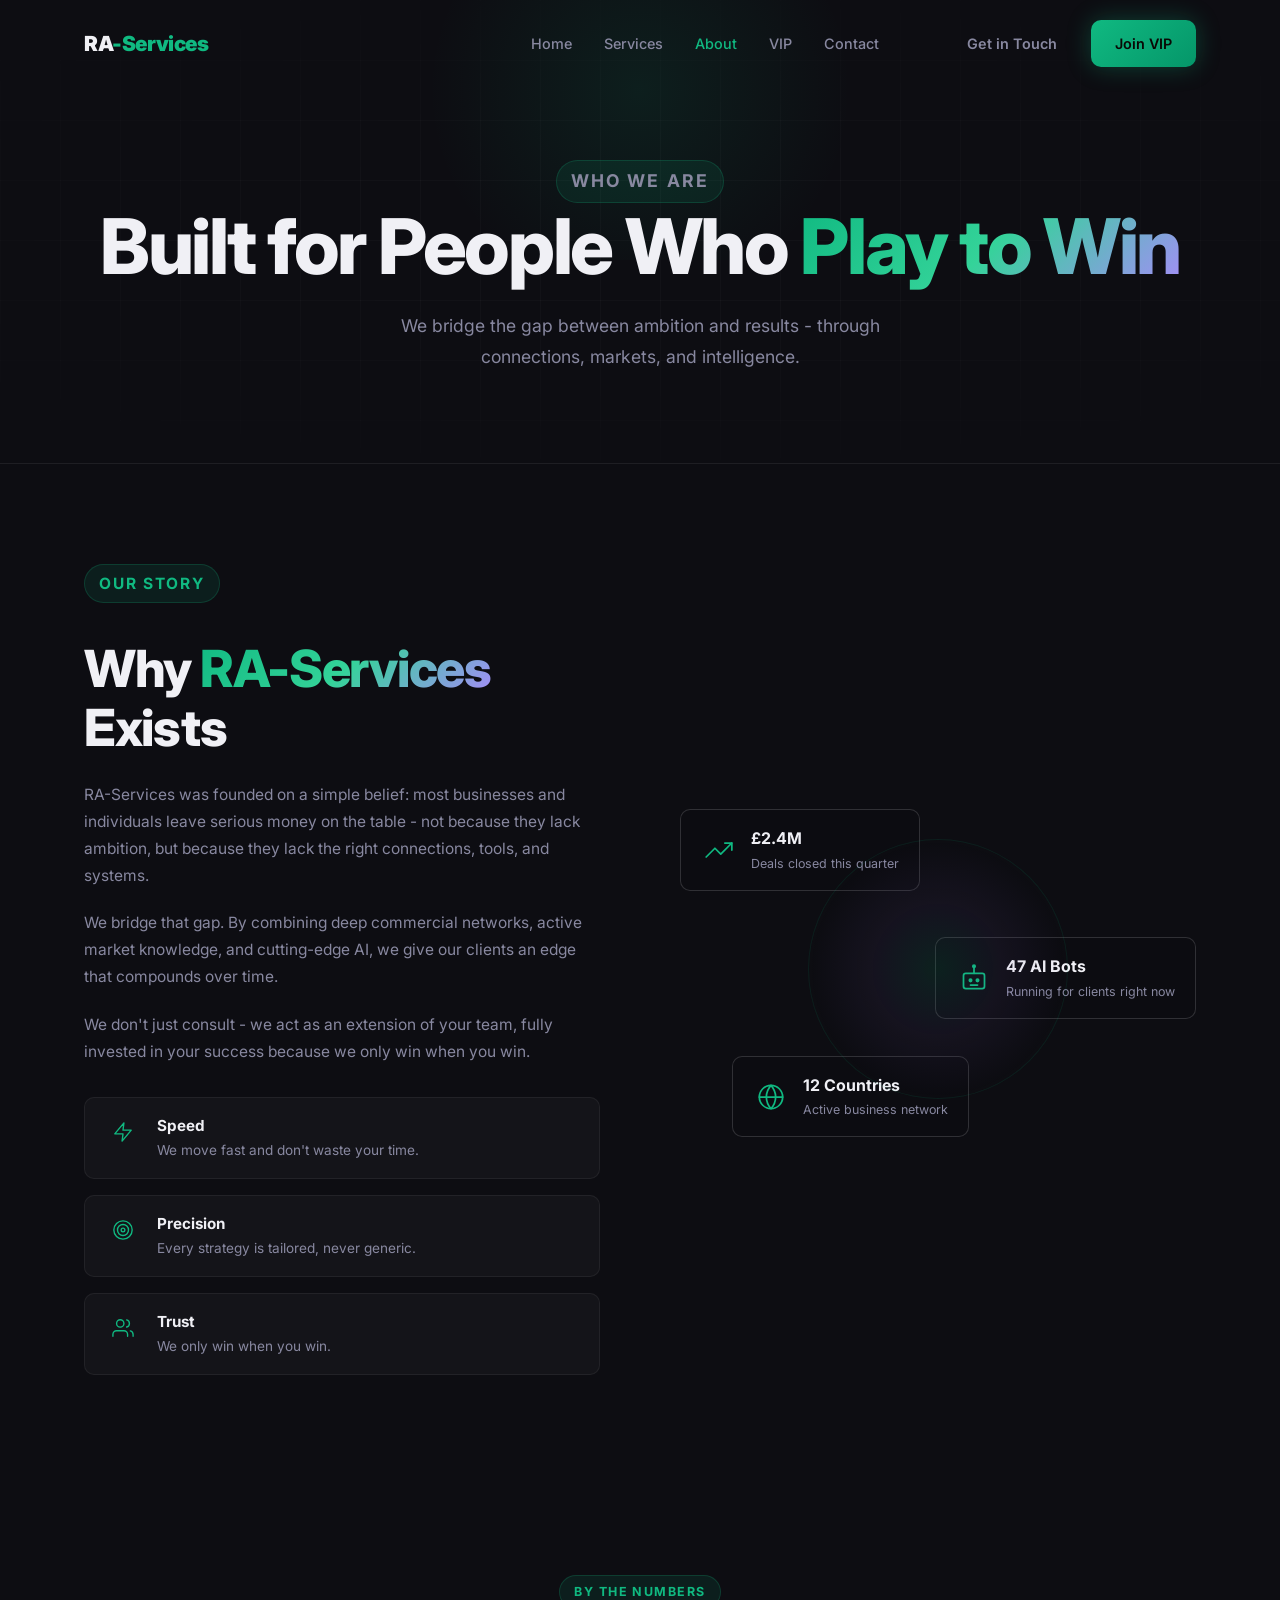
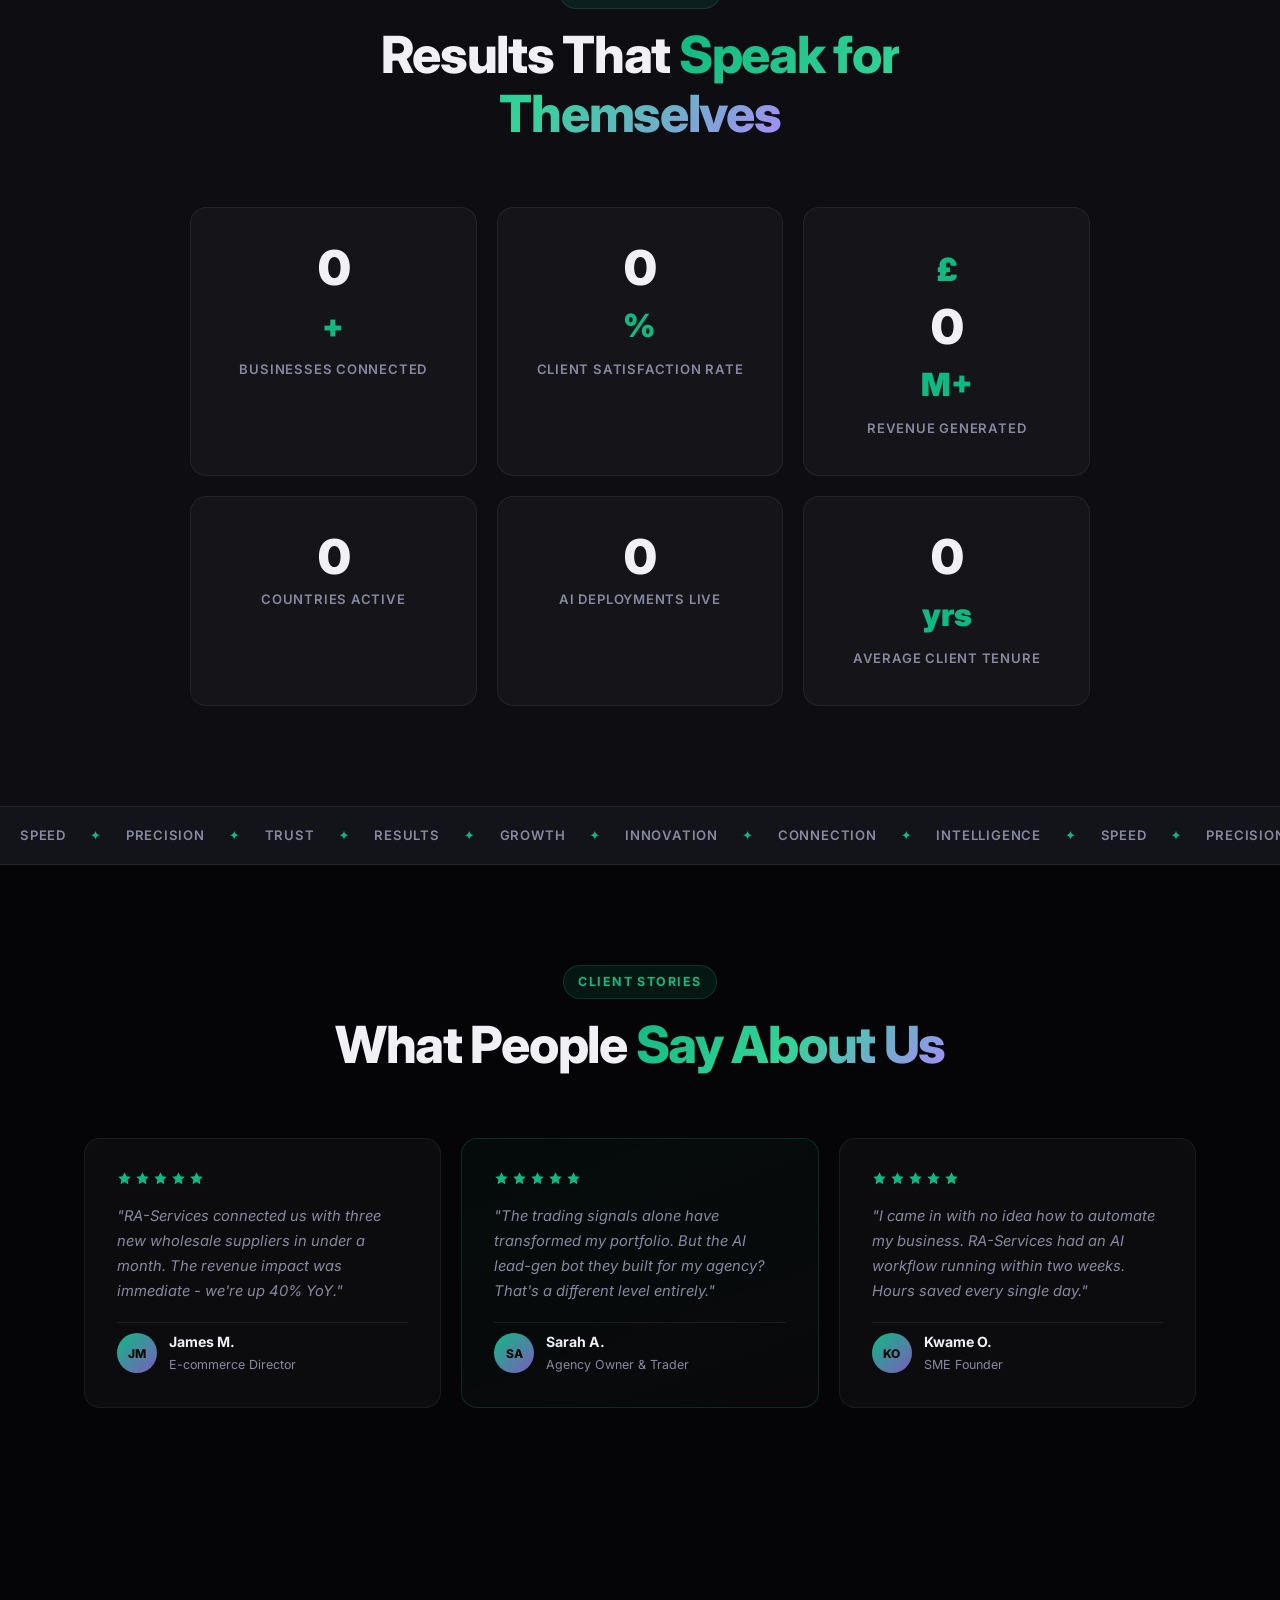
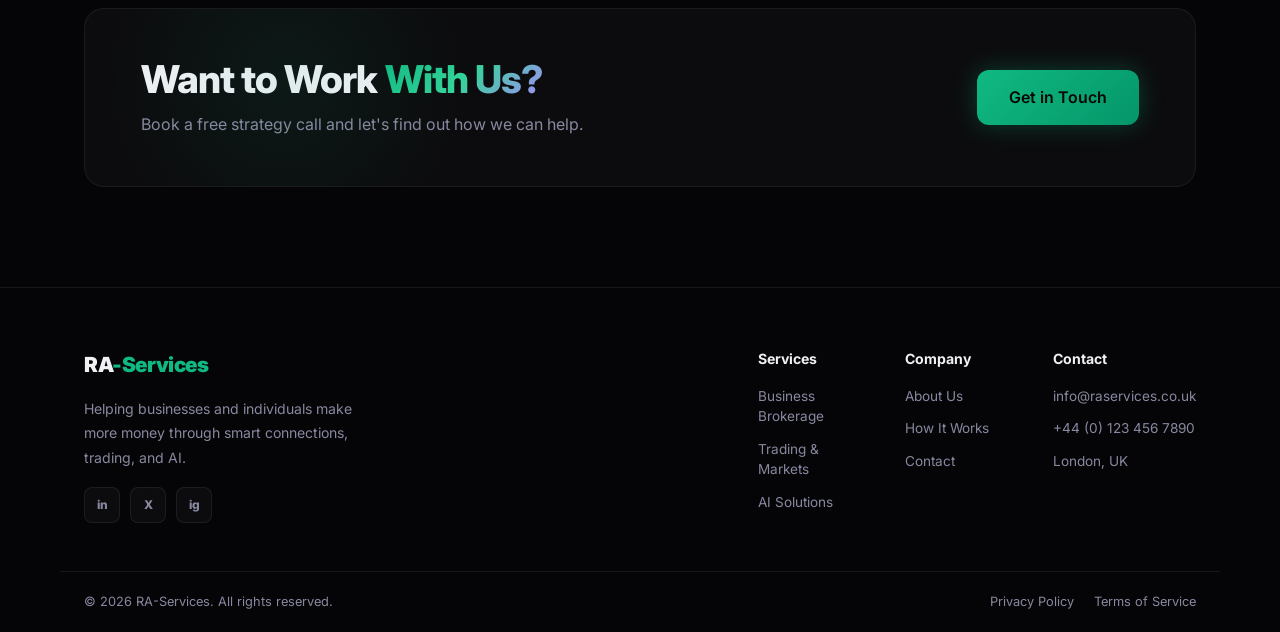
<file: about.html>
<!DOCTYPE html>
<html lang="en">
<head>
  <meta charset="UTF-8" />
  <meta name="viewport" content="width=device-width, initial-scale=1.0" />
  <title>About | RA-Services</title>
  <link rel="stylesheet" href="styles.css" />
  <link rel="preconnect" href="https://fonts.googleapis.com" />
  <link rel="preconnect" href="https://fonts.gstatic.com" crossorigin />
  <link href="https://fonts.googleapis.com/css2?family=Inter:wght@300;400;500;600;700;800;900&display=swap" rel="stylesheet" />
</head>
<body>

  <!-- NAV -->
  <nav class="nav scrolled" id="nav">
    <div class="nav-inner container">
      <a href="index.html" class="logo">RA<span>-Services</span></a>
      <ul class="nav-links">
        <li><a href="index.html">Home</a></li>
        <li><a href="services.html">Services</a></li>
        <li><a href="about.html" class="active">About</a></li>
        <li><a href="vip.html">VIP</a></li>
        <li><a href="contact.html">Contact</a></li>
      </ul>
      <div class="nav-actions">
        <a href="contact.html" class="btn btn-ghost">Get in Touch</a>
        <a href="vip.html" class="btn btn-primary">Join VIP</a>
      </div>
      <button class="hamburger" id="hamburger" aria-label="Menu">
        <span></span><span></span><span></span>
      </button>
    </div>
    <div class="mobile-menu" id="mobileMenu">
      <a href="index.html">Home</a>
      <a href="services.html">Services</a>
      <a href="about.html">About</a>
      <a href="vip.html">VIP</a>
      <a href="contact.html">Contact</a>
      <a href="vip.html" class="btn btn-primary">Join VIP</a>
    </div>
  </nav>

  <!-- PAGE HERO -->
  <section class="page-hero">
    <div class="page-hero-glow"></div>
    <div class="grid-overlay"></div>
    <div class="container">
      <p class="section-tag">Who We Are</p>
      <h1>Built for People Who <span class="gradient-text">Play to Win</span></h1>
      <p>We bridge the gap between ambition and results - through connections, markets, and intelligence.</p>
    </div>
  </section>

  <!-- ABOUT MAIN -->
  <section class="about section" id="about">
    <div class="container about-inner">
      <div class="about-text">
        <p class="section-tag">Our Story</p>
        <h2>Why <span class="gradient-text">RA-Services</span> Exists</h2>
        <p>RA-Services was founded on a simple belief: most businesses and individuals leave serious money on the table - not because they lack ambition, but because they lack the right connections, tools, and systems.</p>
        <p>We bridge that gap. By combining deep commercial networks, active market knowledge, and cutting-edge AI, we give our clients an edge that compounds over time.</p>
        <p>We don't just consult - we act as an extension of your team, fully invested in your success because we only win when you win.</p>
        <div class="about-pillars">
          <div class="pillar">
            <div class="pillar-icon"><svg viewBox="0 0 24 24" fill="none" stroke="currentColor" stroke-width="1.5" stroke-linecap="round" stroke-linejoin="round"><path d="M13 2L3 14h9l-1 8 10-12h-9l1-8z"/></svg></div>
            <div>
              <strong>Speed</strong>
              <span>We move fast and don't waste your time.</span>
            </div>
          </div>
          <div class="pillar">
            <div class="pillar-icon"><svg viewBox="0 0 24 24" fill="none" stroke="currentColor" stroke-width="1.5" stroke-linecap="round" stroke-linejoin="round"><circle cx="12" cy="12" r="10"/><circle cx="12" cy="12" r="6"/><circle cx="12" cy="12" r="2"/></svg></div>
            <div>
              <strong>Precision</strong>
              <span>Every strategy is tailored, never generic.</span>
            </div>
          </div>
          <div class="pillar">
            <div class="pillar-icon"><svg viewBox="0 0 24 24" fill="none" stroke="currentColor" stroke-width="1.5" stroke-linecap="round" stroke-linejoin="round"><path d="M17 21v-2a4 4 0 00-4-4H5a4 4 0 00-4 4v2"/><circle cx="9" cy="7" r="4"/><path d="M23 21v-2a4 4 0 00-3-3.87"/><path d="M16 3.13a4 4 0 010 7.75"/></svg></div>
            <div>
              <strong>Trust</strong>
              <span>We only win when you win.</span>
            </div>
          </div>
        </div>
      </div>
      <div class="about-visual">
        <div class="visual-card vc-1">
          <div class="vc-icon"><svg viewBox="0 0 24 24" fill="none" stroke="currentColor" stroke-width="1.5" stroke-linecap="round" stroke-linejoin="round"><polyline points="23 6 13.5 15.5 8.5 10.5 1 18"/><polyline points="17 6 23 6 23 12"/></svg></div>
          <div class="vc-text">
            <strong>£2.4M</strong>
            <span>Deals closed this quarter</span>
          </div>
        </div>
        <div class="visual-card vc-2">
          <div class="vc-icon"><svg viewBox="0 0 24 24" fill="none" stroke="currentColor" stroke-width="1.5" stroke-linecap="round" stroke-linejoin="round"><rect x="3" y="8" width="18" height="13" rx="2"/><path d="M12 2v6"/><circle cx="12" cy="2" r="1" fill="currentColor"/><circle cx="9" cy="14" r="1" fill="currentColor"/><circle cx="15" cy="14" r="1" fill="currentColor"/><line x1="9" y1="18" x2="15" y2="18"/></svg></div>
          <div class="vc-text">
            <strong>47 AI Bots</strong>
            <span>Running for clients right now</span>
          </div>
        </div>
        <div class="visual-card vc-3">
          <div class="vc-icon"><svg viewBox="0 0 24 24" fill="none" stroke="currentColor" stroke-width="1.5" stroke-linecap="round" stroke-linejoin="round"><circle cx="12" cy="12" r="10"/><line x1="2" y1="12" x2="22" y2="12"/><path d="M12 2a15.3 15.3 0 014 10 15.3 15.3 0 01-4 10 15.3 15.3 0 01-4-10 15.3 15.3 0 014-10z"/></svg></div>
          <div class="vc-text">
            <strong>12 Countries</strong>
            <span>Active business network</span>
          </div>
        </div>
        <div class="visual-orb"></div>
      </div>
    </div>
  </section>

  <!-- STATS -->
  <section class="stats-section section" style="background: var(--bg-2);">
    <div class="container">
      <div class="section-header">
        <p class="section-tag">By the Numbers</p>
        <h2>Results That <span class="gradient-text">Speak for Themselves</span></h2>
      </div>
      <div class="stats-grid">
        <div class="stat-card">
          <span class="stat-card-num" data-target="200">0</span><span class="stat-card-suf">+</span>
          <span class="stat-card-label">Businesses Connected</span>
        </div>
        <div class="stat-card">
          <span class="stat-card-num" data-target="94">0</span><span class="stat-card-suf">%</span>
          <span class="stat-card-label">Client Satisfaction Rate</span>
        </div>
        <div class="stat-card">
          <span class="stat-card-pre">£</span><span class="stat-card-num" data-target="12">0</span><span class="stat-card-suf">M+</span>
          <span class="stat-card-label">Revenue Generated</span>
        </div>
        <div class="stat-card">
          <span class="stat-card-num" data-target="12">0</span>
          <span class="stat-card-label">Countries Active</span>
        </div>
        <div class="stat-card">
          <span class="stat-card-num" data-target="47">0</span>
          <span class="stat-card-label">AI Deployments Live</span>
        </div>
        <div class="stat-card">
          <span class="stat-card-num" data-target="3">0</span><span class="stat-card-suf">yrs</span>
          <span class="stat-card-label">Average Client Tenure</span>
        </div>
      </div>
    </div>
  </section>

  <!-- MARQUEE -->
  <div class="marquee-strip">
    <div class="marquee-track">
      <span>Speed</span><span class="sep">✦</span>
      <span>Precision</span><span class="sep">✦</span>
      <span>Trust</span><span class="sep">✦</span>
      <span>Results</span><span class="sep">✦</span>
      <span>Growth</span><span class="sep">✦</span>
      <span>Innovation</span><span class="sep">✦</span>
      <span>Connection</span><span class="sep">✦</span>
      <span>Intelligence</span><span class="sep">✦</span>
      <span>Speed</span><span class="sep">✦</span>
      <span>Precision</span><span class="sep">✦</span>
      <span>Trust</span><span class="sep">✦</span>
      <span>Results</span><span class="sep">✦</span>
      <span>Growth</span><span class="sep">✦</span>
      <span>Innovation</span><span class="sep">✦</span>
      <span>Connection</span><span class="sep">✦</span>
      <span>Intelligence</span><span class="sep">✦</span>
    </div>
  </div>

  <!-- TESTIMONIALS -->
  <section class="testimonials section">
    <div class="container">
      <div class="section-header">
        <p class="section-tag">Client Stories</p>
        <h2>What People <span class="gradient-text">Say About Us</span></h2>
      </div>
      <div class="testi-grid">
        <div class="testi-card">
          <div class="stars"><svg viewBox="0 0 24 24" fill="currentColor" stroke="none"><polygon points="12 2 15.09 8.26 22 9.27 17 14.14 18.18 21.02 12 17.77 5.82 21.02 7 14.14 2 9.27 8.91 8.26 12 2"/></svg><svg viewBox="0 0 24 24" fill="currentColor" stroke="none"><polygon points="12 2 15.09 8.26 22 9.27 17 14.14 18.18 21.02 12 17.77 5.82 21.02 7 14.14 2 9.27 8.91 8.26 12 2"/></svg><svg viewBox="0 0 24 24" fill="currentColor" stroke="none"><polygon points="12 2 15.09 8.26 22 9.27 17 14.14 18.18 21.02 12 17.77 5.82 21.02 7 14.14 2 9.27 8.91 8.26 12 2"/></svg><svg viewBox="0 0 24 24" fill="currentColor" stroke="none"><polygon points="12 2 15.09 8.26 22 9.27 17 14.14 18.18 21.02 12 17.77 5.82 21.02 7 14.14 2 9.27 8.91 8.26 12 2"/></svg><svg viewBox="0 0 24 24" fill="currentColor" stroke="none"><polygon points="12 2 15.09 8.26 22 9.27 17 14.14 18.18 21.02 12 17.77 5.82 21.02 7 14.14 2 9.27 8.91 8.26 12 2"/></svg></div>
          <p>"RA-Services connected us with three new wholesale suppliers in under a month. The revenue impact was immediate - we're up 40% YoY."</p>
          <div class="testi-author">
            <div class="avatar">JM</div>
            <div><strong>James M.</strong><span>E-commerce Director</span></div>
          </div>
        </div>
        <div class="testi-card testi-featured">
          <div class="stars"><svg viewBox="0 0 24 24" fill="currentColor" stroke="none"><polygon points="12 2 15.09 8.26 22 9.27 17 14.14 18.18 21.02 12 17.77 5.82 21.02 7 14.14 2 9.27 8.91 8.26 12 2"/></svg><svg viewBox="0 0 24 24" fill="currentColor" stroke="none"><polygon points="12 2 15.09 8.26 22 9.27 17 14.14 18.18 21.02 12 17.77 5.82 21.02 7 14.14 2 9.27 8.91 8.26 12 2"/></svg><svg viewBox="0 0 24 24" fill="currentColor" stroke="none"><polygon points="12 2 15.09 8.26 22 9.27 17 14.14 18.18 21.02 12 17.77 5.82 21.02 7 14.14 2 9.27 8.91 8.26 12 2"/></svg><svg viewBox="0 0 24 24" fill="currentColor" stroke="none"><polygon points="12 2 15.09 8.26 22 9.27 17 14.14 18.18 21.02 12 17.77 5.82 21.02 7 14.14 2 9.27 8.91 8.26 12 2"/></svg><svg viewBox="0 0 24 24" fill="currentColor" stroke="none"><polygon points="12 2 15.09 8.26 22 9.27 17 14.14 18.18 21.02 12 17.77 5.82 21.02 7 14.14 2 9.27 8.91 8.26 12 2"/></svg></div>
          <p>"The trading signals alone have transformed my portfolio. But the AI lead-gen bot they built for my agency? That's a different level entirely."</p>
          <div class="testi-author">
            <div class="avatar">SA</div>
            <div><strong>Sarah A.</strong><span>Agency Owner &amp; Trader</span></div>
          </div>
        </div>
        <div class="testi-card">
          <div class="stars"><svg viewBox="0 0 24 24" fill="currentColor" stroke="none"><polygon points="12 2 15.09 8.26 22 9.27 17 14.14 18.18 21.02 12 17.77 5.82 21.02 7 14.14 2 9.27 8.91 8.26 12 2"/></svg><svg viewBox="0 0 24 24" fill="currentColor" stroke="none"><polygon points="12 2 15.09 8.26 22 9.27 17 14.14 18.18 21.02 12 17.77 5.82 21.02 7 14.14 2 9.27 8.91 8.26 12 2"/></svg><svg viewBox="0 0 24 24" fill="currentColor" stroke="none"><polygon points="12 2 15.09 8.26 22 9.27 17 14.14 18.18 21.02 12 17.77 5.82 21.02 7 14.14 2 9.27 8.91 8.26 12 2"/></svg><svg viewBox="0 0 24 24" fill="currentColor" stroke="none"><polygon points="12 2 15.09 8.26 22 9.27 17 14.14 18.18 21.02 12 17.77 5.82 21.02 7 14.14 2 9.27 8.91 8.26 12 2"/></svg><svg viewBox="0 0 24 24" fill="currentColor" stroke="none"><polygon points="12 2 15.09 8.26 22 9.27 17 14.14 18.18 21.02 12 17.77 5.82 21.02 7 14.14 2 9.27 8.91 8.26 12 2"/></svg></div>
          <p>"I came in with no idea how to automate my business. RA-Services had an AI workflow running within two weeks. Hours saved every single day."</p>
          <div class="testi-author">
            <div class="avatar">KO</div>
            <div><strong>Kwame O.</strong><span>SME Founder</span></div>
          </div>
        </div>
      </div>
    </div>
  </section>

  <!-- CTA BANNER -->
  <section class="cta-banner section">
    <div class="container">
      <div class="cta-banner-inner">
        <div class="cta-banner-glow"></div>
        <div class="cta-banner-text">
          <h2>Want to Work <span class="gradient-text">With Us?</span></h2>
          <p>Book a free strategy call and let's find out how we can help.</p>
        </div>
        <a href="contact.html" class="btn btn-primary btn-lg">Get in Touch</a>
      </div>
    </div>
  </section>

  <!-- FOOTER -->
  <footer class="footer">
    <div class="container footer-inner">
      <div class="footer-brand">
        <a href="index.html" class="logo">RA<span>-Services</span></a>
        <p>Helping businesses and individuals make more money through smart connections, trading, and AI.</p>
        <div class="social-links">
          <a href="#" aria-label="LinkedIn">in</a>
          <a href="#" aria-label="Twitter">X</a>
          <a href="#" aria-label="Instagram">ig</a>
        </div>
      </div>
      <div class="footer-links">
        <div class="footer-col">
          <strong>Services</strong>
          <a href="services.html#brokerage">Business Brokerage</a>
          <a href="services.html#trading">Trading &amp; Markets</a>
          <a href="services.html#ai">AI Solutions</a>
        </div>
        <div class="footer-col">
          <strong>Company</strong>
          <a href="about.html">About Us</a>
          <a href="services.html#how">How It Works</a>
          <a href="contact.html">Contact</a>
        </div>
        <div class="footer-col">
          <strong>Contact</strong>
          <a href="mailto:info@raservices.co.uk">info@raservices.co.uk</a>
          <a href="tel:+441234567890">+44 (0) 123 456 7890</a>
          <span>London, UK</span>
        </div>
      </div>
    </div>
    <div class="footer-bottom container">
      <span>© 2026 RA-Services. All rights reserved.</span>
      <div class="footer-legal">
        <a href="#">Privacy Policy</a>
        <a href="#">Terms of Service</a>
      </div>
    </div>
  </footer>

  <script src="script.js"></script>
</body>
</html>
</file>
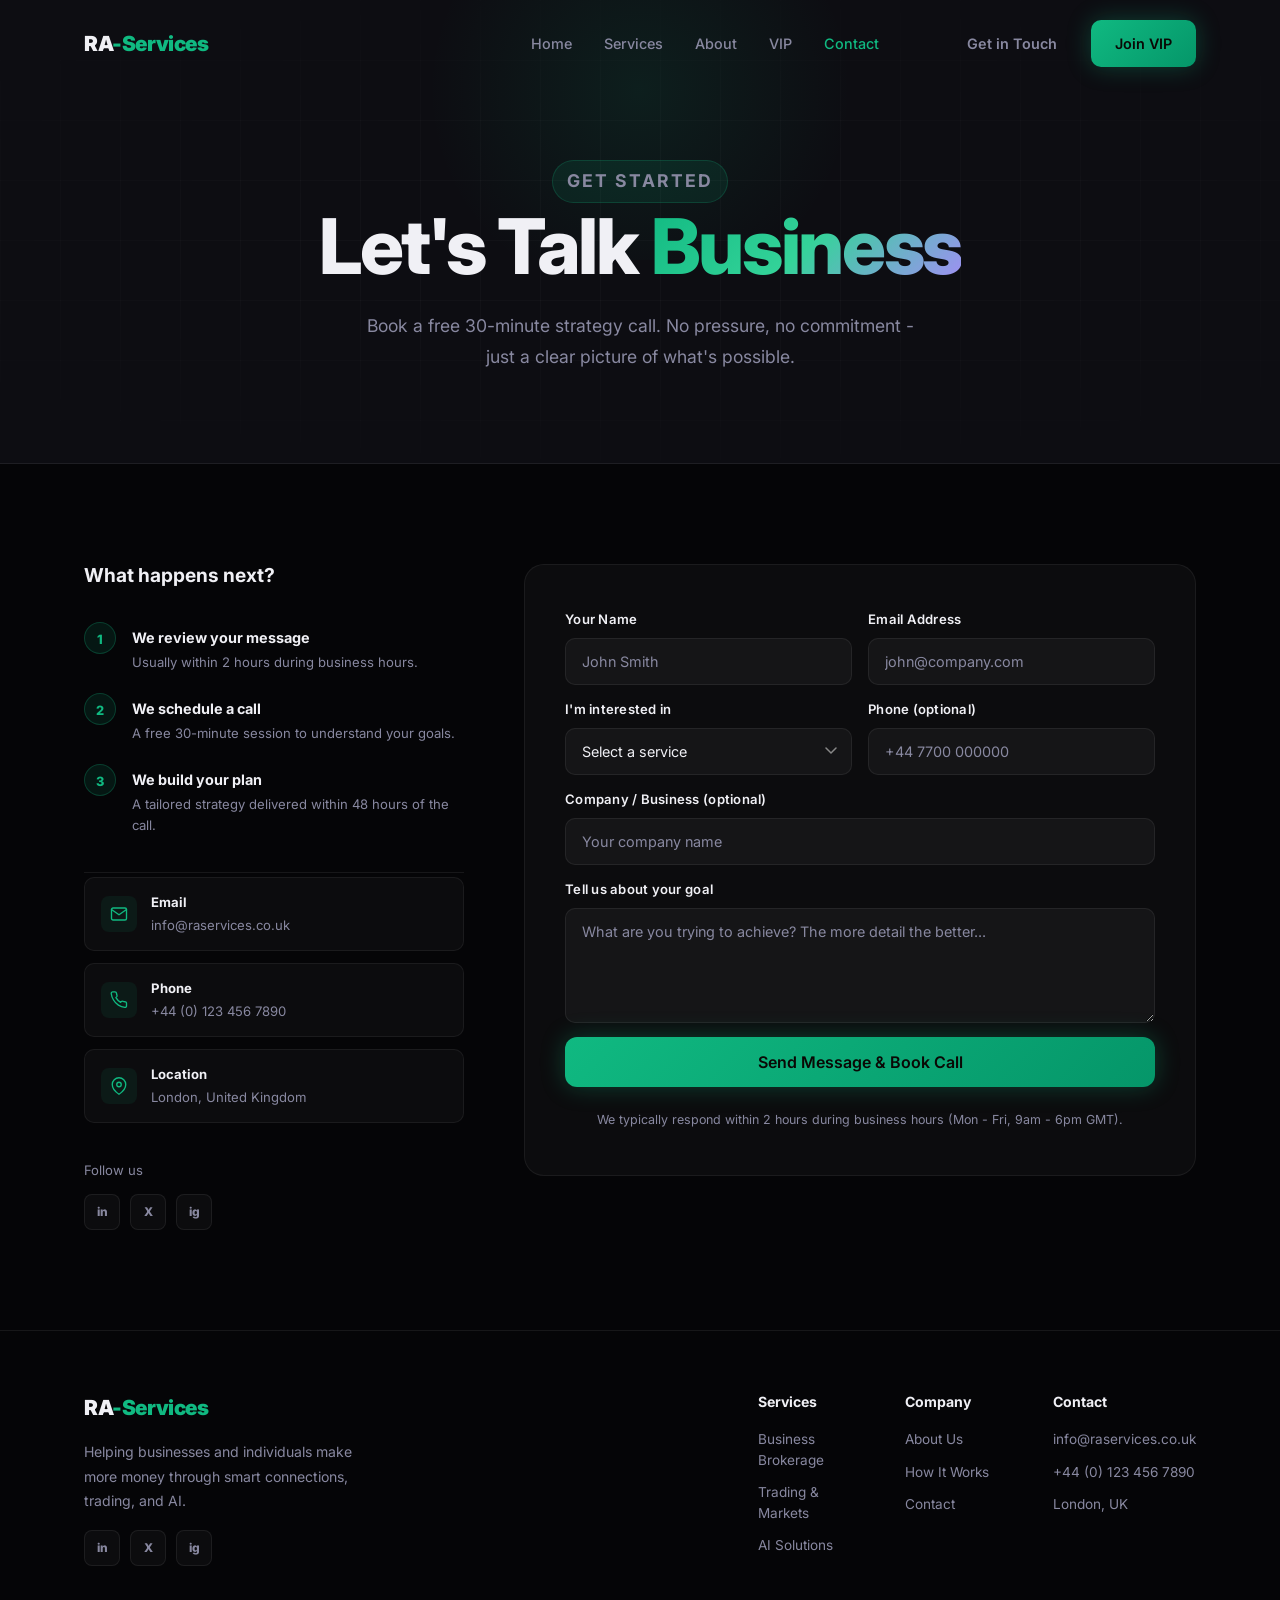
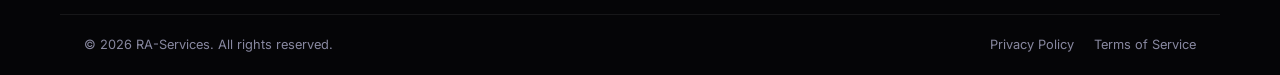
<file: contact.html>
<!DOCTYPE html>
<html lang="en">
<head>
  <meta charset="UTF-8" />
  <meta name="viewport" content="width=device-width, initial-scale=1.0" />
  <title>Contact | RA-Services</title>
  <link rel="stylesheet" href="styles.css" />
  <link rel="preconnect" href="https://fonts.googleapis.com" />
  <link rel="preconnect" href="https://fonts.gstatic.com" crossorigin />
  <link href="https://fonts.googleapis.com/css2?family=Inter:wght@300;400;500;600;700;800;900&display=swap" rel="stylesheet" />
</head>
<body>

  <!-- NAV -->
  <nav class="nav scrolled" id="nav">
    <div class="nav-inner container">
      <a href="index.html" class="logo">RA<span>-Services</span></a>
      <ul class="nav-links">
        <li><a href="index.html">Home</a></li>
        <li><a href="services.html">Services</a></li>
        <li><a href="about.html">About</a></li>
        <li><a href="vip.html">VIP</a></li>
        <li><a href="contact.html" class="active">Contact</a></li>
      </ul>
      <div class="nav-actions">
        <a href="contact.html" class="btn btn-ghost">Get in Touch</a>
        <a href="vip.html" class="btn btn-primary">Join VIP</a>
      </div>
      <button class="hamburger" id="hamburger" aria-label="Menu">
        <span></span><span></span><span></span>
      </button>
    </div>
    <div class="mobile-menu" id="mobileMenu">
      <a href="index.html">Home</a>
      <a href="services.html">Services</a>
      <a href="about.html">About</a>
      <a href="vip.html">VIP</a>
      <a href="contact.html">Contact</a>
      <a href="vip.html" class="btn btn-primary">Join VIP</a>
    </div>
  </nav>

  <!-- PAGE HERO -->
  <section class="page-hero">
    <div class="page-hero-glow"></div>
    <div class="grid-overlay"></div>
    <div class="container">
      <p class="section-tag">Get Started</p>
      <h1>Let's Talk <span class="gradient-text">Business</span></h1>
      <p>Book a free 30-minute strategy call. No pressure, no commitment - just a clear picture of what's possible.</p>
    </div>
  </section>

  <!-- CONTACT SECTION -->
  <section class="contact-page section">
    <div class="container contact-page-inner">

      <!-- Info sidebar -->
      <div class="contact-info">
        <h3>What happens next?</h3>
        <div class="contact-steps">
          <div class="contact-step">
            <div class="contact-step-num">1</div>
            <div>
              <strong>We review your message</strong>
              <span>Usually within 2 hours during business hours.</span>
            </div>
          </div>
          <div class="contact-step">
            <div class="contact-step-num">2</div>
            <div>
              <strong>We schedule a call</strong>
              <span>A free 30-minute session to understand your goals.</span>
            </div>
          </div>
          <div class="contact-step">
            <div class="contact-step-num">3</div>
            <div>
              <strong>We build your plan</strong>
              <span>A tailored strategy delivered within 48 hours of the call.</span>
            </div>
          </div>
        </div>

        <div class="contact-details">
          <a href="mailto:info@raservices.co.uk" class="contact-detail-item">
            <div class="contact-detail-icon"><svg viewBox="0 0 24 24" fill="none" stroke="currentColor" stroke-width="1.8" stroke-linecap="round" stroke-linejoin="round"><path d="M4 4h16c1.1 0 2 .9 2 2v12c0 1.1-.9 2-2 2H4c-1.1 0-2-.9-2-2V6c0-1.1.9-2 2-2z"/><polyline points="22,6 12,13 2,6"/></svg></div>
            <div>
              <strong>Email</strong>
              <span>info@raservices.co.uk</span>
            </div>
          </a>
          <a href="tel:+441234567890" class="contact-detail-item">
            <div class="contact-detail-icon"><svg viewBox="0 0 24 24" fill="none" stroke="currentColor" stroke-width="1.8" stroke-linecap="round" stroke-linejoin="round"><path d="M22 16.92v3a2 2 0 0 1-2.18 2 19.79 19.79 0 0 1-8.63-3.07A19.5 19.5 0 0 1 4.69 12 19.79 19.79 0 0 1 1.63 3.4 2 2 0 0 1 3.6 1.22h3a2 2 0 0 1 2 1.72c.127.96.361 1.903.7 2.81a2 2 0 0 1-.45 2.11L7.91 8.8a16 16 0 0 0 6.29 6.29l.96-.96a2 2 0 0 1 2.11-.45c.907.339 1.85.573 2.81.7A2 2 0 0 1 22 16.92z"/></svg></div>
            <div>
              <strong>Phone</strong>
              <span>+44 (0) 123 456 7890</span>
            </div>
          </a>
          <div class="contact-detail-item">
            <div class="contact-detail-icon"><svg viewBox="0 0 24 24" fill="none" stroke="currentColor" stroke-width="1.8" stroke-linecap="round" stroke-linejoin="round"><path d="M21 10c0 7-9 13-9 13s-9-6-9-13a9 9 0 0 1 18 0z"/><circle cx="12" cy="10" r="3"/></svg></div>
            <div>
              <strong>Location</strong>
              <span>London, United Kingdom</span>
            </div>
          </div>
        </div>

        <div class="contact-social">
          <p>Follow us</p>
          <div class="social-links">
            <a href="#" aria-label="LinkedIn">in</a>
            <a href="#" aria-label="Twitter">X</a>
            <a href="#" aria-label="Instagram">ig</a>
          </div>
        </div>
      </div>

      <!-- Form -->
      <div class="contact-form-wrap">
        <form class="contact-form" id="contactForm">
          <div class="form-row">
            <div class="form-group">
              <label>Your Name</label>
              <input type="text" placeholder="John Smith" required />
            </div>
            <div class="form-group">
              <label>Email Address</label>
              <input type="email" placeholder="john@company.com" required />
            </div>
          </div>
          <div class="form-row">
            <div class="form-group">
              <label>I'm interested in</label>
              <select required>
                <option value="" disabled selected>Select a service</option>
                <option>Business Brokerage</option>
                <option>Trading &amp; Markets</option>
                <option>AI-Powered Solutions</option>
                <option>All Three / Not Sure</option>
              </select>
            </div>
            <div class="form-group">
              <label>Phone (optional)</label>
              <input type="tel" placeholder="+44 7700 000000" />
            </div>
          </div>
          <div class="form-group">
            <label>Company / Business (optional)</label>
            <input type="text" placeholder="Your company name" />
          </div>
          <div class="form-group">
            <label>Tell us about your goal</label>
            <textarea rows="5" placeholder="What are you trying to achieve? The more detail the better..." required></textarea>
          </div>
          <button type="submit" class="btn btn-primary btn-lg btn-full">Send Message &amp; Book Call</button>
          <p class="form-note">We typically respond within 2 hours during business hours (Mon - Fri, 9am - 6pm GMT).</p>
        </form>
      </div>

    </div>
  </section>

  <!-- FOOTER -->
  <footer class="footer">
    <div class="container footer-inner">
      <div class="footer-brand">
        <a href="index.html" class="logo">RA<span>-Services</span></a>
        <p>Helping businesses and individuals make more money through smart connections, trading, and AI.</p>
        <div class="social-links">
          <a href="#" aria-label="LinkedIn">in</a>
          <a href="#" aria-label="Twitter">X</a>
          <a href="#" aria-label="Instagram">ig</a>
        </div>
      </div>
      <div class="footer-links">
        <div class="footer-col">
          <strong>Services</strong>
          <a href="services.html#brokerage">Business Brokerage</a>
          <a href="services.html#trading">Trading &amp; Markets</a>
          <a href="services.html#ai">AI Solutions</a>
        </div>
        <div class="footer-col">
          <strong>Company</strong>
          <a href="about.html">About Us</a>
          <a href="services.html#how">How It Works</a>
          <a href="contact.html">Contact</a>
        </div>
        <div class="footer-col">
          <strong>Contact</strong>
          <a href="mailto:info@raservices.co.uk">info@raservices.co.uk</a>
          <a href="tel:+441234567890">+44 (0) 123 456 7890</a>
          <span>London, UK</span>
        </div>
      </div>
    </div>
    <div class="footer-bottom container">
      <span>© 2026 RA-Services. All rights reserved.</span>
      <div class="footer-legal">
        <a href="#">Privacy Policy</a>
        <a href="#">Terms of Service</a>
      </div>
    </div>
  </footer>

  <script src="script.js"></script>
</body>
</html>
</file>
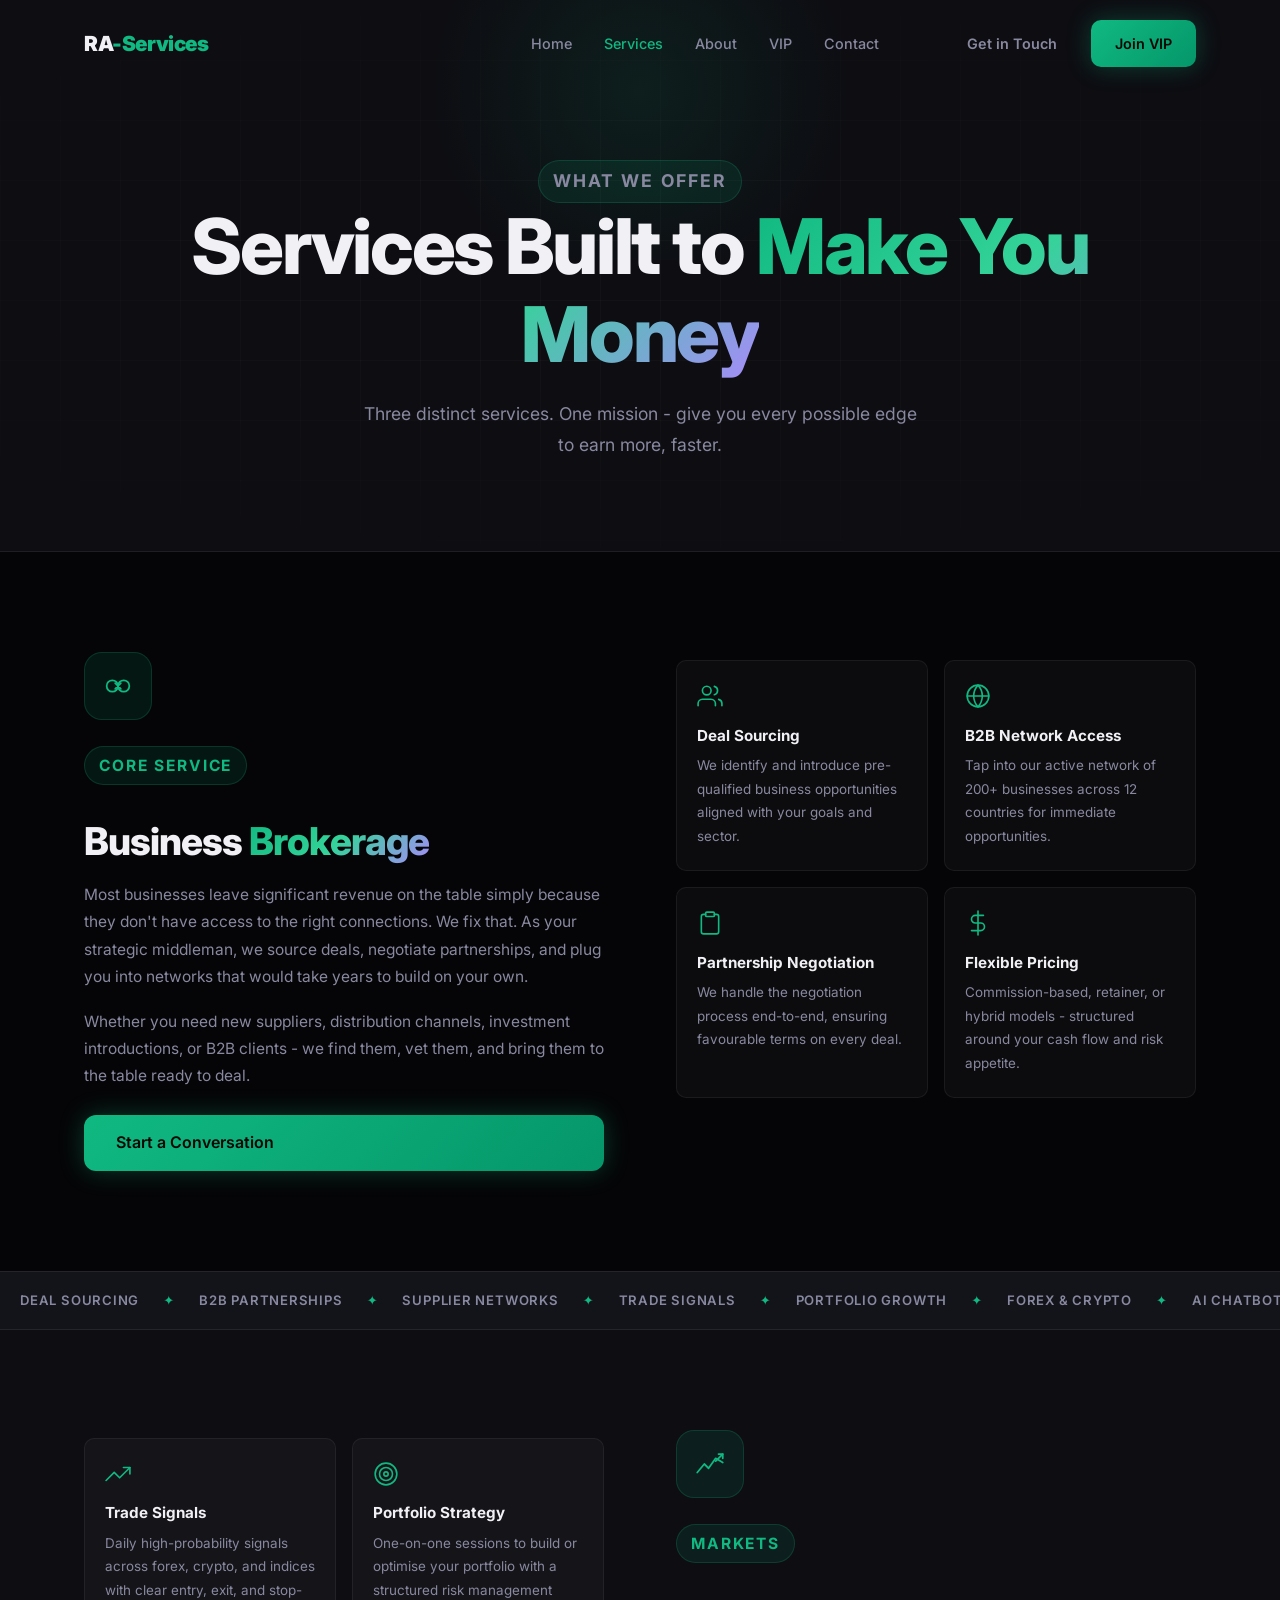
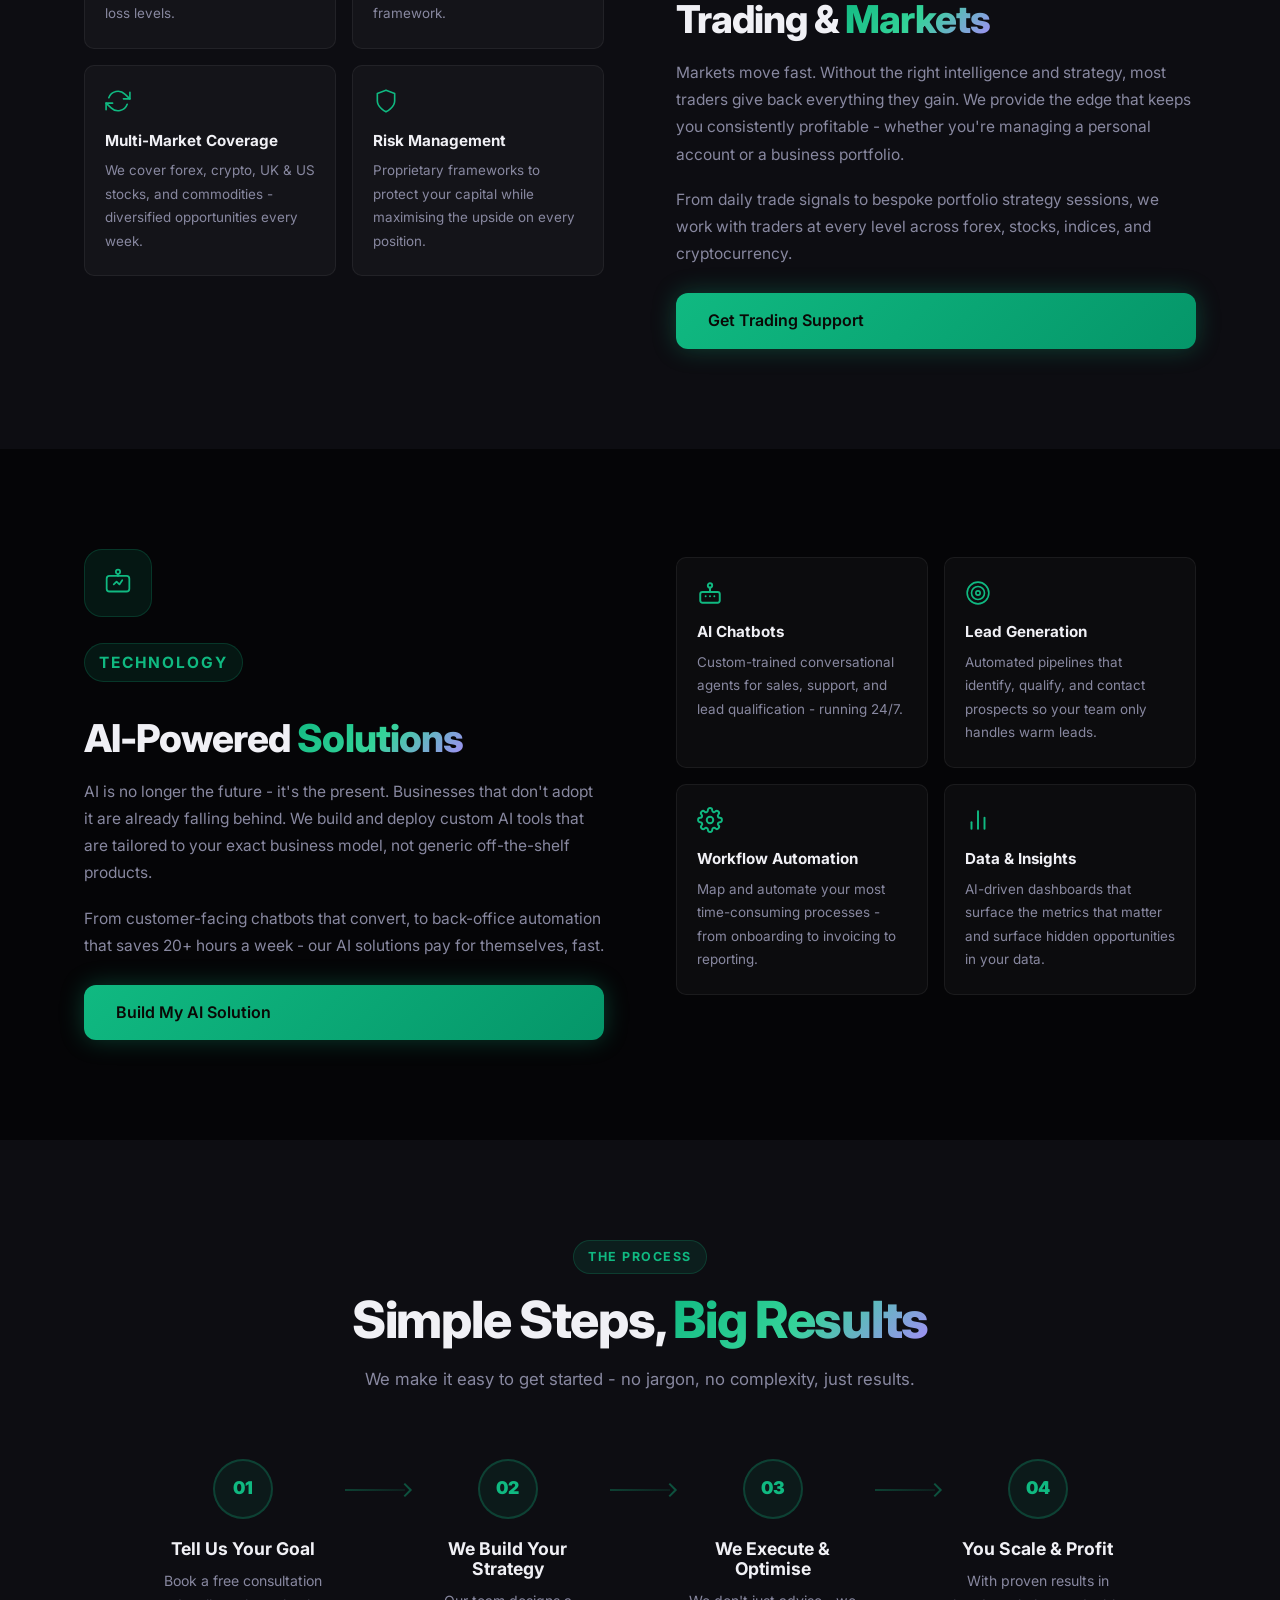
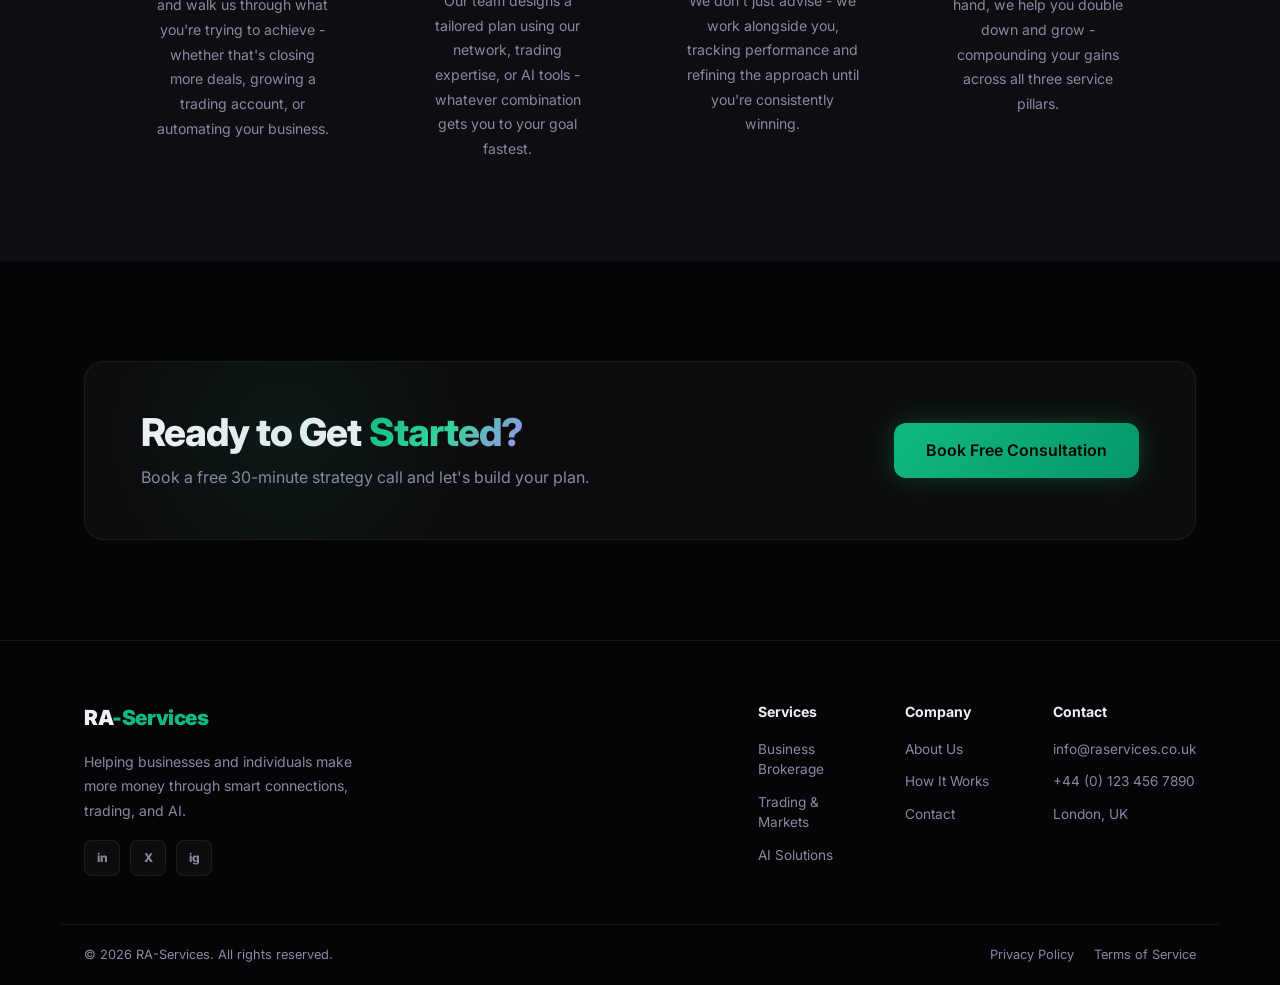
<file: services.html>
<!DOCTYPE html>
<html lang="en">
<head>
  <meta charset="UTF-8" />
  <meta name="viewport" content="width=device-width, initial-scale=1.0" />
  <title>Services | RA-Services</title>
  <link rel="stylesheet" href="styles.css" />
  <link rel="preconnect" href="https://fonts.googleapis.com" />
  <link rel="preconnect" href="https://fonts.gstatic.com" crossorigin />
  <link href="https://fonts.googleapis.com/css2?family=Inter:wght@300;400;500;600;700;800;900&display=swap" rel="stylesheet" />
</head>
<body>

  <!-- NAV -->
  <nav class="nav scrolled" id="nav">
    <div class="nav-inner container">
      <a href="index.html" class="logo">RA<span>-Services</span></a>
      <ul class="nav-links">
        <li><a href="index.html">Home</a></li>
        <li><a href="services.html" class="active">Services</a></li>
        <li><a href="about.html">About</a></li>
        <li><a href="vip.html">VIP</a></li>
        <li><a href="contact.html">Contact</a></li>
      </ul>
      <div class="nav-actions">
        <a href="contact.html" class="btn btn-ghost">Get in Touch</a>
        <a href="vip.html" class="btn btn-primary">Join VIP</a>
      </div>
      <button class="hamburger" id="hamburger" aria-label="Menu">
        <span></span><span></span><span></span>
      </button>
    </div>
    <div class="mobile-menu" id="mobileMenu">
      <a href="index.html">Home</a>
      <a href="services.html">Services</a>
      <a href="about.html">About</a>
      <a href="vip.html">VIP</a>
      <a href="contact.html">Contact</a>
      <a href="vip.html" class="btn btn-primary">Join VIP</a>
    </div>
  </nav>

  <!-- PAGE HERO -->
  <section class="page-hero">
    <div class="page-hero-glow"></div>
    <div class="grid-overlay"></div>
    <div class="container">
      <p class="section-tag">What We Offer</p>
      <h1>Services Built to <span class="gradient-text">Make You Money</span></h1>
      <p>Three distinct services. One mission - give you every possible edge to earn more, faster.</p>
    </div>
  </section>

  <!-- BROKERAGE -->
  <section class="service-detail section" id="brokerage">
    <div class="container service-detail-inner">
      <div class="service-detail-text">
        <div class="service-icon service-icon-lg">
          <svg viewBox="0 0 48 48" fill="none"><circle cx="16" cy="24" r="8" stroke="currentColor" stroke-width="2.5"/><circle cx="32" cy="24" r="8" stroke="currentColor" stroke-width="2.5"/><path d="M20 20l8 8M20 28l8-8" stroke="currentColor" stroke-width="2.5" stroke-linecap="round"/></svg>
        </div>
        <p class="section-tag">Core Service</p>
        <h2>Business <span class="gradient-text">Brokerage</span></h2>
        <p>Most businesses leave significant revenue on the table simply because they don't have access to the right connections. We fix that. As your strategic middleman, we source deals, negotiate partnerships, and plug you into networks that would take years to build on your own.</p>
        <p>Whether you need new suppliers, distribution channels, investment introductions, or B2B clients - we find them, vet them, and bring them to the table ready to deal.</p>
        <a href="contact.html" class="btn btn-primary btn-lg" style="margin-top:8px;">Start a Conversation</a>
      </div>
      <div class="service-detail-features">
        <div class="feature-card">
          <div class="feature-icon"><svg viewBox="0 0 24 24" fill="none" stroke="currentColor" stroke-width="1.5" stroke-linecap="round" stroke-linejoin="round"><path d="M17 21v-2a4 4 0 00-4-4H5a4 4 0 00-4 4v2"/><circle cx="9" cy="7" r="4"/><path d="M23 21v-2a4 4 0 00-3-3.87"/><path d="M16 3.13a4 4 0 010 7.75"/></svg></div>
          <h4>Deal Sourcing</h4>
          <p>We identify and introduce pre-qualified business opportunities aligned with your goals and sector.</p>
        </div>
        <div class="feature-card">
          <div class="feature-icon"><svg viewBox="0 0 24 24" fill="none" stroke="currentColor" stroke-width="1.5" stroke-linecap="round" stroke-linejoin="round"><circle cx="12" cy="12" r="10"/><line x1="2" y1="12" x2="22" y2="12"/><path d="M12 2a15.3 15.3 0 014 10 15.3 15.3 0 01-4 10 15.3 15.3 0 01-4-10 15.3 15.3 0 014-10z"/></svg></div>
          <h4>B2B Network Access</h4>
          <p>Tap into our active network of 200+ businesses across 12 countries for immediate opportunities.</p>
        </div>
        <div class="feature-card">
          <div class="feature-icon"><svg viewBox="0 0 24 24" fill="none" stroke="currentColor" stroke-width="1.5" stroke-linecap="round" stroke-linejoin="round"><path d="M16 4h2a2 2 0 012 2v14a2 2 0 01-2 2H6a2 2 0 01-2-2V6a2 2 0 012-2h2"/><rect x="8" y="2" width="8" height="4" rx="1" ry="1"/></svg></div>
          <h4>Partnership Negotiation</h4>
          <p>We handle the negotiation process end-to-end, ensuring favourable terms on every deal.</p>
        </div>
        <div class="feature-card">
          <div class="feature-icon"><svg viewBox="0 0 24 24" fill="none" stroke="currentColor" stroke-width="1.5" stroke-linecap="round" stroke-linejoin="round"><line x1="12" y1="1" x2="12" y2="23"/><path d="M17 5H9.5a3.5 3.5 0 000 7h5a3.5 3.5 0 010 7H6"/></svg></div>
          <h4>Flexible Pricing</h4>
          <p>Commission-based, retainer, or hybrid models - structured around your cash flow and risk appetite.</p>
        </div>
      </div>
    </div>
  </section>

  <!-- MARQUEE -->
  <div class="marquee-strip">
    <div class="marquee-track">
      <span>Deal Sourcing</span><span class="sep">✦</span>
      <span>B2B Partnerships</span><span class="sep">✦</span>
      <span>Supplier Networks</span><span class="sep">✦</span>
      <span>Trade Signals</span><span class="sep">✦</span>
      <span>Portfolio Growth</span><span class="sep">✦</span>
      <span>Forex &amp; Crypto</span><span class="sep">✦</span>
      <span>AI Chatbots</span><span class="sep">✦</span>
      <span>Lead Generation</span><span class="sep">✦</span>
      <span>Workflow Automation</span><span class="sep">✦</span>
      <span>Revenue Optimisation</span><span class="sep">✦</span>
      <span>Deal Sourcing</span><span class="sep">✦</span>
      <span>B2B Partnerships</span><span class="sep">✦</span>
      <span>Supplier Networks</span><span class="sep">✦</span>
      <span>Trade Signals</span><span class="sep">✦</span>
      <span>Portfolio Growth</span><span class="sep">✦</span>
      <span>Forex &amp; Crypto</span><span class="sep">✦</span>
      <span>AI Chatbots</span><span class="sep">✦</span>
      <span>Lead Generation</span><span class="sep">✦</span>
      <span>Workflow Automation</span><span class="sep">✦</span>
      <span>Revenue Optimisation</span><span class="sep">✦</span>
    </div>
  </div>

  <!-- TRADING -->
  <section class="service-detail service-detail-alt section" id="trading">
    <div class="container service-detail-inner reverse">
      <div class="service-detail-text">
        <div class="service-icon service-icon-lg">
          <svg viewBox="0 0 48 48" fill="none"><polyline points="6,36 16,24 22,30 32,16 42,22" stroke="currentColor" stroke-width="2.5" stroke-linecap="round" stroke-linejoin="round"/><path d="M36 10h6v6" stroke="currentColor" stroke-width="2.5" stroke-linecap="round" stroke-linejoin="round"/><path d="M42 10l-10 10" stroke="currentColor" stroke-width="2.5" stroke-linecap="round"/></svg>
        </div>
        <p class="section-tag">Markets</p>
        <h2>Trading &amp; <span class="gradient-text">Markets</span></h2>
        <p>Markets move fast. Without the right intelligence and strategy, most traders give back everything they gain. We provide the edge that keeps you consistently profitable - whether you're managing a personal account or a business portfolio.</p>
        <p>From daily trade signals to bespoke portfolio strategy sessions, we work with traders at every level across forex, stocks, indices, and cryptocurrency.</p>
        <a href="contact.html" class="btn btn-primary btn-lg" style="margin-top:8px;">Get Trading Support</a>
      </div>
      <div class="service-detail-features">
        <div class="feature-card">
          <div class="feature-icon"><svg viewBox="0 0 24 24" fill="none" stroke="currentColor" stroke-width="1.5" stroke-linecap="round" stroke-linejoin="round"><polyline points="23 6 13.5 15.5 8.5 10.5 1 18"/><polyline points="17 6 23 6 23 12"/></svg></div>
          <h4>Trade Signals</h4>
          <p>Daily high-probability signals across forex, crypto, and indices with clear entry, exit, and stop-loss levels.</p>
        </div>
        <div class="feature-card">
          <div class="feature-icon"><svg viewBox="0 0 24 24" fill="none" stroke="currentColor" stroke-width="1.5" stroke-linecap="round" stroke-linejoin="round"><circle cx="12" cy="12" r="10"/><circle cx="12" cy="12" r="6"/><circle cx="12" cy="12" r="2"/></svg></div>
          <h4>Portfolio Strategy</h4>
          <p>One-on-one sessions to build or optimise your portfolio with a structured risk management framework.</p>
        </div>
        <div class="feature-card">
          <div class="feature-icon"><svg viewBox="0 0 24 24" fill="none" stroke="currentColor" stroke-width="1.5" stroke-linecap="round" stroke-linejoin="round"><polyline points="23 4 23 10 17 10"/><polyline points="1 20 1 14 7 14"/><path d="M3.51 9a9 9 0 0114.85-3.36L23 10M1 14l4.64 4.36A9 9 0 0020.49 15"/></svg></div>
          <h4>Multi-Market Coverage</h4>
          <p>We cover forex, crypto, UK &amp; US stocks, and commodities - diversified opportunities every week.</p>
        </div>
        <div class="feature-card">
          <div class="feature-icon"><svg viewBox="0 0 24 24" fill="none" stroke="currentColor" stroke-width="1.5" stroke-linecap="round" stroke-linejoin="round"><path d="M12 22s8-4 8-10V5l-8-3-8 3v7c0 6 8 10 8 10z"/></svg></div>
          <h4>Risk Management</h4>
          <p>Proprietary frameworks to protect your capital while maximising the upside on every position.</p>
        </div>
      </div>
    </div>
  </section>

  <!-- AI -->
  <section class="service-detail section" id="ai">
    <div class="container service-detail-inner">
      <div class="service-detail-text">
        <div class="service-icon service-icon-lg">
          <svg viewBox="0 0 48 48" fill="none"><rect x="8" y="14" width="32" height="22" rx="4" stroke="currentColor" stroke-width="2.5"/><path d="M18 26l4-4 4 4 4-6" stroke="currentColor" stroke-width="2.5" stroke-linecap="round" stroke-linejoin="round"/><circle cx="24" cy="8" r="3" stroke="currentColor" stroke-width="2.5"/><path d="M24 11v3" stroke="currentColor" stroke-width="2.5" stroke-linecap="round"/></svg>
        </div>
        <p class="section-tag">Technology</p>
        <h2>AI-Powered <span class="gradient-text">Solutions</span></h2>
        <p>AI is no longer the future - it's the present. Businesses that don't adopt it are already falling behind. We build and deploy custom AI tools that are tailored to your exact business model, not generic off-the-shelf products.</p>
        <p>From customer-facing chatbots that convert, to back-office automation that saves 20+ hours a week - our AI solutions pay for themselves, fast.</p>
        <a href="contact.html" class="btn btn-primary btn-lg" style="margin-top:8px;">Build My AI Solution</a>
      </div>
      <div class="service-detail-features">
        <div class="feature-card">
          <div class="feature-icon"><svg viewBox="0 0 24 24" fill="none" stroke="currentColor" stroke-width="1.8" stroke-linecap="round" stroke-linejoin="round"><rect x="3" y="11" width="18" height="10" rx="2"/><circle cx="12" cy="5" r="2"/><line x1="12" y1="7" x2="12" y2="11"/><line x1="8" y1="15" x2="8" y2="15"/><line x1="12" y1="15" x2="12" y2="15"/><line x1="16" y1="15" x2="16" y2="15"/></svg></div>
          <h4>AI Chatbots</h4>
          <p>Custom-trained conversational agents for sales, support, and lead qualification - running 24/7.</p>
        </div>
        <div class="feature-card">
          <div class="feature-icon"><svg viewBox="0 0 24 24" fill="none" stroke="currentColor" stroke-width="1.5" stroke-linecap="round" stroke-linejoin="round"><circle cx="12" cy="12" r="10"/><circle cx="12" cy="12" r="6"/><circle cx="12" cy="12" r="2"/></svg></div>
          <h4>Lead Generation</h4>
          <p>Automated pipelines that identify, qualify, and contact prospects so your team only handles warm leads.</p>
        </div>
        <div class="feature-card">
          <div class="feature-icon"><svg viewBox="0 0 24 24" fill="none" stroke="currentColor" stroke-width="1.8" stroke-linecap="round" stroke-linejoin="round"><circle cx="12" cy="12" r="3"/><path d="M19.4 15a1.65 1.65 0 0 0 .33 1.82l.06.06a2 2 0 0 1-2.83 2.83l-.06-.06a1.65 1.65 0 0 0-1.82-.33 1.65 1.65 0 0 0-1 1.51V21a2 2 0 0 1-4 0v-.09A1.65 1.65 0 0 0 9 19.4a1.65 1.65 0 0 0-1.82.33l-.06.06a2 2 0 0 1-2.83-2.83l.06-.06A1.65 1.65 0 0 0 4.68 15a1.65 1.65 0 0 0-1.51-1H3a2 2 0 0 1 0-4h.09A1.65 1.65 0 0 0 4.6 9a1.65 1.65 0 0 0-.33-1.82l-.06-.06a2 2 0 0 1 2.83-2.83l.06.06A1.65 1.65 0 0 0 9 4.68a1.65 1.65 0 0 0 1-1.51V3a2 2 0 0 1 4 0v.09a1.65 1.65 0 0 0 1 1.51 1.65 1.65 0 0 0 1.82-.33l.06-.06a2 2 0 0 1 2.83 2.83l-.06.06A1.65 1.65 0 0 0 19.4 9a1.65 1.65 0 0 0 1.51 1H21a2 2 0 0 1 0 4h-.09a1.65 1.65 0 0 0-1.51 1z"/></svg></div>
          <h4>Workflow Automation</h4>
          <p>Map and automate your most time-consuming processes - from onboarding to invoicing to reporting.</p>
        </div>
        <div class="feature-card">
          <div class="feature-icon"><svg viewBox="0 0 24 24" fill="none" stroke="currentColor" stroke-width="1.8" stroke-linecap="round" stroke-linejoin="round"><line x1="18" y1="20" x2="18" y2="10"/><line x1="12" y1="20" x2="12" y2="4"/><line x1="6" y1="20" x2="6" y2="14"/></svg></div>
          <h4>Data &amp; Insights</h4>
          <p>AI-driven dashboards that surface the metrics that matter and surface hidden opportunities in your data.</p>
        </div>
      </div>
    </div>
  </section>

  <!-- HOW IT WORKS -->
  <section class="how section" id="how" style="background: var(--bg-2);">
    <div class="container">
      <div class="section-header">
        <p class="section-tag">The Process</p>
        <h2>Simple Steps, <span class="gradient-text">Big Results</span></h2>
        <p class="section-desc">We make it easy to get started - no jargon, no complexity, just results.</p>
      </div>
      <div class="steps">
        <div class="step">
          <div class="step-num">01</div>
          <div class="step-body">
            <h4>Tell Us Your Goal</h4>
            <p>Book a free consultation and walk us through what you're trying to achieve - whether that's closing more deals, growing a trading account, or automating your business.</p>
          </div>
        </div>
        <div class="step-connector"></div>
        <div class="step">
          <div class="step-num">02</div>
          <div class="step-body">
            <h4>We Build Your Strategy</h4>
            <p>Our team designs a tailored plan using our network, trading expertise, or AI tools - whatever combination gets you to your goal fastest.</p>
          </div>
        </div>
        <div class="step-connector"></div>
        <div class="step">
          <div class="step-num">03</div>
          <div class="step-body">
            <h4>We Execute &amp; Optimise</h4>
            <p>We don't just advise - we work alongside you, tracking performance and refining the approach until you're consistently winning.</p>
          </div>
        </div>
        <div class="step-connector"></div>
        <div class="step">
          <div class="step-num">04</div>
          <div class="step-body">
            <h4>You Scale &amp; Profit</h4>
            <p>With proven results in hand, we help you double down and grow - compounding your gains across all three service pillars.</p>
          </div>
        </div>
      </div>
    </div>
  </section>

  <!-- CTA BANNER -->
  <section class="cta-banner section">
    <div class="container">
      <div class="cta-banner-inner">
        <div class="cta-banner-glow"></div>
        <div class="cta-banner-text">
          <h2>Ready to Get <span class="gradient-text">Started?</span></h2>
          <p>Book a free 30-minute strategy call and let's build your plan.</p>
        </div>
        <a href="contact.html" class="btn btn-primary btn-lg">Book Free Consultation</a>
      </div>
    </div>
  </section>

  <!-- FOOTER -->
  <footer class="footer">
    <div class="container footer-inner">
      <div class="footer-brand">
        <a href="index.html" class="logo">RA<span>-Services</span></a>
        <p>Helping businesses and individuals make more money through smart connections, trading, and AI.</p>
        <div class="social-links">
          <a href="#" aria-label="LinkedIn">in</a>
          <a href="#" aria-label="Twitter">X</a>
          <a href="#" aria-label="Instagram">ig</a>
        </div>
      </div>
      <div class="footer-links">
        <div class="footer-col">
          <strong>Services</strong>
          <a href="services.html#brokerage">Business Brokerage</a>
          <a href="services.html#trading">Trading &amp; Markets</a>
          <a href="services.html#ai">AI Solutions</a>
        </div>
        <div class="footer-col">
          <strong>Company</strong>
          <a href="about.html">About Us</a>
          <a href="services.html#how">How It Works</a>
          <a href="contact.html">Contact</a>
        </div>
        <div class="footer-col">
          <strong>Contact</strong>
          <a href="mailto:info@raservices.co.uk">info@raservices.co.uk</a>
          <a href="tel:+441234567890">+44 (0) 123 456 7890</a>
          <span>London, UK</span>
        </div>
      </div>
    </div>
    <div class="footer-bottom container">
      <span>© 2026 RA-Services. All rights reserved.</span>
      <div class="footer-legal">
        <a href="#">Privacy Policy</a>
        <a href="#">Terms of Service</a>
      </div>
    </div>
  </footer>

  <script src="script.js"></script>
</body>
</html>
</file>
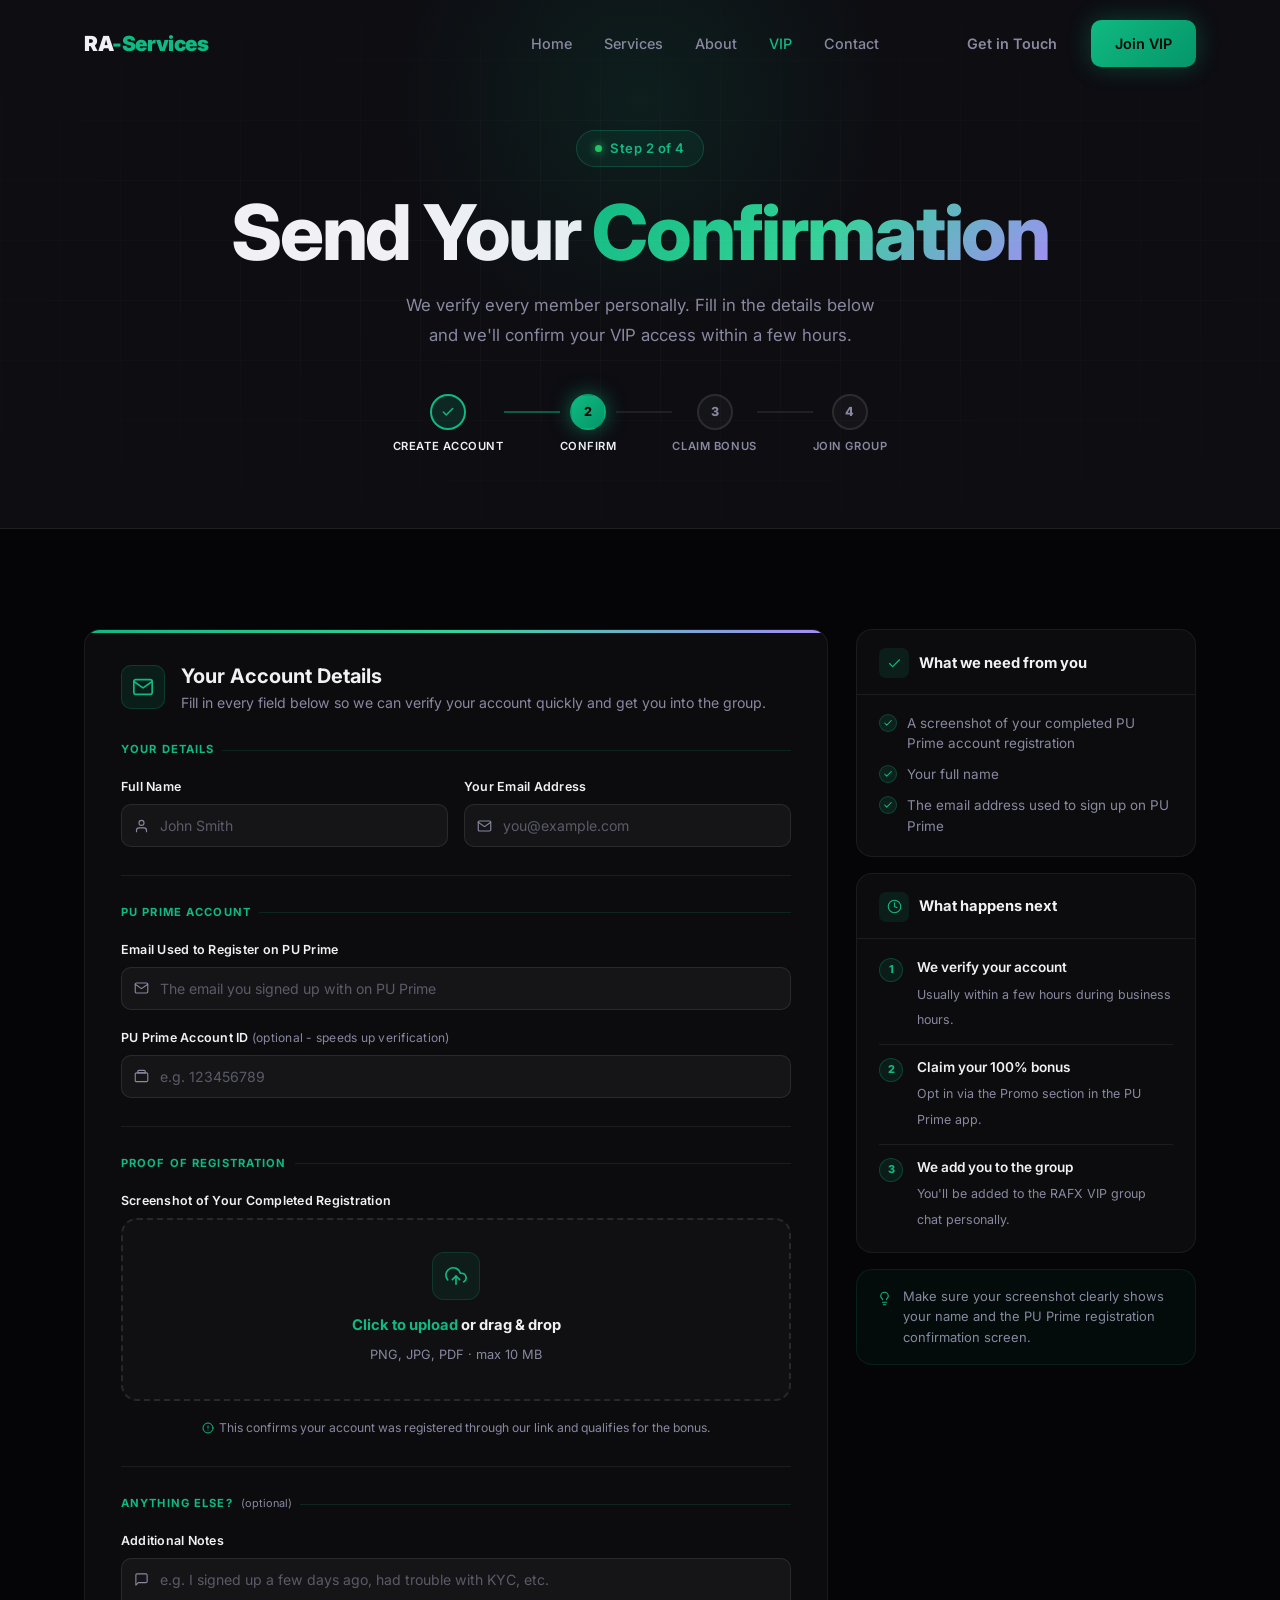
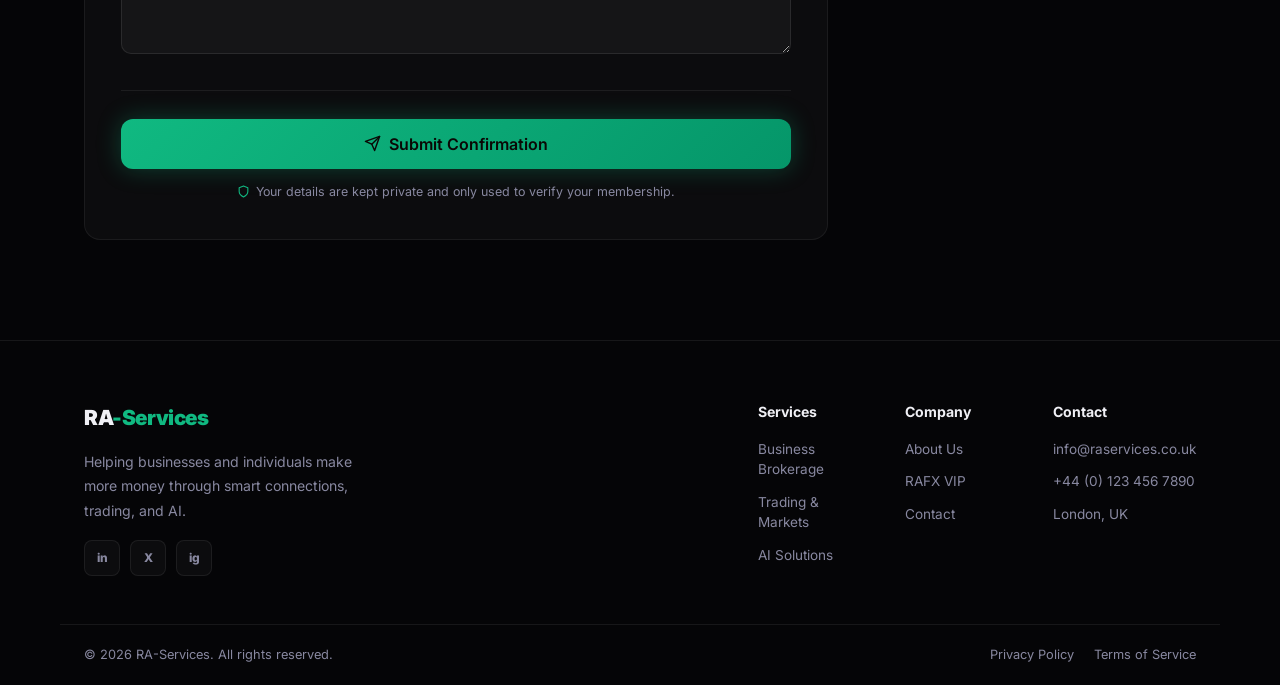
<file: vip-confirm.html>
<!DOCTYPE html>
<html lang="en">
<head>
  <meta charset="UTF-8" />
  <meta name="viewport" content="width=device-width, initial-scale=1.0" />
  <title>Send Confirmation | RAFX VIP - RA-Services</title>
  <link rel="stylesheet" href="styles.css" />
  <link rel="preconnect" href="https://fonts.googleapis.com" />
  <link rel="preconnect" href="https://fonts.gstatic.com" crossorigin />
  <link href="https://fonts.googleapis.com/css2?family=Inter:wght@300;400;500;600;700;800;900&display=swap" rel="stylesheet" />
  <style>
    /* ===== CONFIRM PAGE ===== */

    /* Hero */
    .confirm-hero {
      padding: 130px 0 72px;
      background: var(--bg-2);
      text-align: center;
      position: relative;
      overflow: hidden;
      border-bottom: 1px solid var(--border);
    }
    .confirm-hero-glow {
      position: absolute;
      width: 600px; height: 400px;
      background: radial-gradient(circle, rgba(16,185,129,0.1), transparent 70%);
      top: -100px; left: 50%; transform: translateX(-50%);
      pointer-events: none;
    }
    .confirm-hero .vip-badge { margin: 0 auto 22px; display: inline-flex; }
    .confirm-hero h1 { margin-bottom: 14px; }
    .confirm-hero > .container > p { max-width: 500px; margin: 0 auto; font-size: 1.05rem; }

    /* Progress tracker */
    .confirm-progress {
      display: flex;
      align-items: center;
      justify-content: center;
      margin-top: 44px;
    }
    .cp-step {
      display: flex;
      flex-direction: column;
      align-items: center;
      gap: 8px;
    }
    .cp-dot {
      width: 36px; height: 36px;
      border-radius: 50%;
      display: flex;
      align-items: center;
      justify-content: center;
      font-size: 0.78rem;
      font-weight: 800;
      border: 2px solid rgba(255,255,255,0.1);
      background: rgba(255,255,255,0.03);
      color: var(--text-muted);
      position: relative;
      z-index: 1;
      transition: all 0.3s;
    }
    .cp-step.done .cp-dot {
      background: rgba(16,185,129,0.15);
      border-color: var(--gold);
      color: var(--gold);
    }
    .cp-step.active .cp-dot {
      background: linear-gradient(135deg, #10b981, #059669);
      border-color: transparent;
      color: #0a0805;
      box-shadow: 0 0 20px rgba(16,185,129,0.5);
    }
    .cp-label {
      font-size: 0.7rem;
      font-weight: 600;
      color: var(--text-muted);
      letter-spacing: 0.05em;
      text-transform: uppercase;
      white-space: nowrap;
    }
    .cp-step.done .cp-label,
    .cp-step.active .cp-label { color: var(--text); }
    .cp-line {
      width: 56px;
      height: 2px;
      background: rgba(255,255,255,0.08);
      margin-bottom: 26px;
      flex-shrink: 0;
    }
    .cp-line.done { background: rgba(16,185,129,0.45); }

    /* Layout */
    .confirm-section { background: var(--bg); }
    .confirm-inner {
      display: grid;
      grid-template-columns: 1fr 340px;
      gap: 28px;
      align-items: start;
    }

    /* ---- Form card ---- */
    .confirm-form-wrap {
      background: var(--card-bg);
      border: 1px solid var(--card-border);
      border-radius: var(--radius);
      overflow: hidden;
      position: relative;
    }
    /* Gradient top accent bar */
    .confirm-form-wrap::before {
      content: '';
      display: block;
      height: 3px;
      background: linear-gradient(90deg, #10b981, #34d399, #a78bfa);
    }

    /* Form header */
    .form-header {
      padding: 32px 36px 0;
      display: flex;
      align-items: flex-start;
      gap: 16px;
    }
    .form-header-icon {
      width: 44px; height: 44px;
      background: rgba(16,185,129,0.1);
      border: 1px solid rgba(16,185,129,0.2);
      border-radius: 10px;
      display: flex;
      align-items: center;
      justify-content: center;
      color: var(--gold);
      flex-shrink: 0;
    }
    .form-header-icon svg { width: 22px; height: 22px; }
    .form-header-text h3 { color: var(--text); margin-bottom: 4px; font-size: 1.25rem; }
    .form-header-text p { font-size: 0.88rem; margin: 0; line-height: 1.5; }

    /* Form body */
    .confirm-form-body {
      padding: 28px 36px 36px;
    }

    /* Section dividers inside form */
    .form-section {
      display: flex;
      flex-direction: column;
      gap: 18px;
      padding-bottom: 28px;
      border-bottom: 1px solid var(--border);
      margin-bottom: 28px;
    }
    .form-section:last-of-type {
      border-bottom: none;
      margin-bottom: 0;
      padding-bottom: 0;
    }
    .form-section-label {
      display: flex;
      align-items: center;
      gap: 8px;
      font-size: 0.7rem;
      font-weight: 700;
      letter-spacing: 0.1em;
      text-transform: uppercase;
      color: var(--gold);
    }
    .form-section-label::after {
      content: '';
      flex: 1;
      height: 1px;
      background: rgba(16,185,129,0.15);
    }

    /* Input groups */
    .cf-row {
      display: grid;
      grid-template-columns: 1fr 1fr;
      gap: 16px;
    }
    .cf-group {
      display: flex;
      flex-direction: column;
      gap: 7px;
    }
    .cf-group label {
      font-size: 0.78rem;
      font-weight: 600;
      color: var(--text);
      letter-spacing: 0.02em;
    }
    .cf-group label .opt {
      color: var(--text-muted);
      font-weight: 400;
      font-size: 0.75rem;
    }

    /* Input with icon */
    .cf-input-wrap {
      position: relative;
    }
    .cf-input-icon {
      position: absolute;
      left: 13px;
      top: 50%;
      transform: translateY(-50%);
      color: var(--text-muted);
      pointer-events: none;
      display: flex;
    }
    .cf-input-icon svg { width: 15px; height: 15px; }
    .cf-input-wrap input,
    .cf-input-wrap textarea {
      width: 100%;
      padding: 12px 14px 12px 38px;
      background: rgba(255,255,255,0.04);
      border: 1px solid rgba(255,255,255,0.09);
      border-radius: var(--radius-sm);
      color: var(--text);
      font-family: inherit;
      font-size: 0.88rem;
      outline: none;
      transition: border-color 0.2s, background 0.2s, box-shadow 0.2s;
      -webkit-appearance: none;
      appearance: none;
      box-sizing: border-box;
    }
    .cf-input-wrap textarea {
      padding-top: 12px;
      resize: vertical;
      min-height: 96px;
    }
    .cf-input-wrap input::placeholder,
    .cf-input-wrap textarea::placeholder { color: rgba(136,136,160,0.6); }
    .cf-input-wrap input:focus,
    .cf-input-wrap textarea:focus {
      border-color: rgba(16,185,129,0.45);
      background: rgba(16,185,129,0.03);
      box-shadow: 0 0 0 3px rgba(16,185,129,0.08);
    }
    /* Autofill override */
    .cf-input-wrap input:-webkit-autofill,
    .cf-input-wrap input:-webkit-autofill:focus {
      -webkit-box-shadow: 0 0 0 100px #12121a inset;
      -webkit-text-fill-color: var(--text);
      caret-color: var(--text);
    }

    /* Upload zone */
    .upload-zone {
      border: 2px dashed rgba(255,255,255,0.1);
      border-radius: var(--radius);
      padding: 32px 24px;
      text-align: center;
      cursor: pointer;
      transition: all 0.25s;
      background: rgba(255,255,255,0.02);
      position: relative;
    }
    .upload-zone:hover,
    .upload-zone.dragover {
      border-color: rgba(16,185,129,0.5);
      background: rgba(16,185,129,0.04);
    }
    .upload-zone.dragover { box-shadow: 0 0 0 3px rgba(16,185,129,0.1); }
    .upload-zone input[type="file"] {
      position: absolute;
      inset: 0;
      opacity: 0;
      cursor: pointer;
      width: 100%;
      height: 100%;
    }
    .upload-icon {
      width: 48px; height: 48px;
      background: rgba(16,185,129,0.08);
      border: 1px solid rgba(16,185,129,0.18);
      border-radius: 12px;
      display: flex;
      align-items: center;
      justify-content: center;
      margin: 0 auto 14px;
      color: var(--gold);
      transition: background 0.25s;
    }
    .upload-zone:hover .upload-icon { background: rgba(16,185,129,0.14); }
    .upload-icon svg { width: 22px; height: 22px; }
    .upload-zone strong {
      display: block;
      color: var(--text);
      font-size: 0.92rem;
      margin-bottom: 4px;
    }
    .upload-zone strong span { color: var(--gold); }
    .upload-zone > span {
      font-size: 0.8rem;
      color: var(--text-muted);
    }
    .upload-hint {
      font-size: 0.76rem;
      color: var(--text-muted);
      margin-top: 9px;
      display: flex;
      align-items: center;
      gap: 5px;
      justify-content: center;
    }
    .upload-hint svg { width: 12px; height: 12px; color: var(--gold); flex-shrink: 0; }

    .upload-preview {
      display: none;
      align-items: center;
      gap: 10px;
      padding: 11px 14px;
      background: rgba(16,185,129,0.06);
      border: 1px solid rgba(16,185,129,0.2);
      border-radius: var(--radius-sm);
      margin-top: 10px;
    }
    .upload-preview.visible { display: flex; }
    .upload-preview-icon { color: var(--gold); flex-shrink: 0; display: flex; }
    .upload-preview-icon svg { width: 16px; height: 16px; }
    .upload-preview-name {
      font-size: 0.83rem;
      color: var(--text);
      font-weight: 600;
      flex: 1;
      overflow: hidden;
      text-overflow: ellipsis;
      white-space: nowrap;
    }
    .upload-preview-remove {
      background: none;
      border: none;
      color: var(--text-muted);
      cursor: pointer;
      padding: 3px;
      display: flex;
      border-radius: 4px;
      transition: color 0.2s, background 0.2s;
    }
    .upload-preview-remove:hover { color: #f87171; background: rgba(248,113,113,0.08); }
    .upload-preview-remove svg { width: 14px; height: 14px; }

    /* Submit area */
    .form-submit-area {
      margin-top: 28px;
      display: flex;
      flex-direction: column;
      gap: 12px;
    }
    .form-submit-note {
      display: flex;
      align-items: center;
      justify-content: center;
      gap: 6px;
      font-size: 0.78rem;
      color: var(--text-muted);
    }
    .form-submit-note svg { width: 13px; height: 13px; color: var(--gold); flex-shrink: 0; }

    /* Success state */
    .confirm-success {
      display: none;
      flex-direction: column;
      align-items: center;
      text-align: center;
      gap: 18px;
      padding: 48px 36px 44px;
    }
    .confirm-success.visible { display: flex; }
    .success-ring {
      position: relative;
      width: 80px; height: 80px;
    }
    .success-ring-inner {
      width: 80px; height: 80px;
      background: rgba(16,185,129,0.1);
      border: 1px solid rgba(16,185,129,0.25);
      border-radius: 50%;
      display: flex;
      align-items: center;
      justify-content: center;
      color: var(--gold);
    }
    .success-ring-inner svg { width: 36px; height: 36px; }
    .success-ring::before {
      content: '';
      position: absolute;
      inset: -6px;
      border-radius: 50%;
      border: 1px solid rgba(16,185,129,0.12);
    }
    .confirm-success h3 { margin: 0; font-size: 1.4rem; }
    .confirm-success p { max-width: 400px; font-size: 0.9rem; margin: 0; line-height: 1.7; }
    .confirm-success .next-step-hint {
      display: flex;
      align-items: center;
      gap: 10px;
      padding: 14px 20px;
      background: rgba(16,185,129,0.06);
      border: 1px solid rgba(16,185,129,0.15);
      border-radius: var(--radius-sm);
      font-size: 0.85rem;
      color: var(--text);
      max-width: 380px;
      text-align: left;
    }
    .confirm-success .next-step-hint svg { width: 16px; height: 16px; color: var(--gold); flex-shrink: 0; }
    .confirm-success .btn { margin-top: 4px; }

    /* ---- Sidebar ---- */
    .confirm-sidebar {
      display: flex;
      flex-direction: column;
      gap: 16px;
      position: sticky;
      top: 90px;
    }

    .sidebar-card {
      background: var(--card-bg);
      border: 1px solid var(--card-border);
      border-radius: var(--radius);
      overflow: hidden;
    }
    .sidebar-card-head {
      padding: 18px 22px 16px;
      border-bottom: 1px solid var(--border);
      display: flex;
      align-items: center;
      gap: 10px;
    }
    .sidebar-card-head-icon {
      width: 30px; height: 30px;
      background: rgba(16,185,129,0.1);
      border-radius: 7px;
      display: flex;
      align-items: center;
      justify-content: center;
      color: var(--gold);
      flex-shrink: 0;
    }
    .sidebar-card-head-icon svg { width: 15px; height: 15px; }
    .sidebar-card-head h4 {
      color: var(--text);
      font-size: 0.92rem;
      margin: 0;
    }
    .sidebar-card-body { padding: 18px 22px 20px; }

    .sidebar-checklist {
      display: flex;
      flex-direction: column;
      gap: 11px;
    }
    .sidebar-check {
      display: flex;
      align-items: flex-start;
      gap: 10px;
      font-size: 0.84rem;
      color: var(--text-muted);
      line-height: 1.5;
    }
    .sidebar-check-icon {
      flex-shrink: 0;
      width: 18px; height: 18px;
      border-radius: 50%;
      background: rgba(16,185,129,0.12);
      border: 1px solid rgba(16,185,129,0.25);
      display: flex;
      align-items: center;
      justify-content: center;
      color: var(--gold);
      margin-top: 1px;
    }
    .sidebar-check-icon svg { width: 10px; height: 10px; }

    .sidebar-what-next {
      display: flex;
      flex-direction: column;
      gap: 0;
    }
    .snext-item {
      display: flex;
      gap: 14px;
      align-items: flex-start;
      padding: 12px 0;
      border-bottom: 1px solid var(--border);
      position: relative;
    }
    .snext-item:last-child { border-bottom: none; padding-bottom: 0; }
    .snext-item:first-child { padding-top: 0; }
    .snext-num {
      width: 24px; height: 24px;
      border-radius: 50%;
      background: rgba(16,185,129,0.1);
      border: 1px solid rgba(16,185,129,0.25);
      display: flex;
      align-items: center;
      justify-content: center;
      font-size: 0.68rem;
      font-weight: 800;
      color: var(--gold);
      flex-shrink: 0;
      margin-top: 1px;
    }
    .snext-text strong { display: block; font-size: 0.85rem; color: var(--text); font-weight: 600; margin-bottom: 2px; }
    .snext-text span { font-size: 0.78rem; color: var(--text-muted); line-height: 1.5; }

    .sidebar-tip {
      display: flex;
      gap: 11px;
      align-items: flex-start;
      padding: 16px 20px;
      background: rgba(16,185,129,0.04);
      border: 1px solid rgba(16,185,129,0.12);
      border-radius: var(--radius);
    }
    .sidebar-tip-icon { color: var(--gold); flex-shrink: 0; margin-top: 2px; }
    .sidebar-tip-icon svg { width: 15px; height: 15px; }
    .sidebar-tip p { font-size: 0.81rem; margin: 0; line-height: 1.6; }

    /* Mobile */
    @media (max-width: 900px) {
      .confirm-inner { grid-template-columns: 1fr; }
      .confirm-sidebar { position: static; }
    }
    @media (max-width: 600px) {
      .cf-row { grid-template-columns: 1fr; gap: 14px; }
      .form-header { padding: 24px 22px 0; }
      .confirm-form-body { padding: 20px 22px 28px; }
      .confirm-success { padding: 36px 22px 32px; }
      .cp-line { width: 32px; }
      .cp-label { font-size: 0.63rem; }
      .confirm-hero { padding: 110px 0 56px; }
    }
  </style>
</head>
<body>

  <!-- NAV -->
  <nav class="nav scrolled" id="nav">
    <div class="nav-inner container">
      <a href="index.html" class="logo">RA<span>-Services</span></a>
      <ul class="nav-links">
        <li><a href="index.html">Home</a></li>
        <li><a href="services.html">Services</a></li>
        <li><a href="about.html">About</a></li>
        <li><a href="vip.html" class="active">VIP</a></li>
        <li><a href="contact.html">Contact</a></li>
      </ul>
      <div class="nav-actions">
        <a href="contact.html" class="btn btn-ghost">Get in Touch</a>
        <a href="vip.html" class="btn btn-primary">Join VIP</a>
      </div>
      <button class="hamburger" id="hamburger" aria-label="Menu">
        <span></span><span></span><span></span>
      </button>
    </div>
    <div class="mobile-menu" id="mobileMenu">
      <a href="index.html">Home</a>
      <a href="services.html">Services</a>
      <a href="about.html">About</a>
      <a href="vip.html" class="active">VIP</a>
      <a href="contact.html">Contact</a>
      <a href="vip.html" class="btn btn-primary">Join VIP</a>
    </div>
  </nav>

  <!-- HERO -->
  <section class="confirm-hero">
    <div class="confirm-hero-glow"></div>
    <div class="grid-overlay"></div>
    <div class="container">
      <div class="vip-badge">
        <span class="badge-dot"></span>
        Step 2 of 4
      </div>
      <h1>Send Your <span class="gradient-text">Confirmation</span></h1>
      <p>We verify every member personally. Fill in the details below and we'll confirm your VIP access within a few hours.</p>

      <div class="confirm-progress">
        <div class="cp-step done">
          <div class="cp-dot">
            <svg viewBox="0 0 24 24" fill="none" stroke="currentColor" stroke-width="2.5" stroke-linecap="round" stroke-linejoin="round" width="14" height="14"><polyline points="20 6 9 17 4 12"/></svg>
          </div>
          <span class="cp-label">Create Account</span>
        </div>
        <div class="cp-line done"></div>
        <div class="cp-step active">
          <div class="cp-dot">2</div>
          <span class="cp-label">Confirm</span>
        </div>
        <div class="cp-line"></div>
        <div class="cp-step">
          <div class="cp-dot">3</div>
          <span class="cp-label">Claim Bonus</span>
        </div>
        <div class="cp-line"></div>
        <div class="cp-step">
          <div class="cp-dot">4</div>
          <span class="cp-label">Join Group</span>
        </div>
      </div>
    </div>
  </section>

  <!-- MAIN -->
  <section class="confirm-section section">
    <div class="container confirm-inner">

      <!-- ===== FORM CARD ===== -->
      <div class="confirm-form-wrap">

        <div class="form-header">
          <div class="form-header-icon">
            <svg viewBox="0 0 24 24" fill="none" stroke="currentColor" stroke-width="1.8" stroke-linecap="round" stroke-linejoin="round"><path d="M4 4h16c1.1 0 2 .9 2 2v12c0 1.1-.9 2-2 2H4c-1.1 0-2-.9-2-2V6c0-1.1.9-2 2-2z"/><polyline points="22,6 12,13 2,6"/></svg>
          </div>
          <div class="form-header-text">
            <h3>Your Account Details</h3>
            <p>Fill in every field below so we can verify your account quickly and get you into the group.</p>
          </div>
        </div>

        <div class="confirm-form-body">
          <form id="confirmForm">

            <!-- Section 1: Personal -->
            <div class="form-section">
              <div class="form-section-label">Your details</div>

              <div class="cf-row">
                <div class="cf-group">
                  <label for="fullName">Full Name</label>
                  <div class="cf-input-wrap">
                    <span class="cf-input-icon">
                      <svg viewBox="0 0 24 24" fill="none" stroke="currentColor" stroke-width="1.8" stroke-linecap="round" stroke-linejoin="round"><path d="M20 21v-2a4 4 0 0 0-4-4H8a4 4 0 0 0-4 4v2"/><circle cx="12" cy="7" r="4"/></svg>
                    </span>
                    <input type="text" id="fullName" placeholder="John Smith" required />
                  </div>
                </div>
                <div class="cf-group">
                  <label for="yourEmail">Your Email Address</label>
                  <div class="cf-input-wrap">
                    <span class="cf-input-icon">
                      <svg viewBox="0 0 24 24" fill="none" stroke="currentColor" stroke-width="1.8" stroke-linecap="round" stroke-linejoin="round"><path d="M4 4h16c1.1 0 2 .9 2 2v12c0 1.1-.9 2-2 2H4c-1.1 0-2-.9-2-2V6c0-1.1.9-2 2-2z"/><polyline points="22,6 12,13 2,6"/></svg>
                    </span>
                    <input type="email" id="yourEmail" placeholder="you@example.com" required />
                  </div>
                </div>
              </div>
            </div>

            <!-- Section 2: PU Prime -->
            <div class="form-section">
              <div class="form-section-label">PU Prime account</div>

              <div class="cf-group">
                <label for="puEmail">Email Used to Register on PU Prime</label>
                <div class="cf-input-wrap">
                  <span class="cf-input-icon">
                    <svg viewBox="0 0 24 24" fill="none" stroke="currentColor" stroke-width="1.8" stroke-linecap="round" stroke-linejoin="round"><path d="M4 4h16c1.1 0 2 .9 2 2v12c0 1.1-.9 2-2 2H4c-1.1 0-2-.9-2-2V6c0-1.1.9-2 2-2z"/><polyline points="22,6 12,13 2,6"/></svg>
                  </span>
                  <input type="email" id="puEmail" placeholder="The email you signed up with on PU Prime" required />
                </div>
              </div>

              <div class="cf-group">
                <label for="accountId">PU Prime Account ID <span class="opt">(optional - speeds up verification)</span></label>
                <div class="cf-input-wrap">
                  <span class="cf-input-icon">
                    <svg viewBox="0 0 24 24" fill="none" stroke="currentColor" stroke-width="1.8" stroke-linecap="round" stroke-linejoin="round"><rect x="2" y="7" width="20" height="14" rx="2"/><path d="M16 3H8a2 2 0 0 0-2 2v2h12V5a2 2 0 0 0-2-2z"/></svg>
                  </span>
                  <input type="text" id="accountId" placeholder="e.g. 123456789" />
                </div>
              </div>
            </div>

            <!-- Section 3: Screenshot -->
            <div class="form-section">
              <div class="form-section-label">Proof of registration</div>

              <div class="cf-group">
                <label>Screenshot of Your Completed Registration</label>
                <div class="upload-zone" id="uploadZone">
                  <input type="file" id="screenshotInput" accept="image/*,.pdf" />
                  <div class="upload-icon">
                    <svg viewBox="0 0 24 24" fill="none" stroke="currentColor" stroke-width="1.8" stroke-linecap="round" stroke-linejoin="round"><polyline points="16 16 12 12 8 16"/><line x1="12" y1="12" x2="12" y2="21"/><path d="M20.39 18.39A5 5 0 0 0 18 9h-1.26A8 8 0 1 0 3 16.3"/></svg>
                  </div>
                  <strong><span>Click to upload</span> or drag &amp; drop</strong>
                  <span>PNG, JPG, PDF · max 10 MB</span>
                </div>
                <div class="upload-preview" id="uploadPreview">
                  <span class="upload-preview-icon">
                    <svg viewBox="0 0 24 24" fill="none" stroke="currentColor" stroke-width="1.8" stroke-linecap="round" stroke-linejoin="round"><path d="M14 2H6a2 2 0 0 0-2 2v16a2 2 0 0 0 2 2h12a2 2 0 0 0 2-2V8z"/><polyline points="14 2 14 8 20 8"/></svg>
                  </span>
                  <span class="upload-preview-name" id="previewName"></span>
                  <button type="button" class="upload-preview-remove" id="removeFile" aria-label="Remove file">
                    <svg viewBox="0 0 24 24" fill="none" stroke="currentColor" stroke-width="2" stroke-linecap="round" stroke-linejoin="round"><line x1="18" y1="6" x2="6" y2="18"/><line x1="6" y1="6" x2="18" y2="18"/></svg>
                  </button>
                </div>
                <p class="upload-hint">
                  <svg viewBox="0 0 24 24" fill="none" stroke="currentColor" stroke-width="2" stroke-linecap="round" stroke-linejoin="round"><circle cx="12" cy="12" r="10"/><line x1="12" y1="8" x2="12" y2="12"/><line x1="12" y1="16" x2="12.01" y2="16"/></svg>
                  This confirms your account was registered through our link and qualifies for the bonus.
                </p>
              </div>
            </div>

            <!-- Section 4: Notes -->
            <div class="form-section">
              <div class="form-section-label">Anything else? <span style="font-size:0.68rem;text-transform:none;letter-spacing:0;color:var(--text-muted);font-weight:400;">(optional)</span></div>

              <div class="cf-group">
                <label for="notes">Additional Notes</label>
                <div class="cf-input-wrap">
                  <span class="cf-input-icon" style="top:14px;transform:none;">
                    <svg viewBox="0 0 24 24" fill="none" stroke="currentColor" stroke-width="1.8" stroke-linecap="round" stroke-linejoin="round"><path d="M21 15a2 2 0 0 1-2 2H7l-4 4V5a2 2 0 0 1 2-2h14a2 2 0 0 1 2 2z"/></svg>
                  </span>
                  <textarea id="notes" rows="3" placeholder="e.g. I signed up a few days ago, had trouble with KYC, etc."></textarea>
                </div>
              </div>
            </div>

            <!-- Submit -->
            <div class="form-submit-area">
              <button type="submit" class="btn btn-primary btn-lg btn-full" id="submitBtn">
                <svg viewBox="0 0 24 24" fill="none" stroke="currentColor" stroke-width="2" stroke-linecap="round" stroke-linejoin="round" width="17" height="17"><line x1="22" y1="2" x2="11" y2="13"/><polygon points="22 2 15 22 11 13 2 9 22 2"/></svg>
                Submit Confirmation
              </button>
              <p class="form-submit-note">
                <svg viewBox="0 0 24 24" fill="none" stroke="currentColor" stroke-width="2" stroke-linecap="round" stroke-linejoin="round"><path d="M12 22s8-4 8-10V5l-8-3-8 3v7c0 6 8 10 8 10z"/></svg>
                Your details are kept private and only used to verify your membership.
              </p>
            </div>

          </form>

          <!-- Success state -->
          <div class="confirm-success" id="confirmSuccess">
            <div class="success-ring">
              <div class="success-ring-inner">
                <svg viewBox="0 0 24 24" fill="none" stroke="currentColor" stroke-width="2" stroke-linecap="round" stroke-linejoin="round"><polyline points="20 6 9 17 4 12"/></svg>
              </div>
            </div>
            <h3>Confirmation Sent!</h3>
            <p>We've received your details and will verify your account shortly. Keep an eye on your inbox - we'll be in touch within a few hours.</p>
            <div class="next-step-hint">
              <svg viewBox="0 0 24 24" fill="none" stroke="currentColor" stroke-width="1.8" stroke-linecap="round" stroke-linejoin="round"><polygon points="13 2 3 14 12 14 11 22 21 10 12 10 13 2"/></svg>
              <span>While you wait - go to the <strong>Promo</strong> section in the PU Prime app and opt in to the 100% Deposit Bonus.</span>
            </div>
            <a href="vip.html" class="btn btn-outline">Back to VIP Page</a>
          </div>
        </div>
      </div>

      <!-- ===== SIDEBAR ===== -->
      <aside class="confirm-sidebar">

        <!-- What we need -->
        <div class="sidebar-card">
          <div class="sidebar-card-head">
            <div class="sidebar-card-head-icon">
              <svg viewBox="0 0 24 24" fill="none" stroke="currentColor" stroke-width="1.8" stroke-linecap="round" stroke-linejoin="round"><polyline points="20 6 9 17 4 12"/></svg>
            </div>
            <h4>What we need from you</h4>
          </div>
          <div class="sidebar-card-body">
            <div class="sidebar-checklist">
              <div class="sidebar-check">
                <div class="sidebar-check-icon">
                  <svg viewBox="0 0 24 24" fill="none" stroke="currentColor" stroke-width="2.5" stroke-linecap="round" stroke-linejoin="round"><polyline points="20 6 9 17 4 12"/></svg>
                </div>
                <span>A screenshot of your completed PU Prime account registration</span>
              </div>
              <div class="sidebar-check">
                <div class="sidebar-check-icon">
                  <svg viewBox="0 0 24 24" fill="none" stroke="currentColor" stroke-width="2.5" stroke-linecap="round" stroke-linejoin="round"><polyline points="20 6 9 17 4 12"/></svg>
                </div>
                <span>Your full name</span>
              </div>
              <div class="sidebar-check">
                <div class="sidebar-check-icon">
                  <svg viewBox="0 0 24 24" fill="none" stroke="currentColor" stroke-width="2.5" stroke-linecap="round" stroke-linejoin="round"><polyline points="20 6 9 17 4 12"/></svg>
                </div>
                <span>The email address used to sign up on PU Prime</span>
              </div>
            </div>
          </div>
        </div>

        <!-- What happens next -->
        <div class="sidebar-card">
          <div class="sidebar-card-head">
            <div class="sidebar-card-head-icon">
              <svg viewBox="0 0 24 24" fill="none" stroke="currentColor" stroke-width="1.8" stroke-linecap="round" stroke-linejoin="round"><circle cx="12" cy="12" r="10"/><polyline points="12 6 12 12 16 14"/></svg>
            </div>
            <h4>What happens next</h4>
          </div>
          <div class="sidebar-card-body">
            <div class="sidebar-what-next">
              <div class="snext-item">
                <div class="snext-num">1</div>
                <div class="snext-text">
                  <strong>We verify your account</strong>
                  <span>Usually within a few hours during business hours.</span>
                </div>
              </div>
              <div class="snext-item">
                <div class="snext-num">2</div>
                <div class="snext-text">
                  <strong>Claim your 100% bonus</strong>
                  <span>Opt in via the Promo section in the PU Prime app.</span>
                </div>
              </div>
              <div class="snext-item">
                <div class="snext-num">3</div>
                <div class="snext-text">
                  <strong>We add you to the group</strong>
                  <span>You'll be added to the RAFX VIP group chat personally.</span>
                </div>
              </div>
            </div>
          </div>
        </div>

        <!-- Tip -->
        <div class="sidebar-tip">
          <span class="sidebar-tip-icon">
            <svg viewBox="0 0 24 24" fill="none" stroke="currentColor" stroke-width="1.8" stroke-linecap="round" stroke-linejoin="round"><line x1="9" y1="18" x2="15" y2="18"/><line x1="10" y1="22" x2="14" y2="22"/><path d="M15.09 14c.18-.98.65-1.74 1.41-2.5A4.65 4.65 0 0 0 18 8 6 6 0 0 0 6 8c0 1 .23 2.23 1.5 3.5A4.61 4.61 0 0 1 8.91 14"/></svg>
          </span>
          <p>Make sure your screenshot clearly shows your name and the PU Prime registration confirmation screen.</p>
        </div>

      </aside>
    </div>
  </section>

  <!-- FOOTER -->
  <footer class="footer">
    <div class="container footer-inner">
      <div class="footer-brand">
        <a href="index.html" class="logo">RA<span>-Services</span></a>
        <p>Helping businesses and individuals make more money through smart connections, trading, and AI.</p>
        <div class="social-links">
          <a href="#" aria-label="LinkedIn">in</a>
          <a href="#" aria-label="Twitter">X</a>
          <a href="#" aria-label="Instagram">ig</a>
        </div>
      </div>
      <div class="footer-links">
        <div class="footer-col">
          <strong>Services</strong>
          <a href="services.html#brokerage">Business Brokerage</a>
          <a href="services.html#trading">Trading &amp; Markets</a>
          <a href="services.html#ai">AI Solutions</a>
        </div>
        <div class="footer-col">
          <strong>Company</strong>
          <a href="about.html">About Us</a>
          <a href="vip.html">RAFX VIP</a>
          <a href="contact.html">Contact</a>
        </div>
        <div class="footer-col">
          <strong>Contact</strong>
          <a href="mailto:info@raservices.co.uk">info@raservices.co.uk</a>
          <a href="tel:+441234567890">+44 (0) 123 456 7890</a>
          <span>London, UK</span>
        </div>
      </div>
    </div>
    <div class="footer-bottom container">
      <span>© 2026 RA-Services. All rights reserved.</span>
      <div class="footer-legal">
        <a href="#">Privacy Policy</a>
        <a href="#">Terms of Service</a>
      </div>
    </div>
  </footer>

  <script src="script.js"></script>
  <script>
    // File upload UX
    const uploadZone  = document.getElementById('uploadZone');
    const fileInput   = document.getElementById('screenshotInput');
    const preview     = document.getElementById('uploadPreview');
    const previewName = document.getElementById('previewName');
    const removeBtn   = document.getElementById('removeFile');

    function showPreview(name) {
      previewName.textContent = name;
      preview.classList.add('visible');
    }
    function clearFile() {
      fileInput.value = '';
      preview.classList.remove('visible');
    }

    fileInput.addEventListener('change', () => {
      if (fileInput.files[0]) showPreview(fileInput.files[0].name);
    });
    removeBtn.addEventListener('click', clearFile);

    uploadZone.addEventListener('dragover', e => { e.preventDefault(); uploadZone.classList.add('dragover'); });
    uploadZone.addEventListener('dragleave', e => { if (!uploadZone.contains(e.relatedTarget)) uploadZone.classList.remove('dragover'); });
    uploadZone.addEventListener('drop', e => {
      e.preventDefault();
      uploadZone.classList.remove('dragover');
      const file = e.dataTransfer.files[0];
      if (file) {
        const dt = new DataTransfer();
        dt.items.add(file);
        fileInput.files = dt.files;
        showPreview(file.name);
      }
    });

    // Form submit
    const form       = document.getElementById('confirmForm');
    const submitBtn  = document.getElementById('submitBtn');
    const successDiv = document.getElementById('confirmSuccess');

    form.addEventListener('submit', e => {
      e.preventDefault();
      submitBtn.disabled = true;
      submitBtn.innerHTML = `
        <svg viewBox="0 0 24 24" fill="none" stroke="currentColor" stroke-width="2.5" stroke-linecap="round" stroke-linejoin="round" width="17" height="17" style="animation:spin 0.8s linear infinite"><polyline points="23 4 23 10 17 10"/><path d="M20.49 15a9 9 0 1 1-.49-4.49"/></svg>
        Sending...
      `;
      setTimeout(() => {
        form.style.display = 'none';
        successDiv.classList.add('visible');
        document.querySelector('.confirm-form-wrap').scrollIntoView({ behavior: 'smooth', block: 'start' });
      }, 1400);
    });
  </script>
  <style>
    @keyframes spin { to { transform: rotate(360deg); } }
  </style>
</body>
</html>
</file>
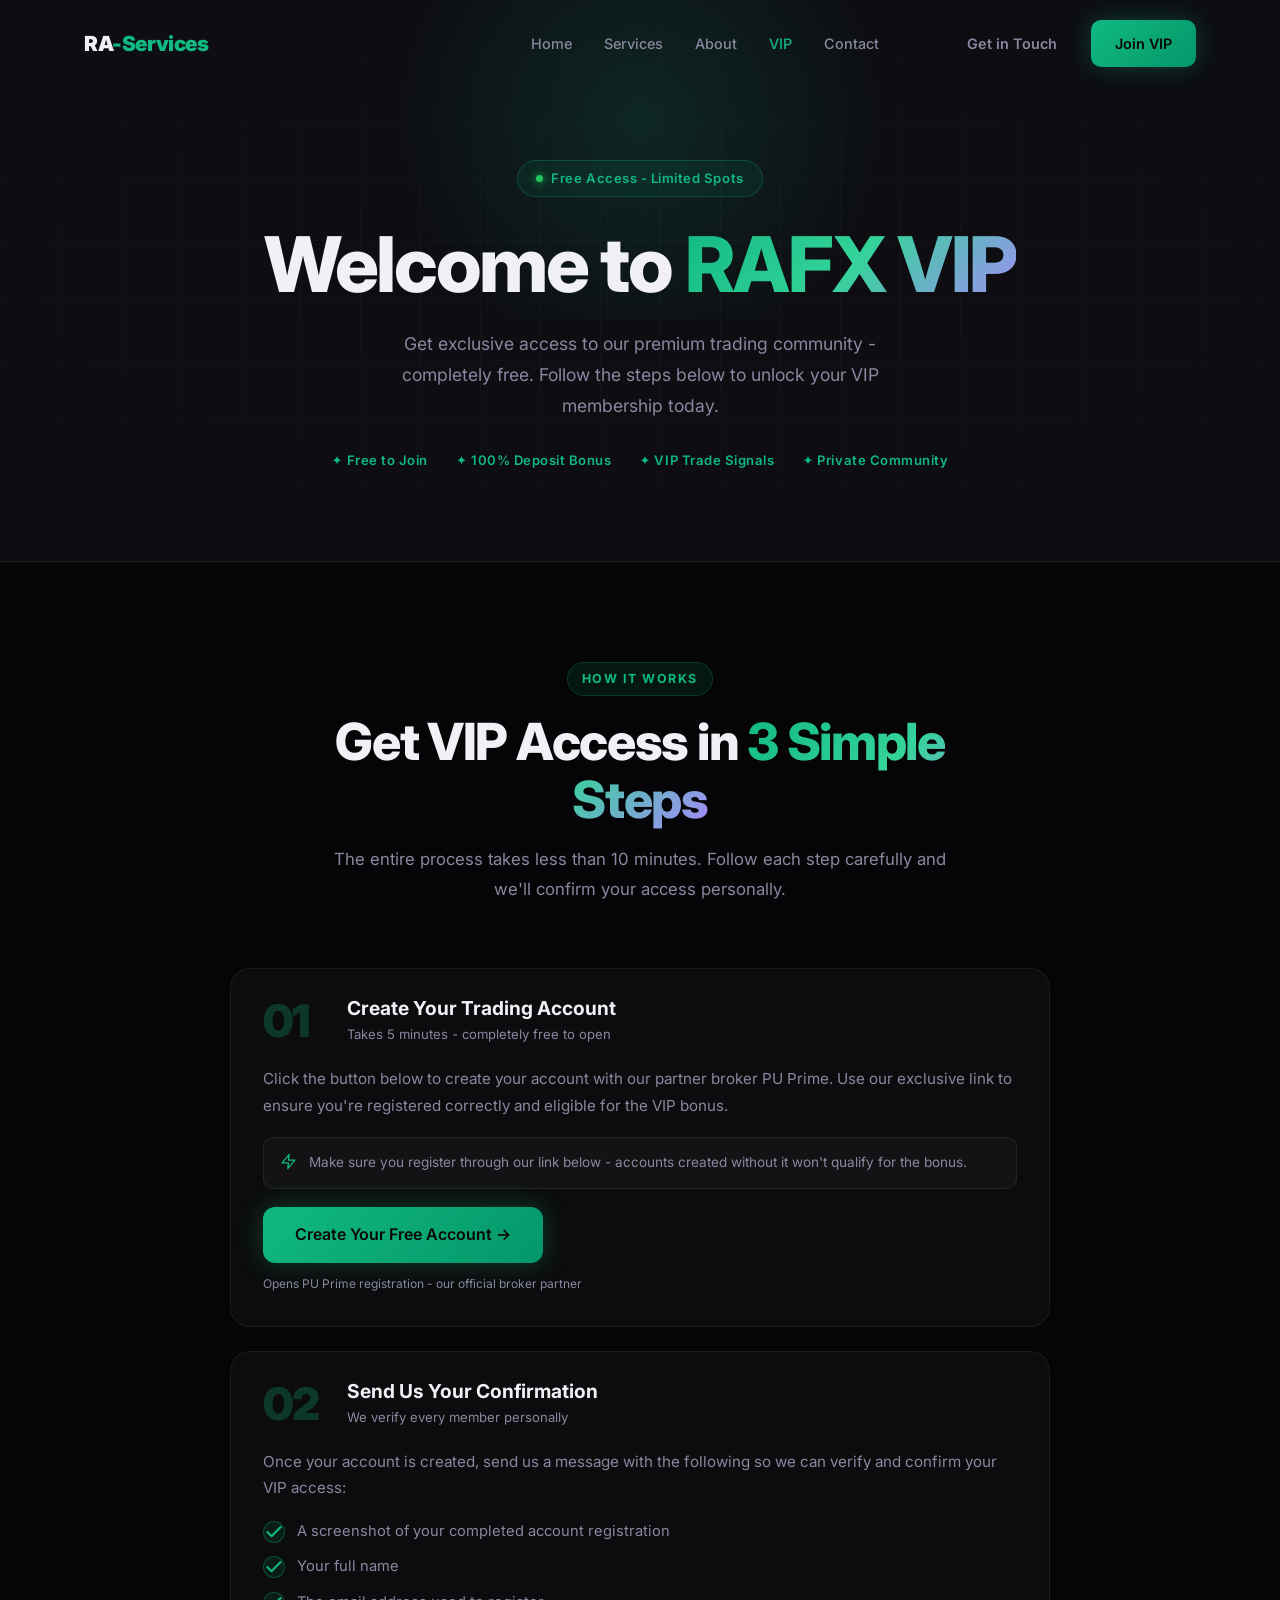
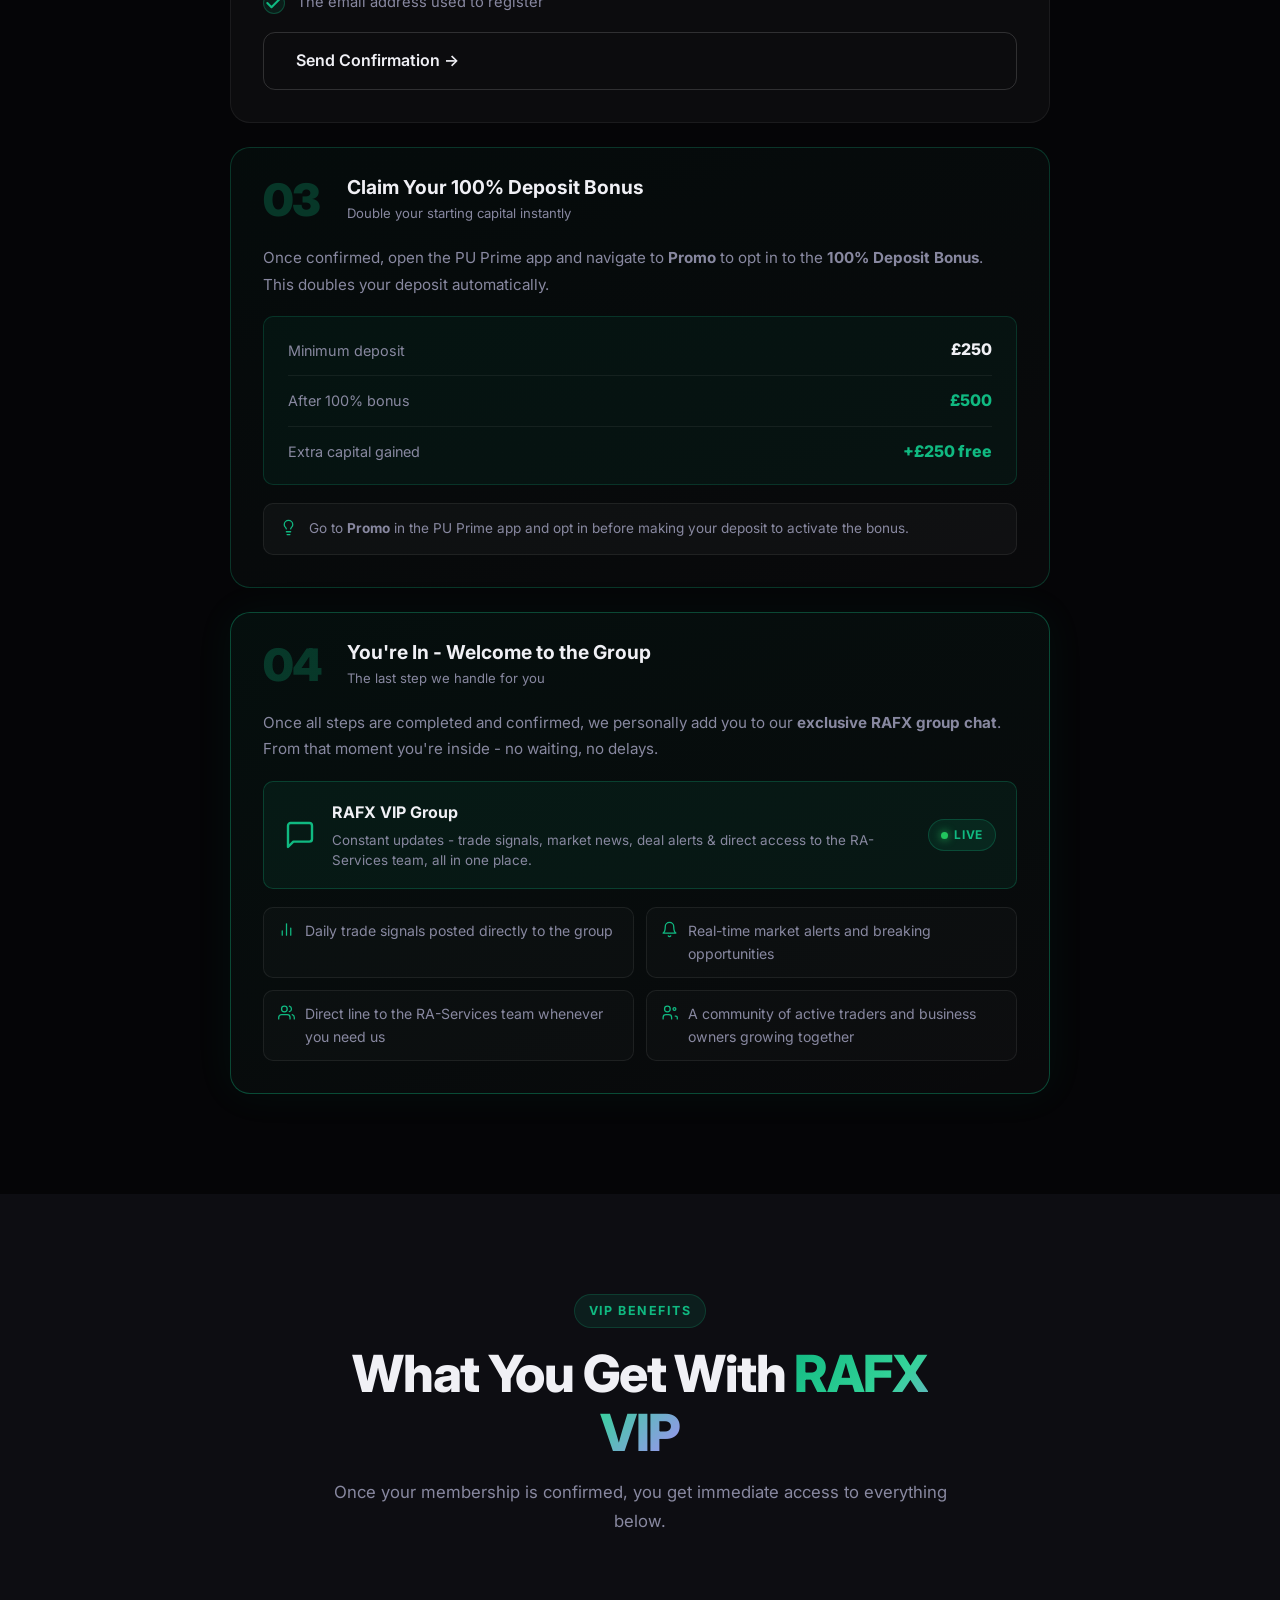
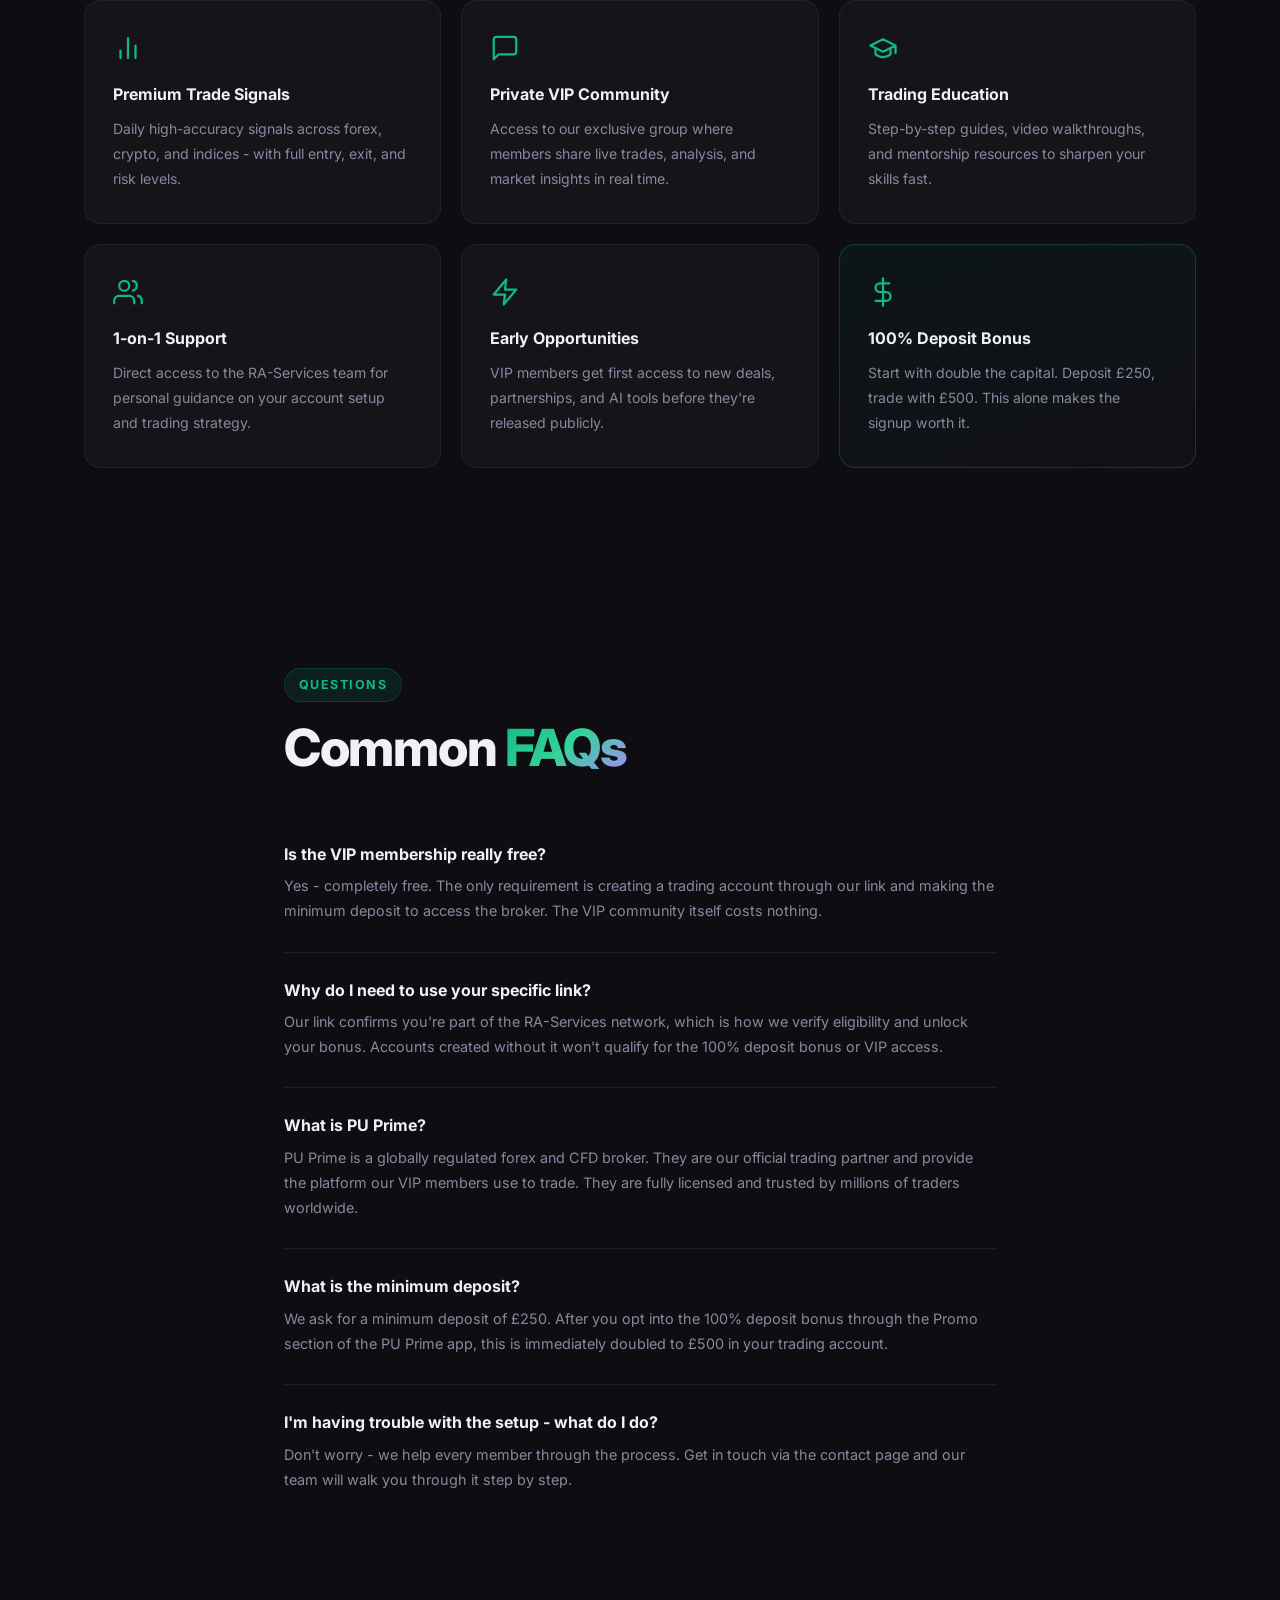
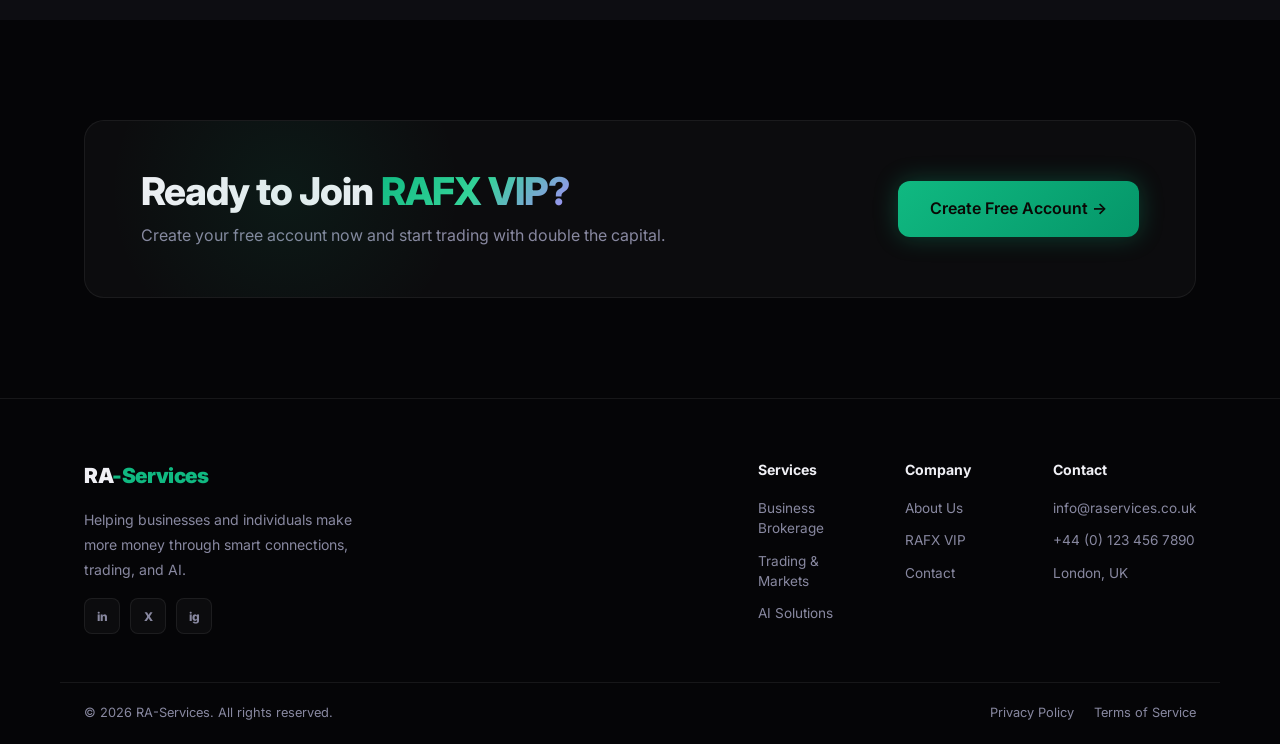
<file: vip.html>
<!DOCTYPE html>
<html lang="en">
<head>
  <meta charset="UTF-8" />
  <meta name="viewport" content="width=device-width, initial-scale=1.0" />
  <title>VIP Access | RAFX - RA-Services</title>
  <link rel="stylesheet" href="styles.css" />
  <link rel="preconnect" href="https://fonts.googleapis.com" />
  <link rel="preconnect" href="https://fonts.gstatic.com" crossorigin />
  <link href="https://fonts.googleapis.com/css2?family=Inter:wght@300;400;500;600;700;800;900&display=swap" rel="stylesheet" />
</head>
<body>

  <!-- NAV -->
  <nav class="nav scrolled" id="nav">
    <div class="nav-inner container">
      <a href="index.html" class="logo">RA<span>-Services</span></a>
      <ul class="nav-links">
        <li><a href="index.html">Home</a></li>
        <li><a href="services.html">Services</a></li>
        <li><a href="about.html">About</a></li>
        <li><a href="vip.html" class="active">VIP</a></li>
        <li><a href="contact.html">Contact</a></li>
      </ul>
      <div class="nav-actions">
        <a href="contact.html" class="btn btn-ghost">Get in Touch</a>
        <a href="vip.html" class="btn btn-primary">Join VIP</a>
      </div>
      <button class="hamburger" id="hamburger" aria-label="Menu">
        <span></span><span></span><span></span>
      </button>
    </div>
    <div class="mobile-menu" id="mobileMenu">
      <a href="index.html">Home</a>
      <a href="services.html">Services</a>
      <a href="about.html">About</a>
      <a href="vip.html">VIP</a>
      <a href="contact.html">Contact</a>
      <a href="vip.html" class="btn btn-primary">Join VIP</a>
    </div>
  </nav>

  <!-- PAGE HERO -->
  <section class="page-hero vip-hero">
    <div class="page-hero-glow"></div>
    <div class="grid-overlay"></div>
    <div class="container">
      <div class="vip-badge">
        <span class="badge-dot"></span>
        Free Access - Limited Spots
      </div>
      <h1>Welcome to <span class="gradient-text">RAFX VIP</span></h1>
      <p>Get exclusive access to our premium trading community - completely free. Follow the steps below to unlock your VIP membership today.</p>
      <div class="vip-perks-strip">
        <span>✦ Free to Join</span>
        <span>✦ 100% Deposit Bonus</span>
        <span>✦ VIP Trade Signals</span>
        <span>✦ Private Community</span>
      </div>
    </div>
  </section>

  <!-- STEPS -->
  <section class="vip-steps-section section">
    <div class="container">
      <div class="section-header">
        <p class="section-tag">How It Works</p>
        <h2>Get VIP Access in <span class="gradient-text">3 Simple Steps</span></h2>
        <p class="section-desc">The entire process takes less than 10 minutes. Follow each step carefully and we'll confirm your access personally.</p>
      </div>

      <div class="vip-steps">

        <!-- Step 1 -->
        <div class="vip-step-card">
          <div class="vip-step-header">
            <div class="vip-step-num">01</div>
            <div class="vip-step-title">
              <h3>Create Your Trading Account</h3>
              <p class="vip-step-sub">Takes 5 minutes - completely free to open</p>
            </div>
          </div>
          <div class="vip-step-body">
            <p>Click the button below to create your account with our partner broker PU Prime. Use our exclusive link to ensure you're registered correctly and eligible for the VIP bonus.</p>
            <div class="vip-step-note">
              <span class="note-icon"><svg viewBox="0 0 24 24" fill="none" stroke="currentColor" stroke-width="1.8" stroke-linecap="round" stroke-linejoin="round"><polygon points="13 2 3 14 12 14 11 22 21 10 12 10 13 2"/></svg></span>
              <span>Make sure you register through our link below - accounts created without it won't qualify for the bonus.</span>
            </div>
            <a href="https://www.puprime.partners/forex-trading-account/?affid=MjMyMTE0ODY=" target="_blank" rel="noopener noreferrer" class="btn btn-primary btn-lg vip-cta-btn">
              Create Your Free Account →
            </a>
            <p class="vip-link-note">Opens PU Prime registration - our official broker partner</p>
          </div>
        </div>

        <!-- Step 2 -->
        <div class="vip-step-card">
          <div class="vip-step-header">
            <div class="vip-step-num">02</div>
            <div class="vip-step-title">
              <h3>Send Us Your Confirmation</h3>
              <p class="vip-step-sub">We verify every member personally</p>
            </div>
          </div>
          <div class="vip-step-body">
            <p>Once your account is created, send us a message with the following so we can verify and confirm your VIP access:</p>
            <ul class="vip-checklist">
              <li>
                <span class="check-icon"><svg viewBox="0 0 24 24" fill="none" stroke="currentColor" stroke-width="2.5" stroke-linecap="round" stroke-linejoin="round"><polyline points="20 6 9 17 4 12"/></svg></span>
                <span>A screenshot of your completed account registration</span>
              </li>
              <li>
                <span class="check-icon"><svg viewBox="0 0 24 24" fill="none" stroke="currentColor" stroke-width="2.5" stroke-linecap="round" stroke-linejoin="round"><polyline points="20 6 9 17 4 12"/></svg></span>
                <span>Your full name</span>
              </li>
              <li>
                <span class="check-icon"><svg viewBox="0 0 24 24" fill="none" stroke="currentColor" stroke-width="2.5" stroke-linecap="round" stroke-linejoin="round"><polyline points="20 6 9 17 4 12"/></svg></span>
                <span>The email address used to register</span>
              </li>
            </ul>
            <a href="vip-confirm.html" class="btn btn-outline btn-lg">Send Confirmation →</a>
          </div>
        </div>

        <!-- Step 3 -->
        <div class="vip-step-card vip-step-featured">
          <div class="vip-step-header">
            <div class="vip-step-num">03</div>
            <div class="vip-step-title">
              <h3>Claim Your 100% Deposit Bonus</h3>
              <p class="vip-step-sub">Double your starting capital instantly</p>
            </div>
          </div>
          <div class="vip-step-body">
            <p>Once confirmed, open the PU Prime app and navigate to <strong>Promo</strong> to opt in to the <strong>100% Deposit Bonus</strong>. This doubles your deposit automatically.</p>
            <div class="vip-bonus-box">
              <div class="bonus-row">
                <span class="bonus-label">Minimum deposit</span>
                <span class="bonus-val">£250</span>
              </div>
              <div class="bonus-divider"></div>
              <div class="bonus-row">
                <span class="bonus-label">After 100% bonus</span>
                <span class="bonus-val bonus-green">£500</span>
              </div>
              <div class="bonus-divider"></div>
              <div class="bonus-row">
                <span class="bonus-label">Extra capital gained</span>
                <span class="bonus-val bonus-green">+£250 free</span>
              </div>
            </div>
            <div class="vip-step-note">
              <span class="note-icon"><svg viewBox="0 0 24 24" fill="none" stroke="currentColor" stroke-width="1.8" stroke-linecap="round" stroke-linejoin="round"><line x1="9" y1="18" x2="15" y2="18"/><line x1="10" y1="22" x2="14" y2="22"/><path d="M15.09 14c.18-.98.65-1.74 1.41-2.5A4.65 4.65 0 0 0 18 8 6 6 0 0 0 6 8c0 1 .23 2.23 1.5 3.5A4.61 4.61 0 0 1 8.91 14"/></svg></span>
              <span>Go to <strong>Promo</strong> in the PU Prime app and opt in before making your deposit to activate the bonus.</span>
            </div>
          </div>
        </div>

        <!-- Step 4 -->
        <div class="vip-step-card vip-step-final">
          <div class="vip-step-header">
            <div class="vip-step-num">04</div>
            <div class="vip-step-title">
              <h3>You're In - Welcome to the Group</h3>
              <p class="vip-step-sub">The last step we handle for you</p>
            </div>
          </div>
          <div class="vip-step-body">
            <p>Once all steps are completed and confirmed, we personally add you to our <strong>exclusive RAFX group chat</strong>. From that moment you're inside - no waiting, no delays.</p>
            <div class="group-chat-banner">
              <div class="group-chat-icon"><svg viewBox="0 0 24 24" fill="none" stroke="currentColor" stroke-width="1.8" stroke-linecap="round" stroke-linejoin="round"><path d="M21 15a2 2 0 0 1-2 2H7l-4 4V5a2 2 0 0 1 2-2h14a2 2 0 0 1 2 2z"/></svg></div>
              <div class="group-chat-text">
                <strong>RAFX VIP Group</strong>
                <span>Constant updates - trade signals, market news, deal alerts &amp; direct access to the RA-Services team, all in one place.</span>
              </div>
              <div class="group-chat-live">
                <span class="badge-dot"></span>
                Live
              </div>
            </div>
            <div class="group-chat-features">
              <div class="gc-feature">
                <span class="gc-icon"><svg viewBox="0 0 24 24" fill="none" stroke="currentColor" stroke-width="1.8" stroke-linecap="round" stroke-linejoin="round"><line x1="18" y1="20" x2="18" y2="10"/><line x1="12" y1="20" x2="12" y2="4"/><line x1="6" y1="20" x2="6" y2="14"/></svg></span>
                <span>Daily trade signals posted directly to the group</span>
              </div>
              <div class="gc-feature">
                <span class="gc-icon"><svg viewBox="0 0 24 24" fill="none" stroke="currentColor" stroke-width="1.8" stroke-linecap="round" stroke-linejoin="round"><path d="M18 8A6 6 0 0 0 6 8c0 7-3 9-3 9h18s-3-2-3-9"/><path d="M13.73 21a2 2 0 0 1-3.46 0"/></svg></span>
                <span>Real-time market alerts and breaking opportunities</span>
              </div>
              <div class="gc-feature">
                <span class="gc-icon"><svg viewBox="0 0 24 24" fill="none" stroke="currentColor" stroke-width="1.8" stroke-linecap="round" stroke-linejoin="round"><path d="M17 21v-2a4 4 0 0 0-4-4H5a4 4 0 0 0-4 4v2"/><circle cx="9" cy="7" r="4"/><path d="M23 21v-2a4 4 0 0 0-3-3.87"/><path d="M16 3.13a4 4 0 0 1 0 7.75"/></svg></span>
                <span>Direct line to the RA-Services team whenever you need us</span>
              </div>
              <div class="gc-feature">
                <span class="gc-icon"><svg viewBox="0 0 24 24" fill="none" stroke="currentColor" stroke-width="1.8" stroke-linecap="round" stroke-linejoin="round"><circle cx="9" cy="7" r="4"/><path d="M3 21v-2a4 4 0 0 1 4-4h4a4 4 0 0 1 4 4v2"/><circle cx="19" cy="7" r="2"/><path d="M23 21v-2a2 2 0 0 0-2-2h-1"/></svg></span>
                <span>A community of active traders and business owners growing together</span>
              </div>
            </div>
          </div>
        </div>

      </div>
    </div>
  </section>

  <!-- WHAT YOU GET -->
  <section class="vip-perks section" style="background: var(--bg-2);">
    <div class="container">
      <div class="section-header">
        <p class="section-tag">VIP Benefits</p>
        <h2>What You Get With <span class="gradient-text">RAFX VIP</span></h2>
        <p class="section-desc">Once your membership is confirmed, you get immediate access to everything below.</p>
      </div>
      <div class="vip-perks-grid">
        <div class="vip-perk-card">
          <div class="vip-perk-icon"><svg viewBox="0 0 24 24" fill="none" stroke="currentColor" stroke-width="1.8" stroke-linecap="round" stroke-linejoin="round"><line x1="18" y1="20" x2="18" y2="10"/><line x1="12" y1="20" x2="12" y2="4"/><line x1="6" y1="20" x2="6" y2="14"/></svg></div>
          <h4>Premium Trade Signals</h4>
          <p>Daily high-accuracy signals across forex, crypto, and indices - with full entry, exit, and risk levels.</p>
        </div>
        <div class="vip-perk-card">
          <div class="vip-perk-icon"><svg viewBox="0 0 24 24" fill="none" stroke="currentColor" stroke-width="1.8" stroke-linecap="round" stroke-linejoin="round"><path d="M21 15a2 2 0 0 1-2 2H7l-4 4V5a2 2 0 0 1 2-2h14a2 2 0 0 1 2 2z"/></svg></div>
          <h4>Private VIP Community</h4>
          <p>Access to our exclusive group where members share live trades, analysis, and market insights in real time.</p>
        </div>
        <div class="vip-perk-card">
          <div class="vip-perk-icon"><svg viewBox="0 0 24 24" fill="none" stroke="currentColor" stroke-width="1.8" stroke-linecap="round" stroke-linejoin="round"><path d="M22 10v6M2 10l10-5 10 5-10 5z"/><path d="M6 12v5c3 3 9 3 12 0v-5"/></svg></div>
          <h4>Trading Education</h4>
          <p>Step-by-step guides, video walkthroughs, and mentorship resources to sharpen your skills fast.</p>
        </div>
        <div class="vip-perk-card">
          <div class="vip-perk-icon"><svg viewBox="0 0 24 24" fill="none" stroke="currentColor" stroke-width="1.8" stroke-linecap="round" stroke-linejoin="round"><path d="M17 21v-2a4 4 0 0 0-4-4H5a4 4 0 0 0-4 4v2"/><circle cx="9" cy="7" r="4"/><path d="M23 21v-2a4 4 0 0 0-3-3.87"/><path d="M16 3.13a4 4 0 0 1 0 7.75"/></svg></div>
          <h4>1-on-1 Support</h4>
          <p>Direct access to the RA-Services team for personal guidance on your account setup and trading strategy.</p>
        </div>
        <div class="vip-perk-card">
          <div class="vip-perk-icon"><svg viewBox="0 0 24 24" fill="none" stroke="currentColor" stroke-width="1.8" stroke-linecap="round" stroke-linejoin="round"><polygon points="13 2 3 14 12 14 11 22 21 10 12 10 13 2"/></svg></div>
          <h4>Early Opportunities</h4>
          <p>VIP members get first access to new deals, partnerships, and AI tools before they're released publicly.</p>
        </div>
        <div class="vip-perk-card vip-perk-highlight">
          <div class="vip-perk-icon"><svg viewBox="0 0 24 24" fill="none" stroke="currentColor" stroke-width="1.8" stroke-linecap="round" stroke-linejoin="round"><line x1="12" y1="1" x2="12" y2="23"/><path d="M17 5H9.5a3.5 3.5 0 0 0 0 7h5a3.5 3.5 0 0 1 0 7H6"/></svg></div>
          <h4>100% Deposit Bonus</h4>
          <p>Start with double the capital. Deposit £250, trade with £500. This alone makes the signup worth it.</p>
        </div>
      </div>
    </div>
  </section>

  <!-- FAQ -->
  <section class="vip-faq section">
    <div class="container vip-faq-inner">
      <div class="section-header" style="text-align:left; margin:0 0 40px;">
        <p class="section-tag">Questions</p>
        <h2>Common <span class="gradient-text">FAQs</span></h2>
      </div>
      <div class="faq-list">
        <div class="faq-item">
          <h4>Is the VIP membership really free?</h4>
          <p>Yes - completely free. The only requirement is creating a trading account through our link and making the minimum deposit to access the broker. The VIP community itself costs nothing.</p>
        </div>
        <div class="faq-item">
          <h4>Why do I need to use your specific link?</h4>
          <p>Our link confirms you're part of the RA-Services network, which is how we verify eligibility and unlock your bonus. Accounts created without it won't qualify for the 100% deposit bonus or VIP access.</p>
        </div>
        <div class="faq-item">
          <h4>What is PU Prime?</h4>
          <p>PU Prime is a globally regulated forex and CFD broker. They are our official trading partner and provide the platform our VIP members use to trade. They are fully licensed and trusted by millions of traders worldwide.</p>
        </div>
        <div class="faq-item">
          <h4>What is the minimum deposit?</h4>
          <p>We ask for a minimum deposit of £250. After you opt into the 100% deposit bonus through the Promo section of the PU Prime app, this is immediately doubled to £500 in your trading account.</p>
        </div>
        <div class="faq-item">
          <h4>I'm having trouble with the setup - what do I do?</h4>
          <p>Don't worry - we help every member through the process. Get in touch via the contact page and our team will walk you through it step by step.</p>
        </div>
      </div>
    </div>
  </section>

  <!-- FINAL CTA -->
  <section class="cta-banner section">
    <div class="container">
      <div class="cta-banner-inner">
        <div class="cta-banner-glow"></div>
        <div class="cta-banner-text">
          <h2>Ready to Join <span class="gradient-text">RAFX VIP?</span></h2>
          <p>Create your free account now and start trading with double the capital.</p>
        </div>
        <a href="https://www.puprime.partners/forex-trading-account/?affid=MjMyMTE0ODY=" target="_blank" rel="noopener noreferrer" class="btn btn-primary btn-lg">Create Free Account →</a>
      </div>
    </div>
  </section>

  <!-- FOOTER -->
  <footer class="footer">
    <div class="container footer-inner">
      <div class="footer-brand">
        <a href="index.html" class="logo">RA<span>-Services</span></a>
        <p>Helping businesses and individuals make more money through smart connections, trading, and AI.</p>
        <div class="social-links">
          <a href="#" aria-label="LinkedIn">in</a>
          <a href="#" aria-label="Twitter">X</a>
          <a href="#" aria-label="Instagram">ig</a>
        </div>
      </div>
      <div class="footer-links">
        <div class="footer-col">
          <strong>Services</strong>
          <a href="services.html#brokerage">Business Brokerage</a>
          <a href="services.html#trading">Trading &amp; Markets</a>
          <a href="services.html#ai">AI Solutions</a>
        </div>
        <div class="footer-col">
          <strong>Company</strong>
          <a href="about.html">About Us</a>
          <a href="vip.html">RAFX VIP</a>
          <a href="contact.html">Contact</a>
        </div>
        <div class="footer-col">
          <strong>Contact</strong>
          <a href="mailto:info@raservices.co.uk">info@raservices.co.uk</a>
          <a href="tel:+441234567890">+44 (0) 123 456 7890</a>
          <span>London, UK</span>
        </div>
      </div>
    </div>
    <div class="footer-bottom container">
      <span>© 2026 RA-Services. All rights reserved.</span>
      <div class="footer-legal">
        <a href="#">Privacy Policy</a>
        <a href="#">Terms of Service</a>
      </div>
    </div>
  </footer>

  <script src="script.js"></script>
</body>
</html>
</file>
<file: styles.css>
/* ===== INTRO ANIMATION ===== */
#intro {
  position: fixed;
  inset: 0;
  z-index: 9999;
  display: flex;
  align-items: center;
  justify-content: center;
  background: #050507;
  overflow: hidden;
  pointer-events: all;
}

.intro-inner {
  display: flex;
  flex-direction: column;
  align-items: center;
  gap: 20px;
  position: relative;
  z-index: 2;
}

.intro-logo {
  display: flex;
  align-items: baseline;
  gap: 0;
  font-size: clamp(3rem, 10vw, 7rem);
  font-weight: 900;
  letter-spacing: -0.03em;
  line-height: 1;
}

.intro-ra {
  color: #f0f0f5;
  opacity: 0;
  transform: translateY(30px);
  animation: introFadeUp 0.7s cubic-bezier(0.16, 1, 0.3, 1) 0.2s forwards;
}

.intro-sep {
  color: #10b981;
  opacity: 0;
  transform: translateY(30px);
  animation: introFadeUp 0.7s cubic-bezier(0.16, 1, 0.3, 1) 0.38s forwards;
}

.intro-svc {
  color: #10b981;
  opacity: 0;
  transform: translateY(30px);
  animation: introFadeUp 0.7s cubic-bezier(0.16, 1, 0.3, 1) 0.45s forwards;
}

.intro-line {
  width: 260px;
  height: 1.5px;
  background: rgba(255,255,255,0.08);
  border-radius: 2px;
  overflow: hidden;
  opacity: 0;
  animation: introLineFade 0.1s ease 0.9s forwards;
}

.intro-line-fill {
  height: 100%;
  width: 100%;
  background: linear-gradient(90deg, #10b981, #34d399, #a78bfa);
  transform: scaleX(0);
  transform-origin: left;
  animation: introLineGrow 0.55s cubic-bezier(0.16, 1, 0.3, 1) 0.95s forwards;
}

.intro-tag {
  font-size: clamp(0.65rem, 1.5vw, 0.8rem);
  font-weight: 500;
  letter-spacing: 0.14em;
  text-transform: uppercase;
  color: rgba(136, 136, 160, 0);
  animation: introTagFade 0.6s ease 1.3s forwards;
}

/* exit: whole screen slides up */
#intro {
  transition: transform 0.85s cubic-bezier(0.76, 0, 0.24, 1);
}
#intro.exit { transform: translateY(-100%); }
#intro.gone { display: none; }

@keyframes introFadeUp {
  to { opacity: 1; transform: translateY(0); }
}
@keyframes introLineFade {
  to { opacity: 1; }
}
@keyframes introLineGrow {
  to { transform: scaleX(1); }
}
@keyframes introTagFade {
  to { color: rgba(136, 136, 160, 0.8); }
}

/* ===== RESET & BASE ===== */
*, *::before, *::after { box-sizing: border-box; margin: 0; padding: 0; }

:root {
  --bg: #050507;
  --bg-2: #0d0d12;
  --bg-3: #13131a;
  --border: rgba(255,255,255,0.07);
  --border-hover: rgba(255,255,255,0.15);
  --text: #f0f0f5;
  --text-muted: #8888a0;
  --gold: #10b981;
  --gold-2: #34d399;
  --purple: #7c5cbf;
  --accent: #a78bfa;
  --gradient: linear-gradient(135deg, #10b981, #34d399, #a78bfa);
  --card-bg: rgba(255,255,255,0.03);
  --card-border: rgba(255,255,255,0.06);
  --radius: 16px;
  --radius-sm: 10px;
  --transition: 0.25s ease;
}

html { scroll-behavior: smooth; }

body {
  font-family: 'Inter', system-ui, sans-serif;
  background: var(--bg);
  color: var(--text);
  line-height: 1.6;
  overflow-x: hidden;
  -webkit-font-smoothing: antialiased;
}

.container {
  max-width: 1160px;
  margin: 0 auto;
  padding: 0 24px;
}

.section { padding: 100px 0; }

/* ===== TYPOGRAPHY ===== */
h1, h2, h3, h4 { line-height: 1.15; font-weight: 800; }
h1 { font-size: clamp(2.8rem, 6vw, 5.2rem); letter-spacing: -0.03em; }
h2 { font-size: clamp(2rem, 4vw, 3.2rem); letter-spacing: -0.025em; }
h3 { font-size: 1.35rem; font-weight: 700; }
h4 { font-size: 1.1rem; font-weight: 700; }
p { color: var(--text-muted); line-height: 1.75; }

.gradient-text {
  background: var(--gradient);
  -webkit-background-clip: text;
  -webkit-text-fill-color: transparent;
  background-clip: text;
}

/* ===== BUTTONS ===== */
.btn {
  display: inline-flex;
  align-items: center;
  gap: 8px;
  padding: 12px 24px;
  border-radius: 10px;
  font-size: 0.9rem;
  font-weight: 600;
  text-decoration: none;
  border: none;
  cursor: pointer;
  transition: all var(--transition);
  white-space: nowrap;
  font-family: inherit;
}
.btn-lg { padding: 15px 32px; font-size: 1rem; border-radius: 12px; }
.btn-full { width: 100%; justify-content: center; }

.btn-primary {
  background: linear-gradient(135deg, #10b981, #059669);
  color: #0a0805;
  box-shadow: 0 0 24px rgba(16,185,129,0.3);
}
.btn-primary:hover {
  transform: translateY(-2px);
  box-shadow: 0 0 40px rgba(16,185,129,0.5);
  background: linear-gradient(135deg, #34d399, #10b981);
}

.btn-outline {
  background: transparent;
  color: var(--text);
  border: 1.5px solid var(--border-hover);
}
.btn-outline:hover {
  border-color: var(--gold);
  color: var(--gold);
  background: rgba(16,185,129,0.06);
}

.btn-ghost {
  background: transparent;
  color: var(--text-muted);
}
.btn-ghost:hover { color: var(--text); }

/* ===== SECTION HEADERS ===== */
.section-header {
  text-align: center;
  max-width: 640px;
  margin: 0 auto 64px;
}
.section-tag {
  display: inline-block;
  font-size: 0.78rem;
  font-weight: 700;
  letter-spacing: 0.12em;
  text-transform: uppercase;
  color: var(--gold);
  margin-bottom: 16px;
  background: rgba(16,185,129,0.1);
  padding: 5px 14px;
  border-radius: 100px;
  border: 1px solid rgba(16,185,129,0.2);
}
.section-desc {
  margin-top: 16px;
  font-size: 1.05rem;
}

/* ===== NAV ===== */
.nav {
  position: fixed;
  top: 0; left: 0; right: 0;
  z-index: 100;
  transition: all 0.3s ease;
  padding: 20px 0;
}
.nav.scrolled {
  background: rgba(5,5,7,0.85);
  backdrop-filter: blur(20px);
  -webkit-backdrop-filter: blur(20px);
  border-bottom: 1px solid var(--border);
  padding: 14px 0;
}
.nav-inner {
  display: flex;
  align-items: center;
  gap: 40px;
}
.logo {
  font-size: 1.3rem;
  font-weight: 900;
  text-decoration: none;
  color: var(--text);
  letter-spacing: -0.02em;
  flex-shrink: 0;
}
.logo span { color: var(--gold); }

.nav-links {
  display: flex;
  gap: 32px;
  list-style: none;
  margin-left: auto;
}
.nav-links a {
  text-decoration: none;
  color: var(--text-muted);
  font-size: 0.9rem;
  font-weight: 500;
  transition: color var(--transition);
}
.nav-links a:hover { color: var(--text); }

.nav-actions {
  display: flex;
  align-items: center;
  gap: 10px;
  margin-left: 24px;
}

.hamburger {
  display: none;
  flex-direction: column;
  gap: 5px;
  background: none;
  border: none;
  cursor: pointer;
  padding: 4px;
  margin-left: auto;
}
.hamburger span {
  display: block;
  width: 22px;
  height: 2px;
  background: var(--text);
  border-radius: 2px;
  transition: all 0.3s;
}

.mobile-menu {
  display: none;
  flex-direction: column;
  gap: 4px;
  padding: 16px 24px 20px;
  background: rgba(5,5,7,0.95);
  border-top: 1px solid var(--border);
}
.mobile-menu a {
  text-decoration: none;
  color: var(--text-muted);
  padding: 10px 0;
  font-weight: 500;
  border-bottom: 1px solid var(--border);
  transition: color var(--transition);
}
.mobile-menu a:last-child { border-bottom: none; margin-top: 8px; text-align: center; }
.mobile-menu a:hover { color: var(--text); }
.mobile-menu.open { display: flex; }
.mobile-menu a.active { color: var(--gold); }

/* ===== HERO ===== */
#hero-canvas {
  position: absolute;
  inset: 0;
  width: 100%;
  height: 100%;
  z-index: 1;
  pointer-events: none;
}

.hero {
  min-height: 100vh;
  display: flex;
  flex-direction: column;
  align-items: center;
  justify-content: center;
  text-align: center;
  position: relative;
  overflow: hidden;
  padding: 120px 0 60px;
  perspective: 1200px;
}
.hero-bg {
  position: absolute;
  inset: 0;
  pointer-events: none;
  z-index: 1;
}

.hero-content {
  transform-style: preserve-3d;
  transition: transform 0.1s ease-out;
  will-change: transform;
}
.glow {
  position: absolute;
  border-radius: 50%;
  filter: blur(80px);
  opacity: 0.18;
}
.glow-1 {
  width: 600px; height: 600px;
  background: radial-gradient(circle, #10b981, transparent);
  top: -100px; left: 50%;
  transform: translateX(-50%);
  animation: pulse 6s ease-in-out infinite;
}
.glow-2 {
  width: 500px; height: 500px;
  background: radial-gradient(circle, #7c5cbf, transparent);
  bottom: 0; right: -100px;
  opacity: 0.12;
  animation: pulse 8s ease-in-out infinite reverse;
}
.grid-overlay {
  position: absolute;
  inset: 0;
  background-image:
    linear-gradient(rgba(255,255,255,0.025) 1px, transparent 1px),
    linear-gradient(90deg, rgba(255,255,255,0.025) 1px, transparent 1px);
  background-size: 60px 60px;
  mask-image: radial-gradient(ellipse 80% 60% at 50% 50%, black 30%, transparent 100%);
}
@keyframes pulse {
  0%, 100% { transform: translateX(-50%) scale(1); opacity: 0.18; }
  50% { transform: translateX(-50%) scale(1.15); opacity: 0.25; }
}

.hero-content {
  position: relative;
  z-index: 2;
  display: flex;
  flex-direction: column;
  align-items: center;
  transform-style: preserve-3d;
  transition: transform 0.12s ease-out;
  will-change: transform;
}

.badge-pill {
  display: inline-flex;
  align-items: center;
  gap: 8px;
  background: rgba(255,255,255,0.05);
  border: 1px solid var(--border-hover);
  padding: 8px 18px;
  border-radius: 100px;
  font-size: 0.82rem;
  font-weight: 500;
  color: var(--text-muted);
  margin-bottom: 32px;
  backdrop-filter: blur(10px);
}
.badge-dot {
  width: 7px; height: 7px;
  background: #22c55e;
  border-radius: 50%;
  box-shadow: 0 0 8px #22c55e;
  animation: blink 2s ease-in-out infinite;
}
@keyframes blink {
  0%, 100% { opacity: 1; }
  50% { opacity: 0.4; }
}

.hero-title {
  margin-bottom: 24px;
  max-width: 800px;
}

.hero-sub {
  font-size: clamp(1rem, 2vw, 1.2rem);
  max-width: 580px;
  margin-bottom: 40px;
  color: var(--text-muted);
}

.hero-cta {
  display: flex;
  gap: 14px;
  flex-wrap: wrap;
  justify-content: center;
  margin-bottom: 64px;
}

.hero-stats {
  display: flex;
  align-items: center;
  gap: 40px;
  flex-wrap: wrap;
  justify-content: center;
  background: rgba(255,255,255,0.03);
  border: 1px solid var(--border);
  border-radius: 18px;
  padding: 24px 40px;
  backdrop-filter: blur(10px);
}
.stat {
  display: flex;
  flex-direction: column;
  align-items: center;
  gap: 4px;
}
.stat-num {
  font-size: 2.2rem;
  font-weight: 900;
  color: var(--text);
  letter-spacing: -0.03em;
  line-height: 1;
}
.stat-prefix, .stat-suffix {
  font-size: 1.5rem;
  font-weight: 900;
  color: var(--gold);
}
.stat-label {
  font-size: 0.78rem;
  color: var(--text-muted);
  text-align: center;
}
.stat-divider {
  width: 1px;
  height: 40px;
  background: var(--border);
}

.hero-scroll-hint {
  position: absolute;
  bottom: 32px;
  left: 50%;
  transform: translateX(-50%);
  display: flex;
  flex-direction: column;
  align-items: center;
  gap: 8px;
  color: var(--text-muted);
  font-size: 0.75rem;
  letter-spacing: 0.08em;
  text-transform: uppercase;
  z-index: 2;
  animation: fadeInUp 1s 1s both;
}
.scroll-arrow {
  width: 18px; height: 18px;
  border-right: 2px solid var(--text-muted);
  border-bottom: 2px solid var(--text-muted);
  transform: rotate(45deg);
  animation: bounce 2s ease-in-out infinite;
}
@keyframes bounce {
  0%, 100% { transform: rotate(45deg) translateY(0); }
  50% { transform: rotate(45deg) translateY(4px); }
}
@keyframes fadeInUp {
  from { opacity: 0; transform: translateX(-50%) translateY(16px); }
  to { opacity: 1; transform: translateX(-50%) translateY(0); }
}

/* ===== SERVICES ===== */
.services { background: var(--bg-2); }

.services-grid {
  display: grid;
  grid-template-columns: repeat(3, 1fr);
  gap: 20px;
}

.service-card {
  background: var(--card-bg);
  border: 1px solid var(--card-border);
  border-radius: var(--radius);
  padding: 36px 32px;
  display: flex;
  flex-direction: column;
  gap: 16px;
  transition: all var(--transition);
  position: relative;
  overflow: hidden;
}
.service-card::before {
  content: '';
  position: absolute;
  inset: 0;
  background: radial-gradient(ellipse 100% 60% at 50% 0%, rgba(16,185,129,0.05), transparent);
  opacity: 0;
  transition: opacity 0.4s;
}
.service-card:hover { border-color: var(--border-hover); transform: translateY(-4px); }
.service-card:hover::before { opacity: 1; }

.card-featured {
  border-color: rgba(16,185,129,0.2);
  background: linear-gradient(160deg, rgba(16,185,129,0.04), rgba(255,255,255,0.02));
  box-shadow: 0 0 40px rgba(16,185,129,0.08);
}

.service-icon {
  width: 52px; height: 52px;
  display: flex;
  align-items: center;
  justify-content: center;
  background: rgba(16,185,129,0.1);
  border: 1px solid rgba(16,185,129,0.2);
  border-radius: 14px;
  color: var(--gold);
}
.service-icon svg { width: 26px; height: 26px; }

.service-tag {
  font-size: 0.72rem;
  font-weight: 700;
  letter-spacing: 0.1em;
  text-transform: uppercase;
  color: var(--gold);
}

.service-card h3 { color: var(--text); font-size: 1.3rem; }
.service-card > p { font-size: 0.92rem; }

.service-points {
  list-style: none;
  display: flex;
  flex-direction: column;
  gap: 8px;
  margin-top: 4px;
}
.service-points li {
  font-size: 0.87rem;
  color: var(--text-muted);
  padding-left: 18px;
  position: relative;
}
.service-points li::before {
  content: '✓';
  position: absolute;
  left: 0;
  color: var(--gold);
  font-weight: 700;
  font-size: 0.8rem;
}

.service-link {
  margin-top: auto;
  font-size: 0.88rem;
  font-weight: 600;
  color: var(--gold);
  text-decoration: none;
  transition: gap var(--transition);
  display: inline-block;
}
.service-link:hover { letter-spacing: 0.02em; }

/* ===== HOW IT WORKS ===== */
.how { background: var(--bg); }

.steps {
  display: flex;
  align-items: flex-start;
  gap: 0;
  max-width: 1000px;
  margin: 0 auto;
  position: relative;
}
.step {
  flex: 1;
  display: flex;
  flex-direction: column;
  align-items: center;
  text-align: center;
  gap: 20px;
  padding: 0 16px;
}
.step-num {
  width: 60px; height: 60px;
  display: flex;
  align-items: center;
  justify-content: center;
  font-size: 1.1rem;
  font-weight: 900;
  color: var(--gold);
  background: rgba(16,185,129,0.08);
  border: 2px solid rgba(16,185,129,0.25);
  border-radius: 50%;
  flex-shrink: 0;
  position: relative;
  z-index: 2;
  transition: all var(--transition);
}
.step:hover .step-num {
  background: rgba(16,185,129,0.15);
  border-color: var(--gold);
  box-shadow: 0 0 24px rgba(16,185,129,0.3);
}
.step-body { display: flex; flex-direction: column; gap: 10px; }
.step-body h4 { color: var(--text); }
.step-body p { font-size: 0.88rem; }

.step-connector {
  flex-shrink: 0;
  width: 60px;
  height: 2px;
  background: linear-gradient(90deg, rgba(16,185,129,0.3), rgba(16,185,129,0.1));
  margin-top: 30px;
  position: relative;
}
.step-connector::after {
  content: '';
  position: absolute;
  right: -5px;
  top: -4px;
  width: 10px; height: 10px;
  border-right: 2px solid rgba(16,185,129,0.4);
  border-top: 2px solid rgba(16,185,129,0.4);
  transform: rotate(45deg);
}

/* ===== MARQUEE ===== */
.marquee-strip {
  overflow: hidden;
  border-top: 1px solid var(--border);
  border-bottom: 1px solid var(--border);
  background: var(--bg-3);
  padding: 18px 0;
}
.marquee-track {
  display: flex;
  gap: 0;
  white-space: nowrap;
  animation: marquee 35s linear infinite;
  width: max-content;
}
.marquee-track span {
  padding: 0 20px;
  font-size: 0.82rem;
  font-weight: 600;
  letter-spacing: 0.06em;
  text-transform: uppercase;
  color: var(--text-muted);
}
.marquee-track .sep {
  color: var(--gold);
  padding: 0 4px;
}
@keyframes marquee {
  from { transform: translateX(0); }
  to { transform: translateX(-50%); }
}

/* ===== ABOUT ===== */
.about { background: var(--bg-2); }

.about-inner {
  display: grid;
  grid-template-columns: 1fr 1fr;
  gap: 80px;
  align-items: center;
}

.about-text { display: flex; flex-direction: column; gap: 20px; }
.about-text .section-tag { align-self: flex-start; }
.about-text h2 { margin-bottom: 4px; }
.about-text p { font-size: 0.97rem; }

.about-pillars {
  display: flex;
  flex-direction: column;
  gap: 16px;
  margin-top: 12px;
}
.pillar {
  display: flex;
  align-items: flex-start;
  gap: 16px;
  padding: 16px 20px;
  background: var(--card-bg);
  border: 1px solid var(--card-border);
  border-radius: var(--radius-sm);
  transition: border-color var(--transition);
}
.pillar:hover { border-color: rgba(16,185,129,0.2); }
.pillar-icon { width: 36px; height: 36px; display: flex; align-items: center; justify-content: center; flex-shrink: 0; color: var(--gold); }
.pillar-icon svg { width: 22px; height: 22px; }
.pillar div { display: flex; flex-direction: column; gap: 2px; }
.pillar strong { color: var(--text); font-size: 0.95rem; }
.pillar span { color: var(--text-muted); font-size: 0.85rem; }

.about-visual {
  position: relative;
  height: 400px;
}
.visual-orb {
  position: absolute;
  width: 260px; height: 260px;
  top: 50%; left: 50%;
  transform: translate(-50%, -50%);
  background: radial-gradient(circle, rgba(16,185,129,0.12), rgba(124,92,191,0.08), transparent 70%);
  border-radius: 50%;
  border: 1px solid rgba(16,185,129,0.1);
  animation: spin 20s linear infinite;
}
@keyframes spin {
  from { transform: translate(-50%, -50%) rotate(0deg); }
  to { transform: translate(-50%, -50%) rotate(360deg); }
}
.visual-card {
  position: absolute;
  background: rgba(13,13,18,0.9);
  border: 1px solid var(--border-hover);
  border-radius: var(--radius-sm);
  padding: 16px 20px;
  display: flex;
  align-items: center;
  gap: 14px;
  backdrop-filter: blur(10px);
  min-width: 200px;
}
.vc-icon { width: 36px; height: 36px; display: flex; align-items: center; justify-content: center; color: var(--gold); }
.vc-icon svg { width: 28px; height: 28px; }
.vc-text { display: flex; flex-direction: column; gap: 2px; }
.vc-text strong { color: var(--text); font-size: 1rem; font-weight: 700; }
.vc-text span { color: var(--text-muted); font-size: 0.78rem; }

.vc-1 { top: 10%; left: 0; }
.vc-2 { top: 42%; right: 0; }
.vc-3 { bottom: 8%; left: 10%; }

/* ===== TESTIMONIALS ===== */
.testimonials { background: var(--bg); }

.testi-grid {
  display: grid;
  grid-template-columns: repeat(3, 1fr);
  gap: 20px;
}
.testi-card {
  background: var(--card-bg);
  border: 1px solid var(--card-border);
  border-radius: var(--radius);
  padding: 32px;
  display: flex;
  flex-direction: column;
  gap: 18px;
  transition: all var(--transition);
}
.testi-card:hover { border-color: var(--border-hover); transform: translateY(-3px); }
.testi-featured {
  border-color: rgba(16,185,129,0.2);
  background: linear-gradient(160deg, rgba(16,185,129,0.04), rgba(255,255,255,0.02));
}
.stars { color: var(--gold); display: flex; gap: 3px; }
.stars svg { width: 15px; height: 15px; }
.testi-card p { font-size: 0.92rem; line-height: 1.7; font-style: italic; flex: 1; }
.testi-author {
  display: flex;
  align-items: center;
  gap: 12px;
  padding-top: 8px;
  border-top: 1px solid var(--border);
}
.avatar {
  width: 40px; height: 40px;
  background: linear-gradient(135deg, var(--gold), var(--purple));
  border-radius: 50%;
  display: flex;
  align-items: center;
  justify-content: center;
  font-size: 0.75rem;
  font-weight: 800;
  color: #0a0805;
  flex-shrink: 0;
}
.testi-author div { display: flex; flex-direction: column; gap: 2px; }
.testi-author strong { color: var(--text); font-size: 0.88rem; }
.testi-author span { color: var(--text-muted); font-size: 0.78rem; }

/* ===== CTA / CONTACT ===== */
.cta-section { background: var(--bg-2); }

.cta-box {
  max-width: 720px;
  margin: 0 auto;
  text-align: center;
  position: relative;
  padding: 60px;
  background: var(--card-bg);
  border: 1px solid var(--card-border);
  border-radius: 24px;
  overflow: hidden;
}
.cta-glow {
  position: absolute;
  width: 400px; height: 300px;
  background: radial-gradient(circle, rgba(16,185,129,0.12), transparent 70%);
  top: -100px; left: 50%;
  transform: translateX(-50%);
  pointer-events: none;
}
.cta-box .section-tag { margin-bottom: 12px; }
.cta-box h2 { margin-bottom: 16px; }
.cta-desc { max-width: 520px; margin: 0 auto 36px; font-size: 1rem; }

.contact-form {
  display: flex;
  flex-direction: column;
  gap: 14px;
  text-align: left;
  position: relative;
  z-index: 2;
}
.form-row {
  display: grid;
  grid-template-columns: 1fr 1fr;
  gap: 14px;
}
.contact-form input,
.contact-form select,
.contact-form textarea {
  width: 100%;
  padding: 14px 16px;
  background: rgba(255,255,255,0.04);
  border: 1px solid var(--border);
  border-radius: var(--radius-sm);
  color: var(--text);
  font-family: inherit;
  font-size: 0.9rem;
  outline: none;
  transition: border-color var(--transition);
  -webkit-appearance: none;
  appearance: none;
}
.contact-form select {
  cursor: pointer;
  background-image: url("data:image/svg+xml,%3Csvg xmlns='http://www.w3.org/2000/svg' width='12' height='8' viewBox='0 0 12 8'%3E%3Cpath d='M1 1l5 5 5-5' stroke='%23888' stroke-width='1.5' fill='none' stroke-linecap='round'/%3E%3C/svg%3E");
  background-repeat: no-repeat;
  background-position: right 14px center;
  padding-right: 36px;
}
.contact-form input::placeholder,
.contact-form select option:first-child,
.contact-form textarea::placeholder { color: var(--text-muted); }
.contact-form select option { background: #13131a; color: var(--text); }
.contact-form input:focus,
.contact-form select:focus,
.contact-form textarea:focus { border-color: rgba(16,185,129,0.4); }
.contact-form textarea { resize: vertical; min-height: 110px; }

.form-note {
  text-align: center;
  font-size: 0.78rem;
  margin-top: 8px;
  color: var(--text-muted);
}

/* ===== FOOTER ===== */
.footer {
  background: var(--bg);
  border-top: 1px solid var(--border);
  padding-top: 60px;
}
.footer-inner {
  display: grid;
  grid-template-columns: 1.4fr 1fr;
  gap: 60px;
  padding-bottom: 48px;
  border-bottom: 1px solid var(--border);
}
.footer-brand { display: flex; flex-direction: column; gap: 16px; }
.footer-brand p { font-size: 0.88rem; max-width: 300px; }
.social-links { display: flex; gap: 10px; }
.social-links a {
  width: 36px; height: 36px;
  display: flex;
  align-items: center;
  justify-content: center;
  background: var(--card-bg);
  border: 1px solid var(--border);
  border-radius: 8px;
  color: var(--text-muted);
  font-size: 0.75rem;
  font-weight: 800;
  text-decoration: none;
  transition: all var(--transition);
}
.social-links a:hover {
  color: var(--gold);
  border-color: rgba(16,185,129,0.3);
  background: rgba(16,185,129,0.06);
}

.footer-links {
  display: grid;
  grid-template-columns: repeat(3, 1fr);
  gap: 32px;
}
.footer-col { display: flex; flex-direction: column; gap: 12px; }
.footer-col strong { color: var(--text); font-size: 0.88rem; margin-bottom: 4px; }
.footer-col a, .footer-col span {
  font-size: 0.85rem;
  color: var(--text-muted);
  text-decoration: none;
  transition: color var(--transition);
  line-height: 1.5;
}
.footer-col a:hover { color: var(--gold); }

.footer-bottom {
  display: flex;
  justify-content: space-between;
  align-items: center;
  padding: 20px 24px;
  font-size: 0.8rem;
  color: var(--text-muted);
  flex-wrap: wrap;
  gap: 12px;
}
.footer-legal { display: flex; gap: 20px; }
.footer-legal a { color: var(--text-muted); text-decoration: none; transition: color var(--transition); }
.footer-legal a:hover { color: var(--text); }

/* ===== ANIMATIONS (scroll reveal) ===== */
.reveal {
  opacity: 0;
  transform: translateY(30px);
  transition: opacity 0.6s ease, transform 0.6s ease;
}
.reveal.visible {
  opacity: 1;
  transform: translateY(0);
}

/* ===== FORM SUCCESS ===== */
.form-success {
  display: flex;
  flex-direction: column;
  align-items: center;
  gap: 16px;
  padding: 32px;
  text-align: center;
}
.form-success .check {
  width: 60px; height: 60px;
  background: rgba(34, 197, 94, 0.1);
  border: 2px solid rgba(34, 197, 94, 0.3);
  border-radius: 50%;
  display: flex;
  align-items: center;
  justify-content: center;
  font-size: 1.6rem;
}
.form-success h3 { color: var(--text); }

/* ===== NAV ACTIVE LINK ===== */
.nav-links a.active { color: var(--gold); }

/* ===== VIP PAGE ===== */
.vip-hero { background: var(--bg); }
.vip-hero .page-hero-glow {
  background: radial-gradient(circle, rgba(16,185,129,0.15), transparent 70%);
  width: 600px; height: 400px;
}

.vip-badge {
  display: inline-flex;
  align-items: center;
  gap: 8px;
  background: rgba(16,185,129,0.08);
  border: 1px solid rgba(16,185,129,0.25);
  padding: 7px 18px;
  border-radius: 100px;
  font-size: 0.82rem;
  font-weight: 600;
  color: var(--gold);
  margin-bottom: 24px;
  letter-spacing: 0.04em;
}

.vip-perks-strip {
  display: flex;
  justify-content: center;
  gap: 28px;
  flex-wrap: wrap;
  margin-top: 28px;
  font-size: 0.82rem;
  font-weight: 600;
  color: var(--text-muted);
  letter-spacing: 0.04em;
}
.vip-perks-strip span { color: var(--gold); }

/* Steps */
.vip-steps-section { background: var(--bg); }
.vip-steps {
  display: flex;
  flex-direction: column;
  gap: 24px;
  max-width: 820px;
  margin: 0 auto;
}

.vip-step-card {
  background: var(--card-bg);
  border: 1px solid var(--card-border);
  border-radius: 20px;
  overflow: hidden;
  transition: border-color var(--transition);
}
.vip-step-card:hover { border-color: rgba(16,185,129,0.2); }

.vip-step-featured {
  border-color: rgba(16,185,129,0.25);
  background: linear-gradient(160deg, rgba(16,185,129,0.04), rgba(255,255,255,0.02));
}

.vip-step-header {
  display: flex;
  align-items: center;
  gap: 20px;
  padding: 28px 32px 0;
}

.vip-step-num {
  font-size: 2.8rem;
  font-weight: 900;
  color: var(--gold);
  opacity: 0.25;
  line-height: 1;
  letter-spacing: -0.04em;
  flex-shrink: 0;
  width: 64px;
}

.vip-step-title h3 { color: var(--text); font-size: 1.2rem; }
.vip-step-sub { font-size: 0.82rem; color: var(--text-muted); margin-top: 4px; }

.vip-step-body {
  padding: 20px 32px 32px 32px;
  display: flex;
  flex-direction: column;
  gap: 18px;
}
.vip-step-body > p { font-size: 0.95rem; }

.vip-step-note {
  display: flex;
  gap: 12px;
  background: rgba(255,255,255,0.03);
  border: 1px solid var(--border);
  border-radius: var(--radius-sm);
  padding: 14px 16px;
  font-size: 0.85rem;
  color: var(--text-muted);
  align-items: flex-start;
}
.note-icon { flex-shrink: 0; color: var(--gold); display: flex; }
.note-icon svg { width: 17px; height: 17px; margin-top: 1px; }

.vip-cta-btn { align-self: flex-start; }

.vip-link-note {
  font-size: 0.75rem !important;
  color: var(--text-muted) !important;
  margin-top: -8px;
}

/* Checklist */
.vip-checklist {
  list-style: none;
  display: flex;
  flex-direction: column;
  gap: 12px;
}
.vip-checklist li {
  display: flex;
  align-items: flex-start;
  gap: 12px;
  font-size: 0.92rem;
  color: var(--text-muted);
}
.check-icon {
  width: 22px; height: 22px;
  background: rgba(16,185,129,0.1);
  border: 1px solid rgba(16,185,129,0.3);
  border-radius: 50%;
  display: flex;
  align-items: center;
  justify-content: center;
  font-size: 0.7rem;
  color: var(--gold);
  font-weight: 800;
  flex-shrink: 0;
  margin-top: 1px;
}

/* Bonus box */
.vip-bonus-box {
  background: rgba(16,185,129,0.05);
  border: 1px solid rgba(16,185,129,0.2);
  border-radius: var(--radius-sm);
  padding: 20px 24px;
  display: flex;
  flex-direction: column;
  gap: 12px;
}
.bonus-row {
  display: flex;
  justify-content: space-between;
  align-items: center;
  font-size: 0.9rem;
}
.bonus-label { color: var(--text-muted); }
.bonus-val { font-weight: 800; color: var(--text); font-size: 1rem; }
.bonus-green { color: var(--gold); }
.bonus-divider { height: 1px; background: rgba(255,255,255,0.06); }

/* Perks grid */
.vip-perks-grid {
  display: grid;
  grid-template-columns: repeat(3, 1fr);
  gap: 20px;
}
.vip-perk-card {
  background: var(--card-bg);
  border: 1px solid var(--card-border);
  border-radius: var(--radius);
  padding: 32px 28px;
  display: flex;
  flex-direction: column;
  gap: 14px;
  transition: all var(--transition);
}
.vip-perk-card:hover { border-color: rgba(16,185,129,0.2); transform: translateY(-3px); }
.vip-perk-highlight {
  border-color: rgba(16,185,129,0.25);
  background: linear-gradient(160deg, rgba(16,185,129,0.05), rgba(255,255,255,0.02));
}
.vip-perk-icon { color: var(--gold); }
.vip-perk-icon svg { width: 30px; height: 30px; }
.vip-perk-card h4 { color: var(--text); font-size: 1rem; }
.vip-perk-card p { font-size: 0.88rem; }

/* Step 4 - Group chat */
.vip-step-final {
  border-color: rgba(16,185,129,0.35);
  background: linear-gradient(160deg, rgba(16,185,129,0.06), rgba(255,255,255,0.02));
  box-shadow: 0 0 40px rgba(16,185,129,0.06);
}

.group-chat-banner {
  display: flex;
  align-items: center;
  gap: 16px;
  background: rgba(16,185,129,0.07);
  border: 1px solid rgba(16,185,129,0.25);
  border-radius: var(--radius-sm);
  padding: 18px 20px;
}
.group-chat-icon { flex-shrink: 0; color: var(--gold); display: flex; }
.group-chat-icon svg { width: 32px; height: 32px; }
.group-chat-text {
  display: flex;
  flex-direction: column;
  gap: 4px;
  flex: 1;
}
.group-chat-text strong { color: var(--text); font-size: 1rem; }
.group-chat-text span { color: var(--text-muted); font-size: 0.84rem; line-height: 1.5; }
.group-chat-live {
  display: flex;
  align-items: center;
  gap: 6px;
  font-size: 0.75rem;
  font-weight: 700;
  color: var(--gold);
  letter-spacing: 0.06em;
  text-transform: uppercase;
  flex-shrink: 0;
  background: rgba(16,185,129,0.1);
  border: 1px solid rgba(16,185,129,0.25);
  padding: 5px 12px;
  border-radius: 100px;
}

.group-chat-features {
  display: grid;
  grid-template-columns: 1fr 1fr;
  gap: 12px;
}
.gc-feature {
  display: flex;
  align-items: flex-start;
  gap: 10px;
  font-size: 0.88rem;
  color: var(--text-muted);
  background: rgba(255,255,255,0.02);
  border: 1px solid var(--border);
  border-radius: var(--radius-sm);
  padding: 12px 14px;
}
.gc-icon { flex-shrink: 0; color: var(--gold); display: flex; margin-top: 1px; }
.gc-icon svg { width: 17px; height: 17px; }

@media (max-width: 600px) {
  .group-chat-features { grid-template-columns: 1fr; }
  .group-chat-banner { flex-wrap: wrap; }
  .group-chat-live { align-self: flex-start; }
}

/* FAQ */
.vip-faq { background: var(--bg-2); }
.vip-faq-inner { max-width: 760px; }
.faq-list { display: flex; flex-direction: column; gap: 0; }
.faq-item {
  padding: 28px 0;
  border-bottom: 1px solid var(--border);
  display: flex;
  flex-direction: column;
  gap: 10px;
}
.faq-item:last-child { border-bottom: none; }
.faq-item h4 { color: var(--text); font-size: 1rem; font-weight: 700; }
.faq-item p { font-size: 0.9rem; }

@media (max-width: 900px) {
  .vip-perks-grid { grid-template-columns: 1fr 1fr; }
  .vip-step-header { padding: 24px 24px 0; }
  .vip-step-body { padding: 16px 24px 28px; }
  .vip-cta-btn { align-self: stretch; text-align: center; justify-content: center; }
}
@media (max-width: 600px) {
  .vip-perks-grid { grid-template-columns: 1fr; }
  .vip-perks-strip { gap: 16px; }
}

/* ===== PAGE HERO ===== */
.page-hero {
  padding: 160px 0 90px;
  background: var(--bg-2);
  text-align: center;
  position: relative;
  overflow: hidden;
  border-bottom: 1px solid var(--border);
}
.page-hero .grid-overlay { position: absolute; inset: 0; }
.page-hero-glow {
  position: absolute;
  width: 500px; height: 340px;
  background: radial-gradient(circle, rgba(16,185,129,0.1), transparent 70%);
  top: -80px; left: 50%; transform: translateX(-50%);
  pointer-events: none;
}
.page-hero .container { position: relative; z-index: 2; }
.page-hero .section-tag { display: inline-block; margin-bottom: 20px; }
.page-hero h1 { margin-bottom: 20px; }
.page-hero > .container > p {
  max-width: 560px;
  margin: 0 auto;
  font-size: 1.1rem;
  color: var(--text-muted);
}

/* ===== SECTION CTA ===== */
.section-cta {
  text-align: center;
  margin-top: 48px;
}

/* ===== CTA BANNER ===== */
.cta-banner { background: var(--bg); }
.cta-banner-inner {
  display: flex;
  align-items: center;
  justify-content: space-between;
  gap: 32px;
  background: var(--card-bg);
  border: 1px solid var(--card-border);
  border-radius: 20px;
  padding: 48px 56px;
  position: relative;
  overflow: hidden;
  flex-wrap: wrap;
}
.cta-banner-glow {
  position: absolute;
  width: 400px; height: 300px;
  background: radial-gradient(circle, rgba(16,185,129,0.08), transparent 70%);
  top: -80px; left: 0;
  pointer-events: none;
}
.cta-banner-text { display: flex; flex-direction: column; gap: 8px; }
.cta-banner-text h2 { font-size: clamp(1.6rem, 3vw, 2.4rem); }
.cta-banner-text p { color: var(--text-muted); font-size: 1rem; }
.cta-banner .btn { flex-shrink: 0; }

/* ===== SERVICE DETAIL (services page) ===== */
.service-detail { background: var(--bg); }
.service-detail-alt { background: var(--bg-2); }

.service-detail-inner {
  display: grid;
  grid-template-columns: 1fr 1fr;
  gap: 72px;
  align-items: start;
}
.service-detail-inner.reverse { direction: rtl; }
.service-detail-inner.reverse > * { direction: ltr; }

.service-icon-lg {
  width: 68px; height: 68px;
  border-radius: 18px;
  margin-bottom: 8px;
}
.service-icon-lg svg { width: 34px; height: 34px; }

.service-detail-text {
  display: flex;
  flex-direction: column;
  gap: 18px;
}
.service-detail-text .section-tag { align-self: flex-start; }
.service-detail-text h2 { font-size: clamp(1.8rem, 3vw, 2.6rem); }
.service-detail-text p { font-size: 0.97rem; }

.service-detail-features {
  display: grid;
  grid-template-columns: 1fr 1fr;
  gap: 16px;
  padding-top: 8px;
}

.feature-card {
  background: var(--card-bg);
  border: 1px solid var(--card-border);
  border-radius: var(--radius-sm);
  padding: 22px 20px;
  display: flex;
  flex-direction: column;
  gap: 10px;
  transition: border-color var(--transition), transform var(--transition);
}
.feature-card:hover {
  border-color: rgba(16,185,129,0.25);
  transform: translateY(-2px);
}
.feature-icon { color: var(--gold); }
.feature-icon svg { width: 26px; height: 26px; }
.feature-card h4 { color: var(--text); font-size: 0.95rem; }
.feature-card p { font-size: 0.84rem; }

/* ===== STATS GRID (about page) ===== */
.stats-grid {
  display: grid;
  grid-template-columns: repeat(3, 1fr);
  gap: 20px;
  max-width: 900px;
  margin: 0 auto;
}
.stat-card {
  background: var(--card-bg);
  border: 1px solid var(--card-border);
  border-radius: var(--radius);
  padding: 36px 28px;
  display: flex;
  flex-direction: column;
  align-items: center;
  gap: 8px;
  text-align: center;
  transition: border-color var(--transition), transform var(--transition);
}
.stat-card:hover {
  border-color: rgba(16,185,129,0.25);
  transform: translateY(-3px);
}
.stat-card-num {
  font-size: 3rem;
  font-weight: 900;
  color: var(--text);
  line-height: 1;
  letter-spacing: -0.03em;
}
.stat-card-pre, .stat-card-suf {
  font-size: 2rem;
  font-weight: 900;
  color: var(--gold);
}
.stat-card-label {
  font-size: 0.82rem;
  color: var(--text-muted);
  text-transform: uppercase;
  letter-spacing: 0.06em;
  font-weight: 600;
}

/* ===== CONTACT PAGE ===== */
.contact-page { background: var(--bg); }
.contact-page-inner {
  display: grid;
  grid-template-columns: 380px 1fr;
  gap: 60px;
  align-items: start;
}

.contact-info {
  display: flex;
  flex-direction: column;
  gap: 36px;
  position: sticky;
  top: 100px;
}
.contact-info h3 { color: var(--text); font-size: 1.2rem; }

.contact-steps {
  display: flex;
  flex-direction: column;
  gap: 20px;
}
.contact-step {
  display: flex;
  align-items: flex-start;
  gap: 16px;
}
.contact-step-num {
  width: 32px; height: 32px;
  background: rgba(16,185,129,0.1);
  border: 1px solid rgba(16,185,129,0.25);
  border-radius: 50%;
  display: flex;
  align-items: center;
  justify-content: center;
  font-size: 0.8rem;
  font-weight: 800;
  color: var(--gold);
  flex-shrink: 0;
}
.contact-step div { display: flex; flex-direction: column; gap: 3px; padding-top: 4px; }
.contact-step strong { color: var(--text); font-size: 0.9rem; }
.contact-step span { color: var(--text-muted); font-size: 0.82rem; }

.contact-details {
  display: flex;
  flex-direction: column;
  gap: 12px;
  padding-top: 4px;
  border-top: 1px solid var(--border);
}
.contact-detail-item {
  display: flex;
  align-items: center;
  gap: 14px;
  padding: 14px 16px;
  background: var(--card-bg);
  border: 1px solid var(--card-border);
  border-radius: var(--radius-sm);
  text-decoration: none;
  transition: border-color var(--transition);
}
a.contact-detail-item:hover { border-color: rgba(16,185,129,0.25); }
.contact-detail-icon {
  width: 36px; height: 36px;
  display: flex;
  align-items: center;
  justify-content: center;
  background: rgba(16,185,129,0.08);
  border-radius: 8px;
  flex-shrink: 0;
  color: var(--gold);
}
.contact-detail-icon svg { width: 18px; height: 18px; }
.contact-detail-item div { display: flex; flex-direction: column; gap: 2px; }
.contact-detail-item strong { color: var(--text); font-size: 0.82rem; }
.contact-detail-item span { color: var(--text-muted); font-size: 0.82rem; }

.contact-social { display: flex; flex-direction: column; gap: 12px; }
.contact-social p { font-size: 0.82rem; color: var(--text-muted); }

.contact-form-wrap {
  background: var(--card-bg);
  border: 1px solid var(--card-border);
  border-radius: 20px;
  padding: 44px 40px;
}

.form-group {
  display: flex;
  flex-direction: column;
  gap: 8px;
}
.form-group label {
  font-size: 0.82rem;
  font-weight: 600;
  color: var(--text);
  letter-spacing: 0.02em;
}
.contact-form .form-row {
  display: grid;
  grid-template-columns: 1fr 1fr;
  gap: 16px;
}

/* ===== RESPONSIVE ===== */

/* Prevent horizontal scroll globally */
html { overflow-x: hidden; }

@media (max-width: 1100px) {
  .contact-page-inner { grid-template-columns: 1fr; }
  .contact-info { position: static; }
}

/* ---- Tablet (≤900px) ---- */
@media (max-width: 900px) {
  /* Nav */
  .nav-links, .nav-actions { display: none; }
  .hamburger { display: flex; }

  /* Grids → single column */
  .services-grid { grid-template-columns: 1fr; }
  .testi-grid { grid-template-columns: 1fr; }
  .about-inner { grid-template-columns: 1fr; gap: 40px; }
  .about-visual { display: none; }

  /* How it works steps */
  .steps { flex-direction: column; align-items: center; }
  .step-connector { width: 2px; height: 40px; background: linear-gradient(180deg, rgba(16,185,129,0.3), rgba(16,185,129,0.1)); margin: 0; }
  .step-connector::after { display: none; }

  /* Footer */
  .footer-inner { grid-template-columns: 1fr; gap: 40px; }
  .footer-links { grid-template-columns: repeat(2, 1fr); }

  /* Forms */
  .form-row { grid-template-columns: 1fr; }
  .cta-box { padding: 40px 24px; }
  .contact-form-wrap { padding: 32px 24px; }
  .contact-form .form-row { grid-template-columns: 1fr; }

  /* Services detail page */
  .service-detail-inner { grid-template-columns: 1fr; gap: 40px; }
  .service-detail-inner.reverse { direction: ltr; }
  .service-detail-features { grid-template-columns: 1fr 1fr; }

  /* About stats */
  .stats-grid { grid-template-columns: repeat(2, 1fr); }

  /* CTA banner */
  .cta-banner-inner { flex-direction: column; text-align: center; padding: 40px 28px; }
  .cta-banner-inner .btn { width: 100%; justify-content: center; }

  /* VIP */
  .vip-perks-grid { grid-template-columns: 1fr 1fr; }
  .vip-step-header { padding: 24px 24px 0; }
  .vip-step-body { padding: 16px 24px 28px; }
  .vip-cta-btn { align-self: stretch; text-align: center; justify-content: center; }
}

/* ---- Phone (≤600px) ---- */
@media (max-width: 600px) {
  /* Spacing */
  .section { padding: 64px 0; }
  .container { padding: 0 18px; }
  .section-header { margin-bottom: 40px; }
  .section-desc { font-size: 0.95rem; }

  /* Hero */
  .hero { min-height: 100svh; padding: 100px 0 48px; }
  .hero-cta { flex-direction: column; align-items: stretch; gap: 10px; }
  .hero-cta .btn { width: 100%; justify-content: center; }
  .hero-stats { gap: 16px; padding: 18px 20px; flex-wrap: wrap; }
  .stat-divider { display: none; }
  .hero-scroll-hint { display: none; }

  /* Cards */
  .service-card { padding: 28px 22px; }
  .testi-card { padding: 24px 20px; }
  .feature-card { padding: 20px 18px; }
  .vip-step-header { padding: 20px 18px 0; }
  .vip-step-body { padding: 14px 18px 22px; }
  .vip-bonus-box { padding: 20px 16px; }

  /* Page heroes */
  .page-hero { padding: 110px 0 56px; }
  .page-hero h1 { font-size: clamp(2rem, 8vw, 3rem); }

  /* Hero title */
  h1 { font-size: clamp(2.2rem, 8vw, 3.2rem); }
  h2 { font-size: clamp(1.6rem, 6vw, 2.4rem); }

  /* VIP */
  .vip-perks-grid { grid-template-columns: 1fr; }
  .vip-perks-strip { flex-wrap: wrap; gap: 10px; justify-content: center; }
  .vip-badge { font-size: 0.78rem; }
  .group-chat-features { grid-template-columns: 1fr; }
  .group-chat-banner { flex-wrap: wrap; gap: 12px; }
  .group-chat-live { align-self: flex-start; }
  .vip-checklist { gap: 10px; }

  /* Services detail */
  .service-detail-features { grid-template-columns: 1fr; }
  .service-detail-text h2 { font-size: clamp(1.6rem, 6vw, 2.2rem); }

  /* About */
  .stats-grid { grid-template-columns: 1fr 1fr; }
  .stat-card { padding: 24px 18px; }
  .pillars-grid { gap: 10px; }

  /* Steps (how it works) */
  .step { max-width: 100%; }
  .step-card { padding: 24px 20px; }

  /* CTA box */
  .cta-box { padding: 32px 20px; }

  /* Footer */
  .footer-links { grid-template-columns: 1fr; }
  .footer-bottom { flex-direction: column; gap: 12px; text-align: center; }
  .footer-inner { padding-bottom: 0; }

  /* Contact */
  .contact-form-wrap { padding: 24px 18px; }
  .contact-detail-item { gap: 12px; }

  /* Marquee / ticker */
  .marquee-track { gap: 24px; }
}

/* ---- Small phones (≤390px) ---- */
@media (max-width: 390px) {
  .hero-stats { flex-direction: column; align-items: flex-start; gap: 12px; }
  .stats-grid { grid-template-columns: 1fr; }
  .footer-links { grid-template-columns: 1fr; }
  .vip-bonus-box .bonus-row { flex-direction: column; align-items: flex-start; gap: 2px; }
}

.hide-mobile { display: inline; }
@media (max-width: 600px) { .hide-mobile { display: none; } }
</file>
